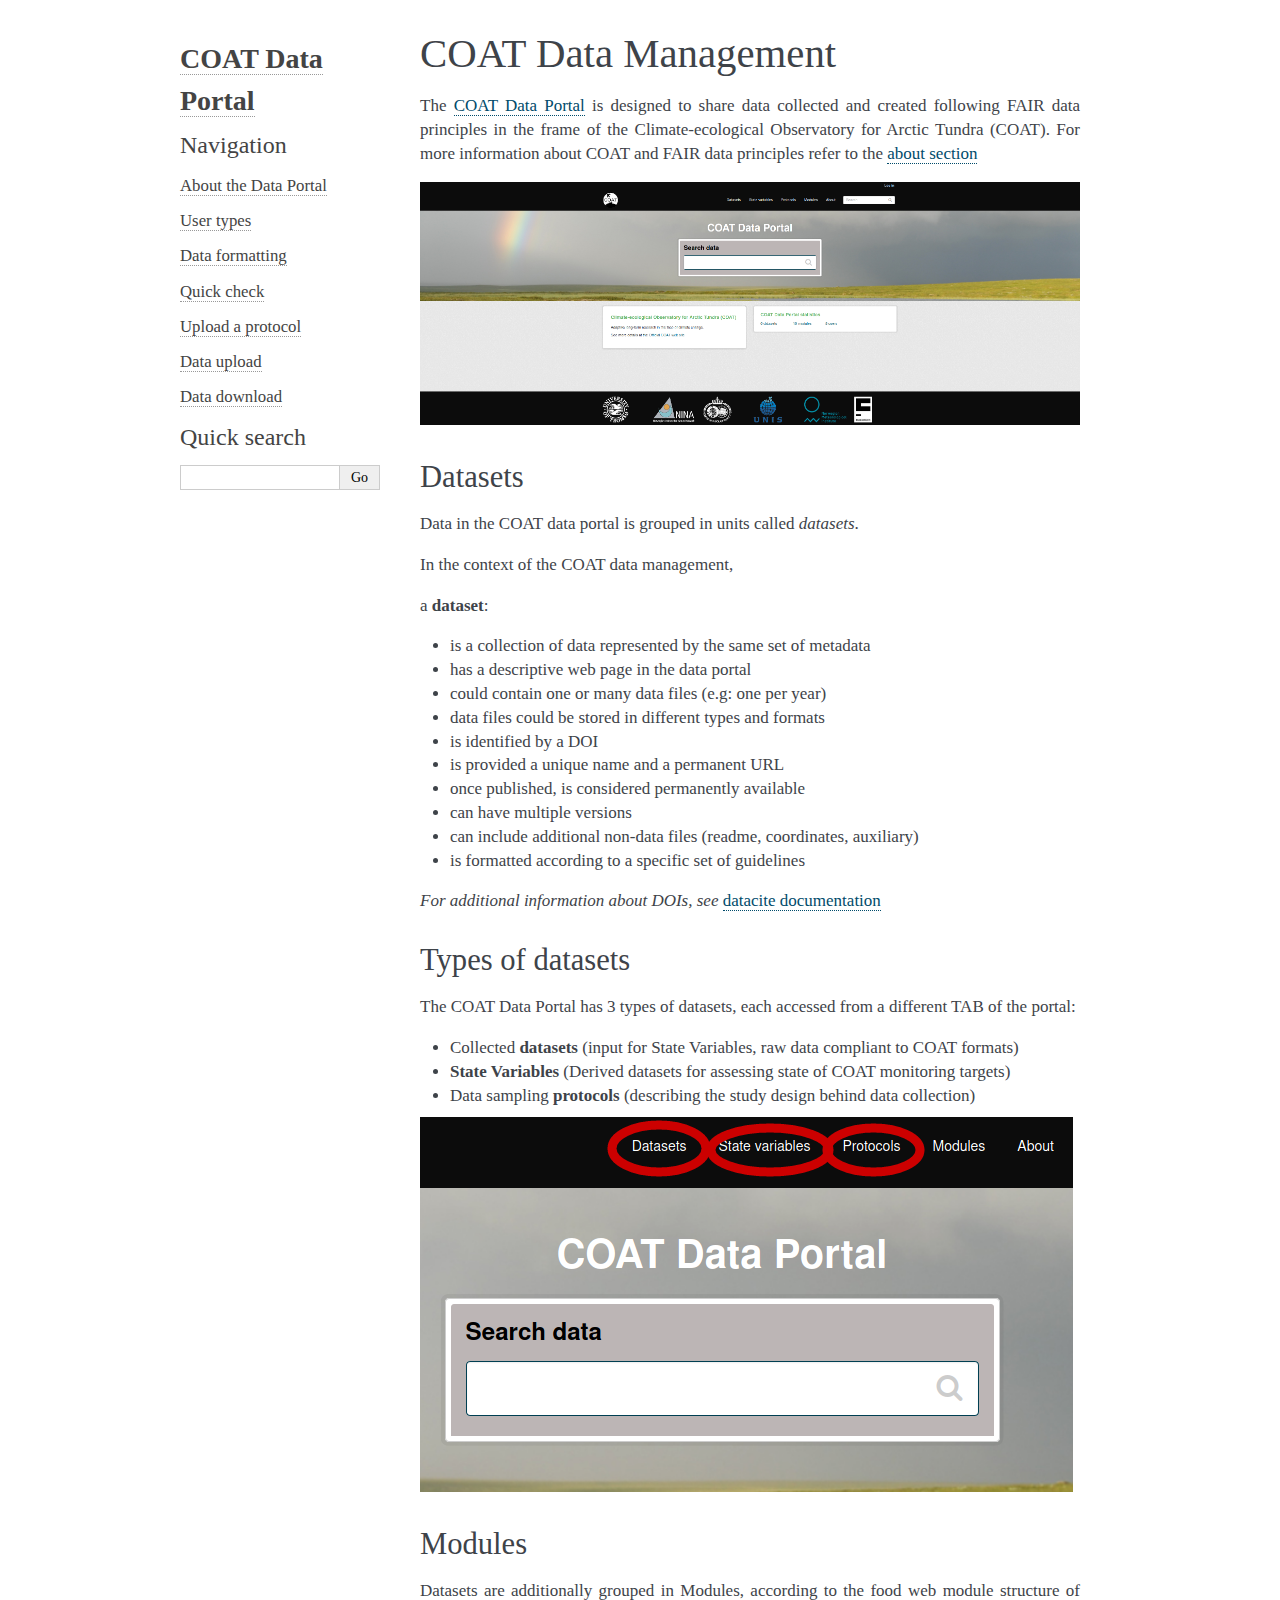
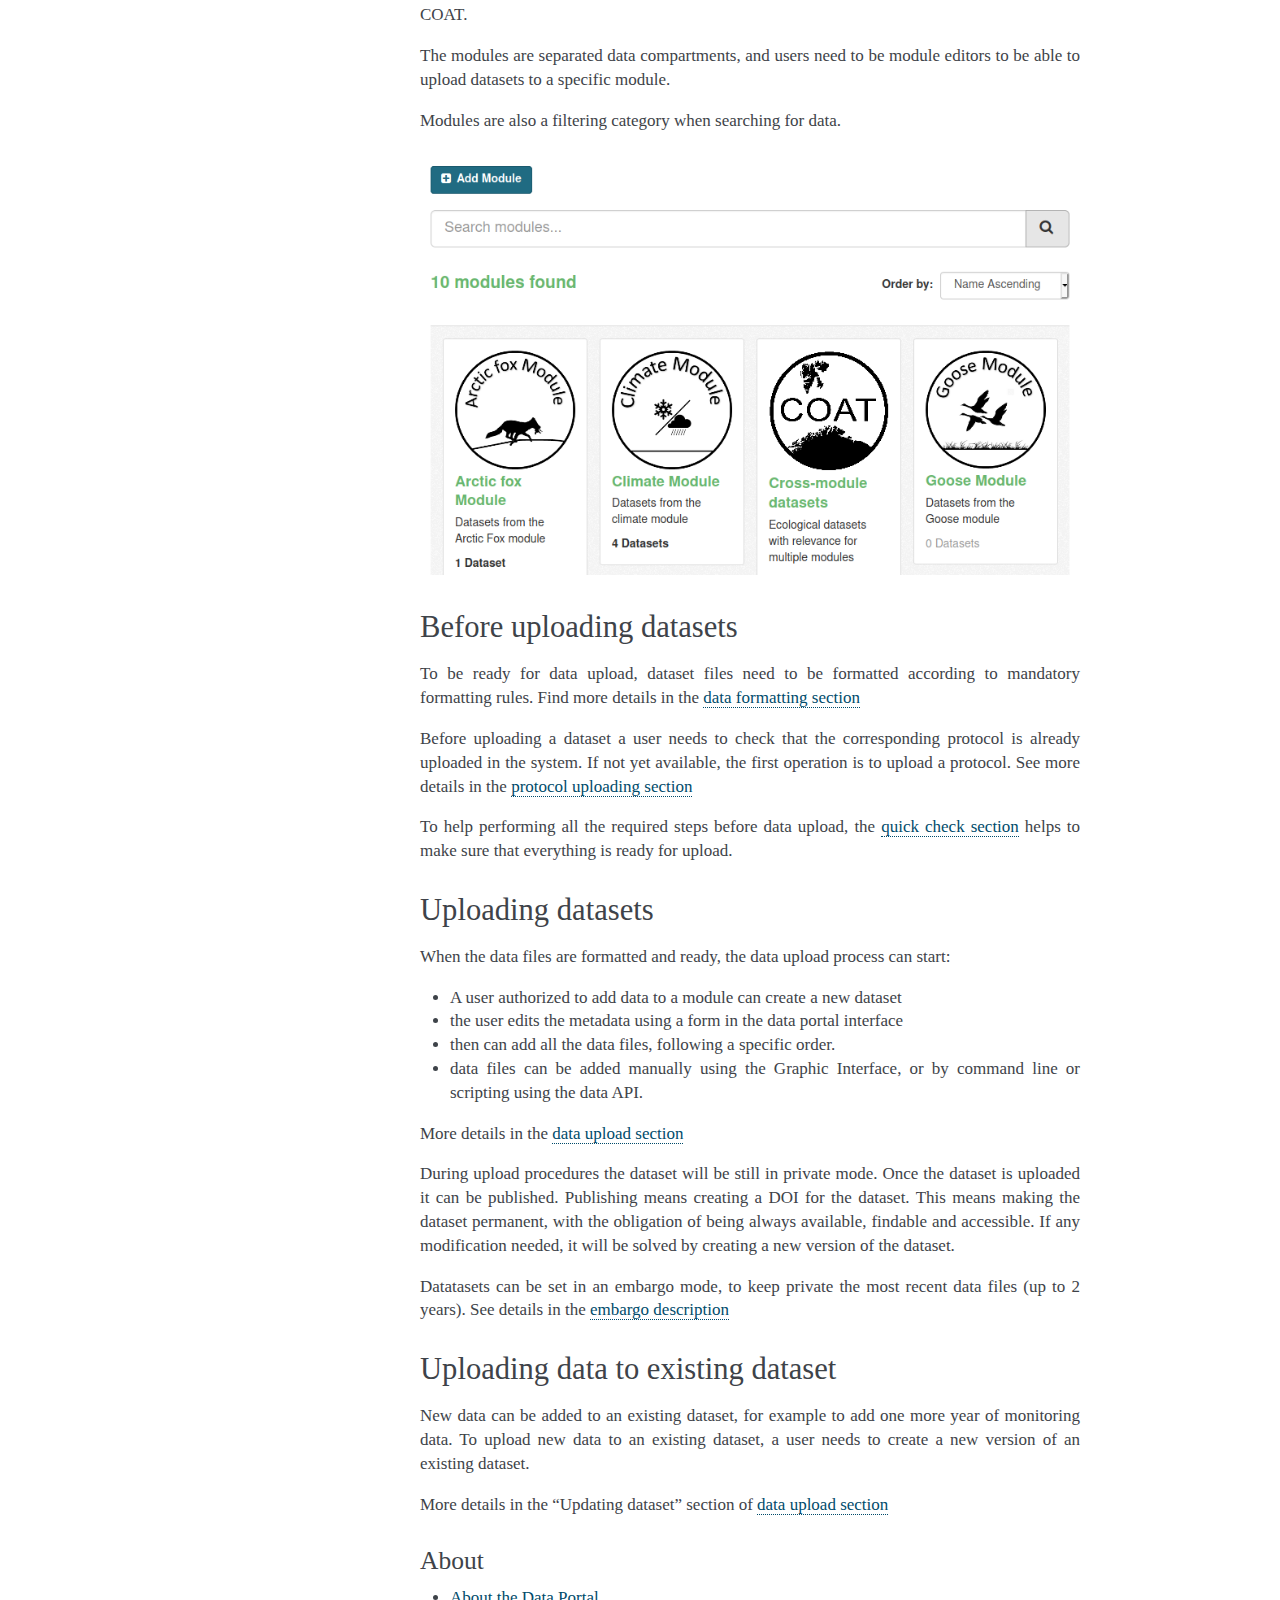
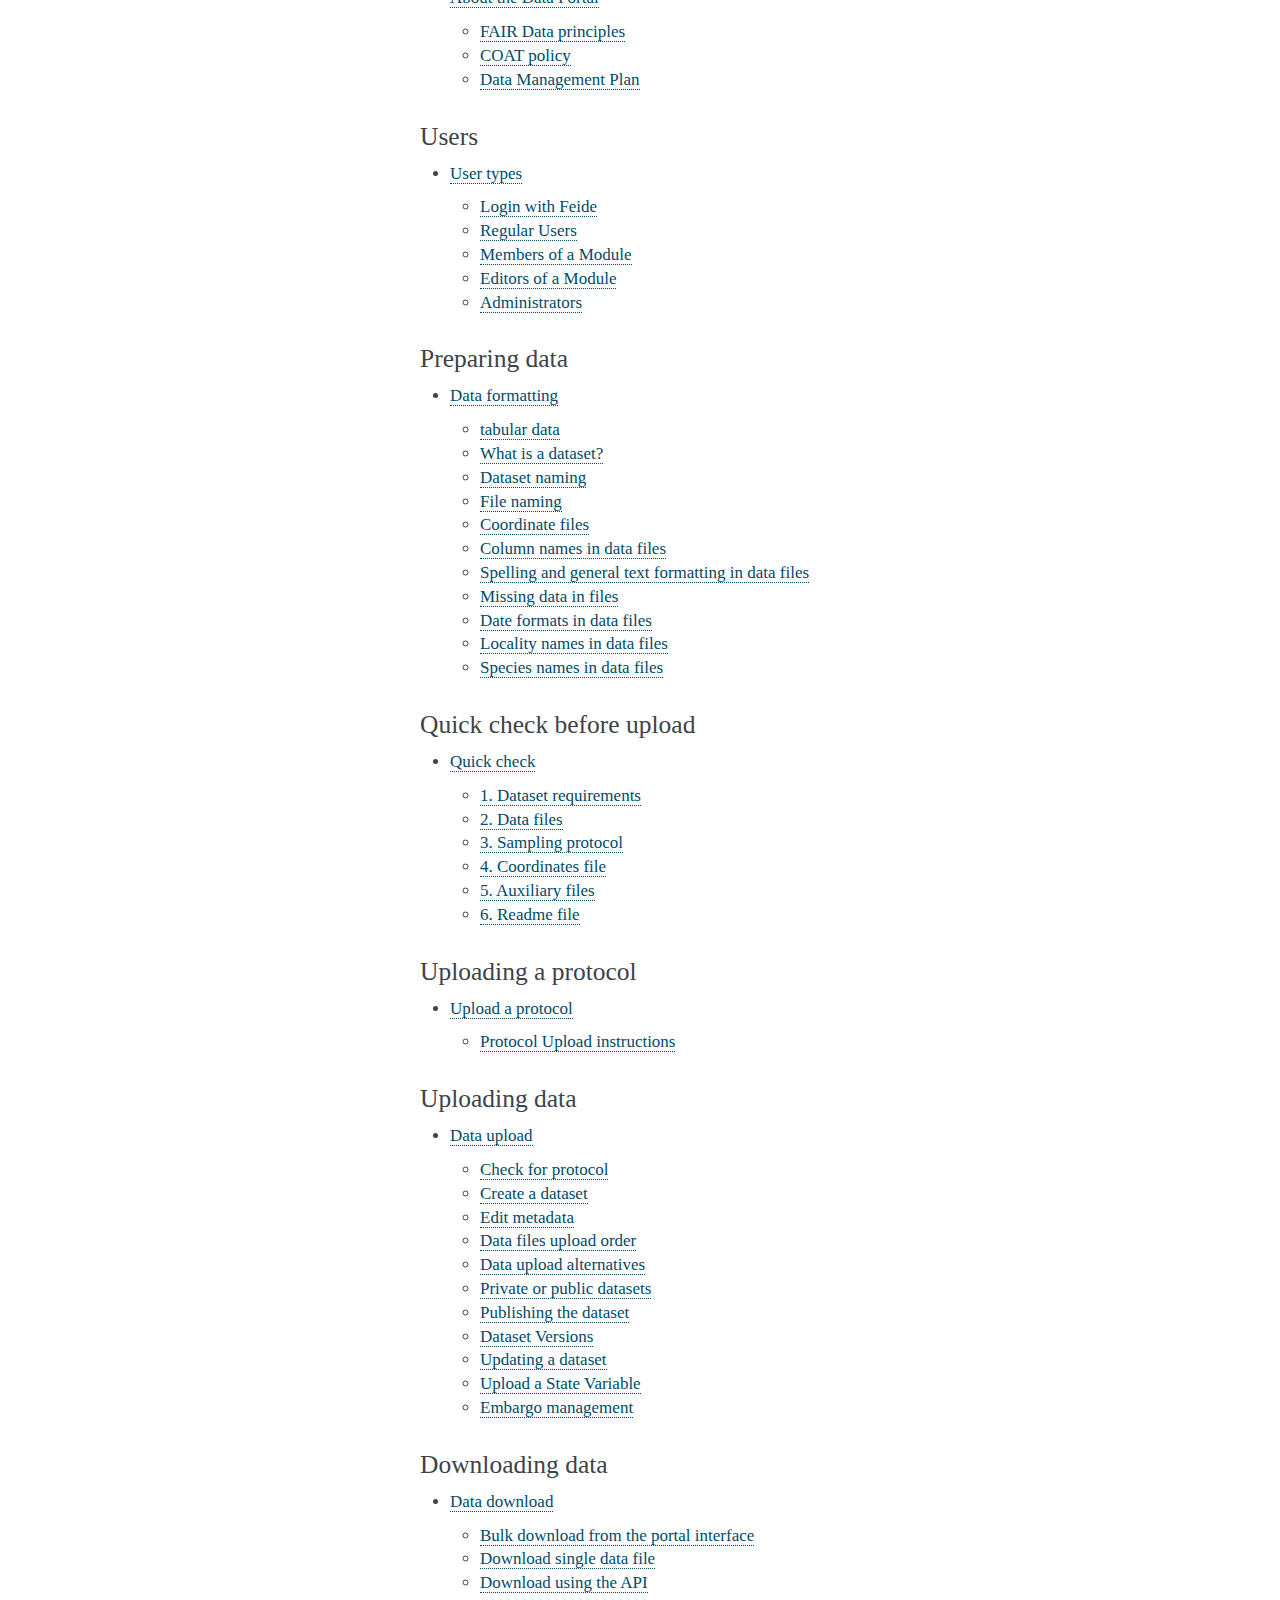
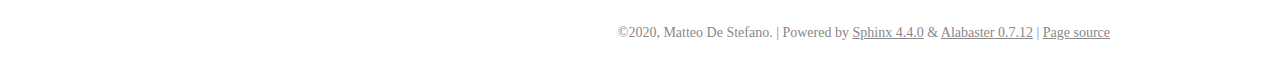
<file: index.html>
<!DOCTYPE html>

<html>
  <head>
    <meta charset="utf-8" />
    <meta name="viewport" content="width=device-width, initial-scale=1.0" /><meta name="generator" content="Docutils 0.17.1: http://docutils.sourceforge.net/" />

    <title>COAT Data Management &#8212; COAT Data Portal 0.1 documentation</title>
    <link rel="stylesheet" type="text/css" href="_static/pygments.css" />
    <link rel="stylesheet" type="text/css" href="_static/alabaster.css" />
    <script data-url_root="./" id="documentation_options" src="_static/documentation_options.js"></script>
    <script src="_static/jquery.js"></script>
    <script src="_static/underscore.js"></script>
    <script src="_static/doctools.js"></script>
    <link rel="author" title="About these documents" href="about.html" />
    <link rel="index" title="Index" href="genindex.html" />
    <link rel="search" title="Search" href="search.html" />
    <link rel="next" title="About the Data Portal" href="about.html" />
   
  <link rel="stylesheet" href="_static/custom.css" type="text/css" />
  
  
  <meta name="viewport" content="width=device-width, initial-scale=0.9, maximum-scale=0.9" />

  </head><body>
  

    <div class="document">
      <div class="documentwrapper">
        <div class="bodywrapper">
          

          <div class="body" role="main">
            
  <section id="coat-data-management">
<h1>COAT Data Management<a class="headerlink" href="#coat-data-management" title="Permalink to this headline">¶</a></h1>
<p>The <a class="reference external" href="https://data.coat.no">COAT Data Portal</a> is designed to share data collected and created following
FAIR data principles in the frame of the Climate-ecological Observatory for Arctic Tundra (COAT). For more information about COAT and FAIR data principles
refer to the <a class="reference internal" href="about.html#about"><span class="std std-ref">about section</span></a></p>
<img alt="_images/dataportal_homepage_screenshot.png" src="_images/dataportal_homepage_screenshot.png" />
<section id="datasets">
<h2>Datasets<a class="headerlink" href="#datasets" title="Permalink to this headline">¶</a></h2>
<p>Data in the COAT data portal is grouped in units called <em>datasets</em>.</p>
<p>In the context of the COAT data management,</p>
<p>a <strong>dataset</strong>:</p>
<ul class="simple">
<li><p>is a collection of data represented by the same set of metadata</p></li>
<li><p>has a descriptive web page in the data portal</p></li>
<li><p>could contain one or many data files (e.g: one per year)</p></li>
<li><p>data files could be stored in different types and formats</p></li>
<li><p>is identified by a DOI</p></li>
<li><p>is provided a unique name and a permanent URL</p></li>
<li><p>once published, is considered permanently available</p></li>
<li><p>can have multiple versions</p></li>
<li><p>can include additional non-data files (readme, coordinates, auxiliary)</p></li>
<li><p>is formatted according to a specific set of guidelines</p></li>
</ul>
<p><em>For additional information about DOIs, see</em> <a class="reference external" href="https://datacite.org/dois.html">datacite documentation</a></p>
</section>
<section id="types-of-datasets">
<h2>Types of datasets<a class="headerlink" href="#types-of-datasets" title="Permalink to this headline">¶</a></h2>
<p>The COAT Data Portal has 3 types of datasets, each accessed from a different TAB of the portal:</p>
<ul class="simple">
<li><p>Collected <strong>datasets</strong> (input for State Variables, raw data compliant to COAT formats)</p></li>
<li><p><strong>State Variables</strong> (Derived datasets for assessing state of COAT monitoring targets)</p></li>
<li><p>Data sampling <strong>protocols</strong> (describing the study design behind data collection)</p></li>
</ul>
<img alt="_images/tabs.png" src="_images/tabs.png" />
</section>
<section id="modules">
<h2>Modules<a class="headerlink" href="#modules" title="Permalink to this headline">¶</a></h2>
<p>Datasets are additionally grouped in Modules, according to the food web module structure of COAT.</p>
<p>The modules are separated data compartments, and users need to be module editors
to be able to upload datasets to a specific module.</p>
<p>Modules are also a filtering category when searching for data.</p>
<img alt="_images/modules.png" src="_images/modules.png" />
</section>
<section id="before-uploading-datasets">
<h2>Before uploading datasets<a class="headerlink" href="#before-uploading-datasets" title="Permalink to this headline">¶</a></h2>
<p>To be ready for data upload, dataset files need to be formatted according to mandatory formatting rules.
Find more details in the <a class="reference internal" href="formatting.html#formatting"><span class="std std-ref">data formatting section</span></a></p>
<p>Before uploading a dataset a user needs to check that the corresponding protocol is already uploaded in the system.
If not yet available, the first operation is to upload a protocol. See more details in the <a class="reference internal" href="protocol.html#protocol"><span class="std std-ref">protocol uploading section</span></a></p>
<p>To help performing all the required steps before data upload, the <a class="reference internal" href="check.html#check"><span class="std std-ref">quick check section</span></a> helps to make sure that everything is ready for upload.</p>
</section>
<section id="uploading-datasets">
<h2>Uploading datasets<a class="headerlink" href="#uploading-datasets" title="Permalink to this headline">¶</a></h2>
<p>When the data files are formatted and ready, the data upload process can start:</p>
<ul class="simple">
<li><p>A user authorized to add data to a module can create a new dataset</p></li>
<li><p>the user edits the metadata using a form in the data portal interface</p></li>
<li><p>then can add all the data files, following a specific order.</p></li>
<li><p>data files can be added manually using the Graphic Interface, or by command line or scripting using the data API.</p></li>
</ul>
<p>More details in the <a class="reference internal" href="data.html#data"><span class="std std-ref">data upload section</span></a></p>
<p>During upload procedures the dataset will be still in private mode. Once the dataset is uploaded it can be published.
Publishing means creating a DOI for the dataset. This means making the dataset permanent,
with the obligation of being always available, findable and accessible. If any modification needed,
it will be solved by creating a new version of the dataset.</p>
<p>Datatasets can be set in an embargo mode, to keep private the most recent data files (up to 2 years).
See details in the <a class="reference internal" href="data.html#embargo"><span class="std std-ref">embargo description</span></a></p>
</section>
<section id="uploading-data-to-existing-dataset">
<h2>Uploading data to existing dataset<a class="headerlink" href="#uploading-data-to-existing-dataset" title="Permalink to this headline">¶</a></h2>
<p>New data can be added to an existing dataset, for example to add one more year of monitoring data.
To upload new data to an existing dataset, a user needs to create a new version of an existing dataset.</p>
<p>More details in the “Updating dataset” section of <a class="reference internal" href="data.html#updating"><span class="std std-ref">data upload section</span></a></p>
<section id="about">
<h3>About<a class="headerlink" href="#about" title="Permalink to this headline">¶</a></h3>
<div class="toctree-wrapper compound">
<ul>
<li class="toctree-l1"><a class="reference internal" href="about.html">About the Data Portal</a><ul>
<li class="toctree-l2"><a class="reference internal" href="about.html#fair-data-principles">FAIR Data principles</a></li>
<li class="toctree-l2"><a class="reference internal" href="about.html#coat-policy">COAT policy</a></li>
<li class="toctree-l2"><a class="reference internal" href="about.html#data-management-plan">Data Management Plan</a></li>
</ul>
</li>
</ul>
</div>
</section>
<section id="users">
<h3>Users<a class="headerlink" href="#users" title="Permalink to this headline">¶</a></h3>
<div class="toctree-wrapper compound">
<ul>
<li class="toctree-l1"><a class="reference internal" href="users.html">User types</a><ul>
<li class="toctree-l2"><a class="reference internal" href="users.html#login-with-feide">Login with Feide</a></li>
<li class="toctree-l2"><a class="reference internal" href="users.html#regular-users">Regular Users</a></li>
<li class="toctree-l2"><a class="reference internal" href="users.html#members-of-a-module">Members of a Module</a></li>
<li class="toctree-l2"><a class="reference internal" href="users.html#editors-of-a-module">Editors of a Module</a></li>
<li class="toctree-l2"><a class="reference internal" href="users.html#administrators">Administrators</a></li>
</ul>
</li>
</ul>
</div>
</section>
<section id="preparing-data">
<h3>Preparing data<a class="headerlink" href="#preparing-data" title="Permalink to this headline">¶</a></h3>
<div class="toctree-wrapper compound">
<ul>
<li class="toctree-l1"><a class="reference internal" href="formatting.html">Data formatting</a><ul>
<li class="toctree-l2"><a class="reference internal" href="formatting.html#tabular-data">tabular data</a></li>
<li class="toctree-l2"><a class="reference internal" href="formatting.html#what-is-a-dataset">What is a dataset?</a></li>
<li class="toctree-l2"><a class="reference internal" href="formatting.html#dataset-naming">Dataset naming</a></li>
<li class="toctree-l2"><a class="reference internal" href="formatting.html#file-naming">File naming</a></li>
<li class="toctree-l2"><a class="reference internal" href="formatting.html#coordinate-files">Coordinate files</a></li>
<li class="toctree-l2"><a class="reference internal" href="formatting.html#column-names-in-data-files">Column names in data files</a></li>
<li class="toctree-l2"><a class="reference internal" href="formatting.html#spelling-and-general-text-formatting-in-data-files">Spelling and general text formatting in data files</a></li>
<li class="toctree-l2"><a class="reference internal" href="formatting.html#missing-data-in-files">Missing data in files</a></li>
<li class="toctree-l2"><a class="reference internal" href="formatting.html#date-formats-in-data-files">Date formats in data files</a></li>
<li class="toctree-l2"><a class="reference internal" href="formatting.html#locality-names-in-data-files">Locality names in data files</a></li>
<li class="toctree-l2"><a class="reference internal" href="formatting.html#species-names-in-data-files">Species names in data files</a></li>
</ul>
</li>
</ul>
</div>
</section>
<section id="quick-check-before-upload">
<h3>Quick check before upload<a class="headerlink" href="#quick-check-before-upload" title="Permalink to this headline">¶</a></h3>
<div class="toctree-wrapper compound">
<ul>
<li class="toctree-l1"><a class="reference internal" href="check.html">Quick check</a><ul>
<li class="toctree-l2"><a class="reference internal" href="check.html#dataset-requirements">1. Dataset requirements</a></li>
<li class="toctree-l2"><a class="reference internal" href="check.html#data-files">2. Data files</a></li>
<li class="toctree-l2"><a class="reference internal" href="check.html#sampling-protocol">3. Sampling protocol</a></li>
<li class="toctree-l2"><a class="reference internal" href="check.html#coordinates-file">4. Coordinates file</a></li>
<li class="toctree-l2"><a class="reference internal" href="check.html#auxiliary-files">5. Auxiliary files</a></li>
<li class="toctree-l2"><a class="reference internal" href="check.html#readme-file">6. Readme file</a></li>
</ul>
</li>
</ul>
</div>
</section>
<section id="uploading-a-protocol">
<h3>Uploading a protocol<a class="headerlink" href="#uploading-a-protocol" title="Permalink to this headline">¶</a></h3>
<div class="toctree-wrapper compound">
<ul>
<li class="toctree-l1"><a class="reference internal" href="protocol.html">Upload a protocol</a><ul>
<li class="toctree-l2"><a class="reference internal" href="protocol.html#protocol-upload-instructions">Protocol Upload instructions</a></li>
</ul>
</li>
</ul>
</div>
</section>
<section id="uploading-data">
<h3>Uploading data<a class="headerlink" href="#uploading-data" title="Permalink to this headline">¶</a></h3>
<div class="toctree-wrapper compound">
<ul>
<li class="toctree-l1"><a class="reference internal" href="data.html">Data upload</a><ul>
<li class="toctree-l2"><a class="reference internal" href="data.html#check-for-protocol">Check for protocol</a></li>
<li class="toctree-l2"><a class="reference internal" href="data.html#create-a-dataset">Create a dataset</a></li>
<li class="toctree-l2"><a class="reference internal" href="data.html#edit-metadata">Edit metadata</a></li>
<li class="toctree-l2"><a class="reference internal" href="data.html#data-files-upload-order">Data files upload order</a></li>
<li class="toctree-l2"><a class="reference internal" href="data.html#data-upload-alternatives">Data upload alternatives</a></li>
<li class="toctree-l2"><a class="reference internal" href="data.html#private-or-public-datasets">Private or public datasets</a></li>
<li class="toctree-l2"><a class="reference internal" href="data.html#publishing-the-dataset">Publishing the dataset</a></li>
<li class="toctree-l2"><a class="reference internal" href="data.html#dataset-versions">Dataset Versions</a></li>
<li class="toctree-l2"><a class="reference internal" href="data.html#updating-a-dataset">Updating a dataset</a></li>
<li class="toctree-l2"><a class="reference internal" href="data.html#upload-a-state-variable">Upload a State Variable</a></li>
<li class="toctree-l2"><a class="reference internal" href="data.html#embargo-management">Embargo management</a></li>
</ul>
</li>
</ul>
</div>
</section>
<section id="downloading-data">
<h3>Downloading data<a class="headerlink" href="#downloading-data" title="Permalink to this headline">¶</a></h3>
<div class="toctree-wrapper compound">
<ul>
<li class="toctree-l1"><a class="reference internal" href="download.html">Data download</a><ul>
<li class="toctree-l2"><a class="reference internal" href="download.html#bulk-download-from-the-portal-interface">Bulk download from the portal interface</a></li>
<li class="toctree-l2"><a class="reference internal" href="download.html#download-single-data-file">Download single data file</a></li>
<li class="toctree-l2"><a class="reference internal" href="download.html#download-using-the-api">Download using the API</a></li>
</ul>
</li>
</ul>
</div>
</section>
</section>
</section>


          </div>
          
        </div>
      </div>
      <div class="sphinxsidebar" role="navigation" aria-label="main navigation">
        <div class="sphinxsidebarwrapper">
<h1 class="logo"><a href="#">COAT Data Portal</a></h1>








<h3>Navigation</h3>
<ul>
<li class="toctree-l1"><a class="reference internal" href="about.html">About the Data Portal</a></li>
</ul>
<ul>
<li class="toctree-l1"><a class="reference internal" href="users.html">User types</a></li>
</ul>
<ul>
<li class="toctree-l1"><a class="reference internal" href="formatting.html">Data formatting</a></li>
</ul>
<ul>
<li class="toctree-l1"><a class="reference internal" href="check.html">Quick check</a></li>
</ul>
<ul>
<li class="toctree-l1"><a class="reference internal" href="protocol.html">Upload a protocol</a></li>
</ul>
<ul>
<li class="toctree-l1"><a class="reference internal" href="data.html">Data upload</a></li>
</ul>
<ul>
<li class="toctree-l1"><a class="reference internal" href="download.html">Data download</a></li>
</ul>

<div class="relations">
<h3>Related Topics</h3>
<ul>
  <li><a href="#">Documentation overview</a><ul>
      <li>Next: <a href="about.html" title="next chapter">About the Data Portal</a></li>
  </ul></li>
</ul>
</div>
<div id="searchbox" style="display: none" role="search">
  <h3 id="searchlabel">Quick search</h3>
    <div class="searchformwrapper">
    <form class="search" action="search.html" method="get">
      <input type="text" name="q" aria-labelledby="searchlabel" autocomplete="off" autocorrect="off" autocapitalize="off" spellcheck="false"/>
      <input type="submit" value="Go" />
    </form>
    </div>
</div>
<script>$('#searchbox').show(0);</script>








        </div>
      </div>
      <div class="clearer"></div>
    </div>
    <div class="footer">
      &copy;2020, Matteo De Stefano.
      
      |
      Powered by <a href="http://sphinx-doc.org/">Sphinx 4.4.0</a>
      &amp; <a href="https://github.com/bitprophet/alabaster">Alabaster 0.7.12</a>
      
      |
      <a href="_sources/index.rst.txt"
          rel="nofollow">Page source</a>
    </div>

    

    
  </body>
</html>
</file>
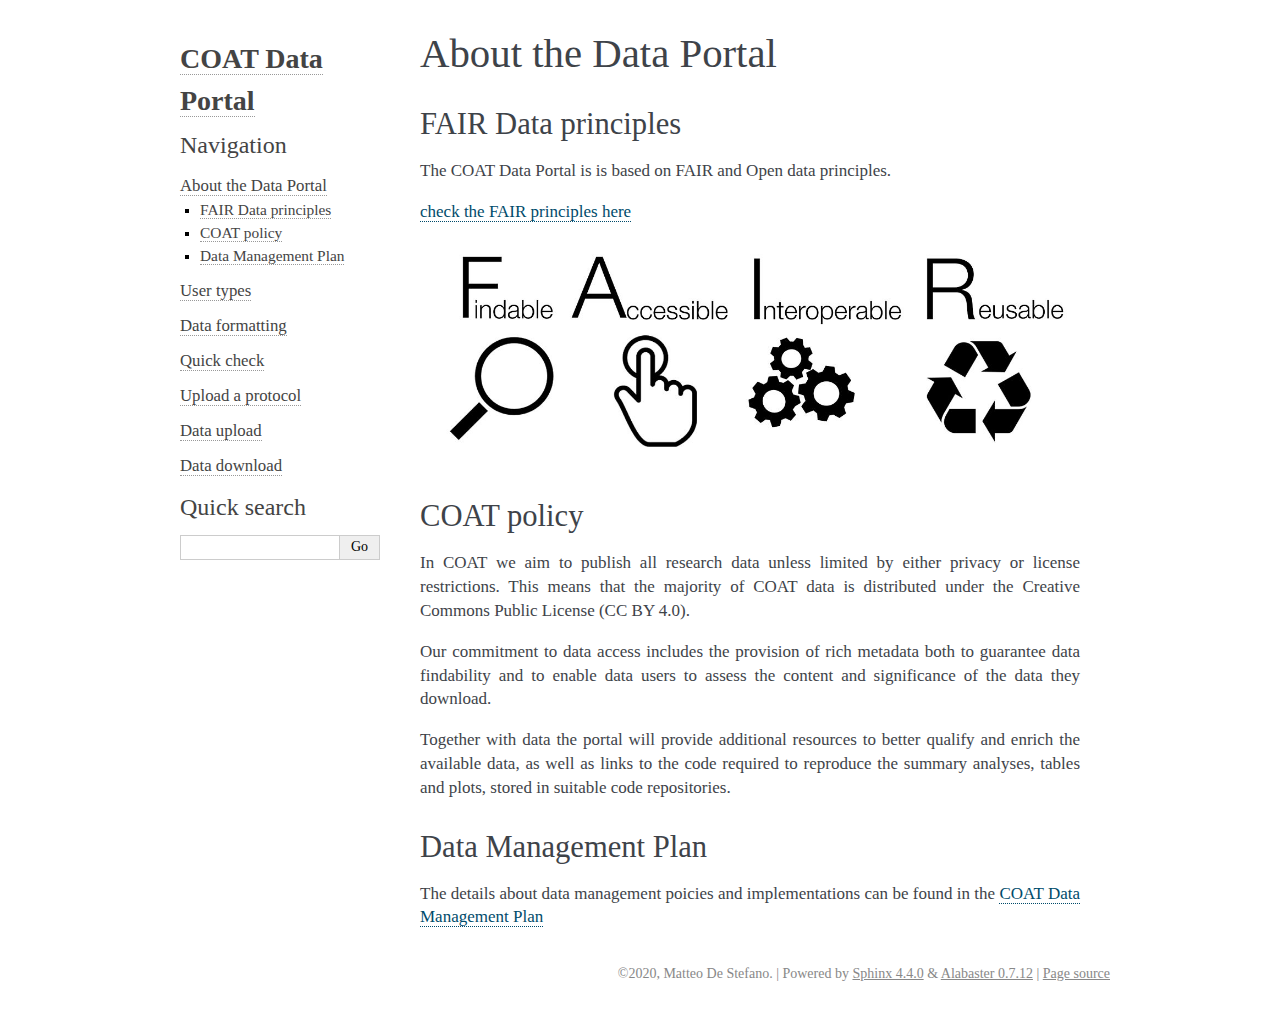
<file: about.html>
<!DOCTYPE html>

<html>
  <head>
    <meta charset="utf-8" />
    <meta name="viewport" content="width=device-width, initial-scale=1.0" /><meta name="generator" content="Docutils 0.17.1: http://docutils.sourceforge.net/" />

    <title>About the Data Portal &#8212; COAT Data Portal 0.1 documentation</title>
    <link rel="stylesheet" type="text/css" href="_static/pygments.css" />
    <link rel="stylesheet" type="text/css" href="_static/alabaster.css" />
    <script data-url_root="./" id="documentation_options" src="_static/documentation_options.js"></script>
    <script src="_static/jquery.js"></script>
    <script src="_static/underscore.js"></script>
    <script src="_static/doctools.js"></script>
    <link rel="author" title="About these documents" href="#" />
    <link rel="index" title="Index" href="genindex.html" />
    <link rel="search" title="Search" href="search.html" />
    <link rel="next" title="User types" href="users.html" />
    <link rel="prev" title="COAT Data Management" href="index.html" />
   
  <link rel="stylesheet" href="_static/custom.css" type="text/css" />
  
  
  <meta name="viewport" content="width=device-width, initial-scale=0.9, maximum-scale=0.9" />

  </head><body>
  

    <div class="document">
      <div class="documentwrapper">
        <div class="bodywrapper">
          

          <div class="body" role="main">
            
  <section id="about-the-data-portal">
<span id="about"></span><h1>About the Data Portal<a class="headerlink" href="#about-the-data-portal" title="Permalink to this headline">¶</a></h1>
<section id="fair-data-principles">
<h2>FAIR Data principles<a class="headerlink" href="#fair-data-principles" title="Permalink to this headline">¶</a></h2>
<p>The COAT Data Portal is is based on FAIR and Open data principles.</p>
<p><a class="reference external" href="https://www.go-fair.org/fair-principles/">check the FAIR principles here</a></p>
<img alt="_images/FAIR_data_principles.jpg" src="_images/FAIR_data_principles.jpg" />
</section>
<section id="coat-policy">
<h2>COAT policy<a class="headerlink" href="#coat-policy" title="Permalink to this headline">¶</a></h2>
<p>In COAT we aim to publish all research data unless limited by either privacy or license restrictions.
This means that the majority of COAT data is distributed under the Creative Commons Public License (CC BY 4.0).</p>
<p>Our commitment to data access includes the provision of rich metadata both to guarantee data findability
and to enable data users to assess the content and significance of the data they download.</p>
<p>Together with data the portal will provide additional resources to better qualify and enrich the available data,
as well as links to the code required to reproduce the summary analyses, tables and plots,
stored in suitable code repositories.</p>
</section>
<section id="data-management-plan">
<h2>Data Management Plan<a class="headerlink" href="#data-management-plan" title="Permalink to this headline">¶</a></h2>
<p>The details about data management poicies and implementations can be found in the
<a class="reference external" href="https://data.coat.no/dataset/d854b87c-ce4d-49fe-9704-c72b9333506f/resource/45404559-6c00-4061-a93b-bfeca8e09187/download/coat-data-management-plan-v1.1.pdf">COAT Data Management Plan</a></p>
</section>
</section>


          </div>
          
        </div>
      </div>
      <div class="sphinxsidebar" role="navigation" aria-label="main navigation">
        <div class="sphinxsidebarwrapper">
<h1 class="logo"><a href="index.html">COAT Data Portal</a></h1>








<h3>Navigation</h3>
<ul class="current">
<li class="toctree-l1 current"><a class="current reference internal" href="#">About the Data Portal</a><ul>
<li class="toctree-l2"><a class="reference internal" href="#fair-data-principles">FAIR Data principles</a></li>
<li class="toctree-l2"><a class="reference internal" href="#coat-policy">COAT policy</a></li>
<li class="toctree-l2"><a class="reference internal" href="#data-management-plan">Data Management Plan</a></li>
</ul>
</li>
</ul>
<ul>
<li class="toctree-l1"><a class="reference internal" href="users.html">User types</a></li>
</ul>
<ul>
<li class="toctree-l1"><a class="reference internal" href="formatting.html">Data formatting</a></li>
</ul>
<ul>
<li class="toctree-l1"><a class="reference internal" href="check.html">Quick check</a></li>
</ul>
<ul>
<li class="toctree-l1"><a class="reference internal" href="protocol.html">Upload a protocol</a></li>
</ul>
<ul>
<li class="toctree-l1"><a class="reference internal" href="data.html">Data upload</a></li>
</ul>
<ul>
<li class="toctree-l1"><a class="reference internal" href="download.html">Data download</a></li>
</ul>

<div class="relations">
<h3>Related Topics</h3>
<ul>
  <li><a href="index.html">Documentation overview</a><ul>
      <li>Previous: <a href="index.html" title="previous chapter">COAT Data Management</a></li>
      <li>Next: <a href="users.html" title="next chapter">User types</a></li>
  </ul></li>
</ul>
</div>
<div id="searchbox" style="display: none" role="search">
  <h3 id="searchlabel">Quick search</h3>
    <div class="searchformwrapper">
    <form class="search" action="search.html" method="get">
      <input type="text" name="q" aria-labelledby="searchlabel" autocomplete="off" autocorrect="off" autocapitalize="off" spellcheck="false"/>
      <input type="submit" value="Go" />
    </form>
    </div>
</div>
<script>$('#searchbox').show(0);</script>








        </div>
      </div>
      <div class="clearer"></div>
    </div>
    <div class="footer">
      &copy;2020, Matteo De Stefano.
      
      |
      Powered by <a href="http://sphinx-doc.org/">Sphinx 4.4.0</a>
      &amp; <a href="https://github.com/bitprophet/alabaster">Alabaster 0.7.12</a>
      
      |
      <a href="_sources/about.rst.txt"
          rel="nofollow">Page source</a>
    </div>

    

    
  </body>
</html>
</file>
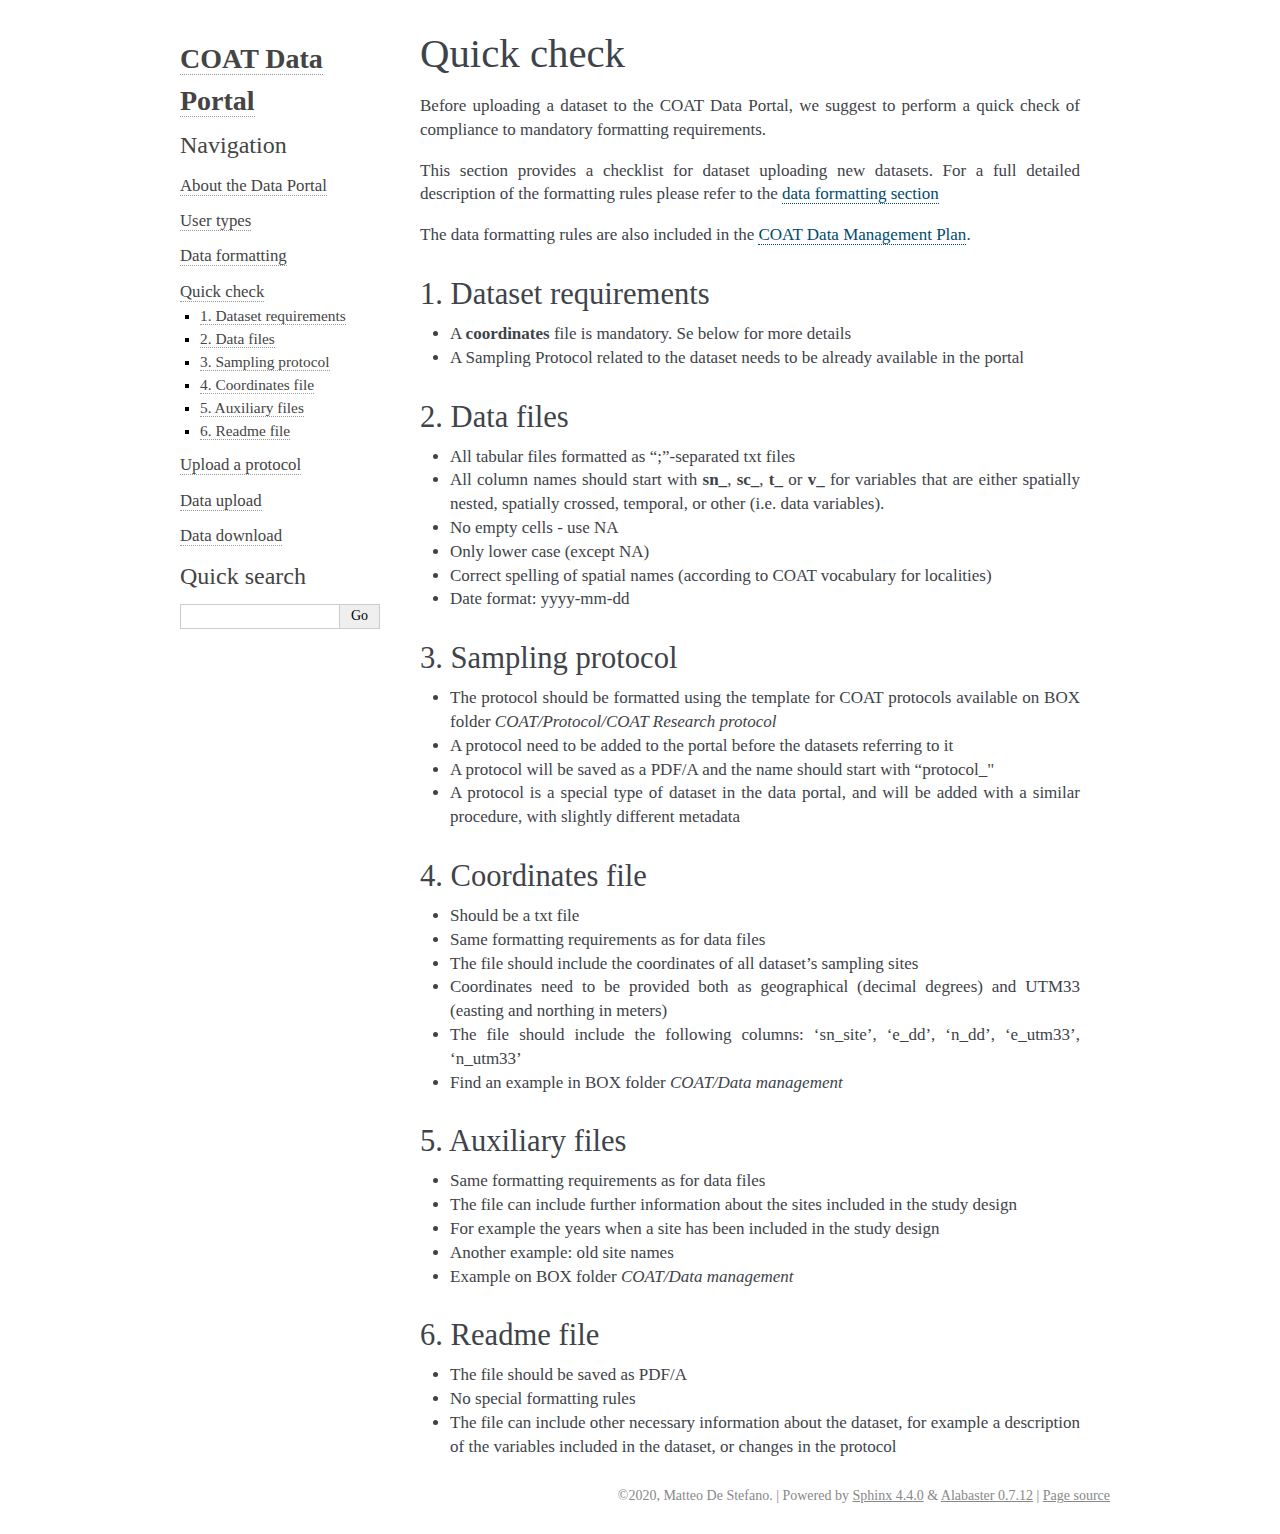
<file: check.html>
<!DOCTYPE html>

<html>
  <head>
    <meta charset="utf-8" />
    <meta name="viewport" content="width=device-width, initial-scale=1.0" /><meta name="generator" content="Docutils 0.17.1: http://docutils.sourceforge.net/" />

    <title>Quick check &#8212; COAT Data Portal 0.1 documentation</title>
    <link rel="stylesheet" type="text/css" href="_static/pygments.css" />
    <link rel="stylesheet" type="text/css" href="_static/alabaster.css" />
    <script data-url_root="./" id="documentation_options" src="_static/documentation_options.js"></script>
    <script src="_static/jquery.js"></script>
    <script src="_static/underscore.js"></script>
    <script src="_static/doctools.js"></script>
    <link rel="author" title="About these documents" href="about.html" />
    <link rel="index" title="Index" href="genindex.html" />
    <link rel="search" title="Search" href="search.html" />
    <link rel="next" title="Upload a protocol" href="protocol.html" />
    <link rel="prev" title="Data formatting" href="formatting.html" />
   
  <link rel="stylesheet" href="_static/custom.css" type="text/css" />
  
  
  <meta name="viewport" content="width=device-width, initial-scale=0.9, maximum-scale=0.9" />

  </head><body>
  

    <div class="document">
      <div class="documentwrapper">
        <div class="bodywrapper">
          

          <div class="body" role="main">
            
  <section id="quick-check">
<span id="check"></span><h1>Quick check<a class="headerlink" href="#quick-check" title="Permalink to this headline">¶</a></h1>
<p>Before uploading a dataset to the COAT Data Portal, we suggest to perform a quick check
of compliance to mandatory formatting requirements.</p>
<p>This section provides a checklist for dataset uploading new datasets.
For a full detailed description of the formatting rules please refer to the <a class="reference internal" href="formatting.html#formatting"><span class="std std-ref">data formatting section</span></a></p>
<p>The data formatting rules are also included in the
<a class="reference external" href="https://data.coat.no/dataset/d854b87c-ce4d-49fe-9704-c72b9333506f/resource/45404559-6c00-4061-a93b-bfeca8e09187/download/coat-data-management-plan-v1.1.pdf">COAT Data Management Plan</a>.</p>
<section id="dataset-requirements">
<h2>1. Dataset requirements<a class="headerlink" href="#dataset-requirements" title="Permalink to this headline">¶</a></h2>
<ul class="simple">
<li><p>A <strong>coordinates</strong> file is mandatory. Se below for more details</p></li>
<li><p>A Sampling Protocol related to the dataset needs to be already available in the portal</p></li>
</ul>
</section>
<section id="data-files">
<h2>2. Data files<a class="headerlink" href="#data-files" title="Permalink to this headline">¶</a></h2>
<ul class="simple">
<li><p>All tabular files formatted as “;”-separated txt files</p></li>
<li><p>All column names should start with <strong>sn_</strong>, <strong>sc_</strong>, <strong>t_</strong> or <strong>v_</strong> for variables that are either spatially nested, spatially crossed, temporal, or other (i.e. data variables).</p></li>
<li><p>No empty cells - use NA</p></li>
<li><p>Only lower case (except NA)</p></li>
<li><p>Correct spelling of spatial names (according to COAT vocabulary for localities)</p></li>
<li><p>Date format: yyyy-mm-dd</p></li>
</ul>
</section>
<section id="sampling-protocol">
<h2>3. Sampling protocol<a class="headerlink" href="#sampling-protocol" title="Permalink to this headline">¶</a></h2>
<ul class="simple">
<li><p>The protocol should be formatted using the template for COAT protocols available on BOX folder <em>COAT/Protocol/COAT Research protocol</em></p></li>
<li><p>A protocol need to be added to the portal before the datasets referring to it</p></li>
<li><p>A protocol will be saved as a PDF/A and the name should start with “protocol_&quot;</p></li>
<li><p>A protocol is a special type of dataset in the data portal, and will be added with a similar procedure,
with slightly different metadata</p></li>
</ul>
</section>
<section id="coordinates-file">
<h2>4. Coordinates file<a class="headerlink" href="#coordinates-file" title="Permalink to this headline">¶</a></h2>
<ul class="simple">
<li><p>Should be a txt file</p></li>
<li><p>Same formatting requirements as for data files</p></li>
<li><p>The file should include the coordinates of all dataset’s sampling sites</p></li>
<li><p>Coordinates need to be provided both as geographical (decimal degrees) and UTM33 (easting and northing in meters)</p></li>
<li><p>The file should include the following columns: ‘sn_site’, ‘e_dd’, ‘n_dd’, ‘e_utm33’, ‘n_utm33’</p></li>
<li><p>Find an example in BOX folder <em>COAT/Data management</em></p></li>
</ul>
</section>
<section id="auxiliary-files">
<h2>5. Auxiliary files<a class="headerlink" href="#auxiliary-files" title="Permalink to this headline">¶</a></h2>
<ul class="simple">
<li><p>Same formatting requirements as for data files</p></li>
<li><p>The file can include further information about the sites included in the study design</p></li>
<li><p>For example the years when a site has been included in the study design</p></li>
<li><p>Another example: old site names</p></li>
<li><p>Example on BOX folder <em>COAT/Data management</em></p></li>
</ul>
</section>
<section id="readme-file">
<h2>6. Readme file<a class="headerlink" href="#readme-file" title="Permalink to this headline">¶</a></h2>
<ul class="simple">
<li><p>The file should be saved as PDF/A</p></li>
<li><p>No special formatting rules</p></li>
<li><p>The file can include other necessary information about the dataset,
for example a description of the variables included in the dataset, or changes in the protocol</p></li>
</ul>
</section>
</section>


          </div>
          
        </div>
      </div>
      <div class="sphinxsidebar" role="navigation" aria-label="main navigation">
        <div class="sphinxsidebarwrapper">
<h1 class="logo"><a href="index.html">COAT Data Portal</a></h1>








<h3>Navigation</h3>
<ul>
<li class="toctree-l1"><a class="reference internal" href="about.html">About the Data Portal</a></li>
</ul>
<ul>
<li class="toctree-l1"><a class="reference internal" href="users.html">User types</a></li>
</ul>
<ul>
<li class="toctree-l1"><a class="reference internal" href="formatting.html">Data formatting</a></li>
</ul>
<ul class="current">
<li class="toctree-l1 current"><a class="current reference internal" href="#">Quick check</a><ul>
<li class="toctree-l2"><a class="reference internal" href="#dataset-requirements">1. Dataset requirements</a></li>
<li class="toctree-l2"><a class="reference internal" href="#data-files">2. Data files</a></li>
<li class="toctree-l2"><a class="reference internal" href="#sampling-protocol">3. Sampling protocol</a></li>
<li class="toctree-l2"><a class="reference internal" href="#coordinates-file">4. Coordinates file</a></li>
<li class="toctree-l2"><a class="reference internal" href="#auxiliary-files">5. Auxiliary files</a></li>
<li class="toctree-l2"><a class="reference internal" href="#readme-file">6. Readme file</a></li>
</ul>
</li>
</ul>
<ul>
<li class="toctree-l1"><a class="reference internal" href="protocol.html">Upload a protocol</a></li>
</ul>
<ul>
<li class="toctree-l1"><a class="reference internal" href="data.html">Data upload</a></li>
</ul>
<ul>
<li class="toctree-l1"><a class="reference internal" href="download.html">Data download</a></li>
</ul>

<div class="relations">
<h3>Related Topics</h3>
<ul>
  <li><a href="index.html">Documentation overview</a><ul>
      <li>Previous: <a href="formatting.html" title="previous chapter">Data formatting</a></li>
      <li>Next: <a href="protocol.html" title="next chapter">Upload a protocol</a></li>
  </ul></li>
</ul>
</div>
<div id="searchbox" style="display: none" role="search">
  <h3 id="searchlabel">Quick search</h3>
    <div class="searchformwrapper">
    <form class="search" action="search.html" method="get">
      <input type="text" name="q" aria-labelledby="searchlabel" autocomplete="off" autocorrect="off" autocapitalize="off" spellcheck="false"/>
      <input type="submit" value="Go" />
    </form>
    </div>
</div>
<script>$('#searchbox').show(0);</script>








        </div>
      </div>
      <div class="clearer"></div>
    </div>
    <div class="footer">
      &copy;2020, Matteo De Stefano.
      
      |
      Powered by <a href="http://sphinx-doc.org/">Sphinx 4.4.0</a>
      &amp; <a href="https://github.com/bitprophet/alabaster">Alabaster 0.7.12</a>
      
      |
      <a href="_sources/check.rst.txt"
          rel="nofollow">Page source</a>
    </div>

    

    
  </body>
</html>
</file>
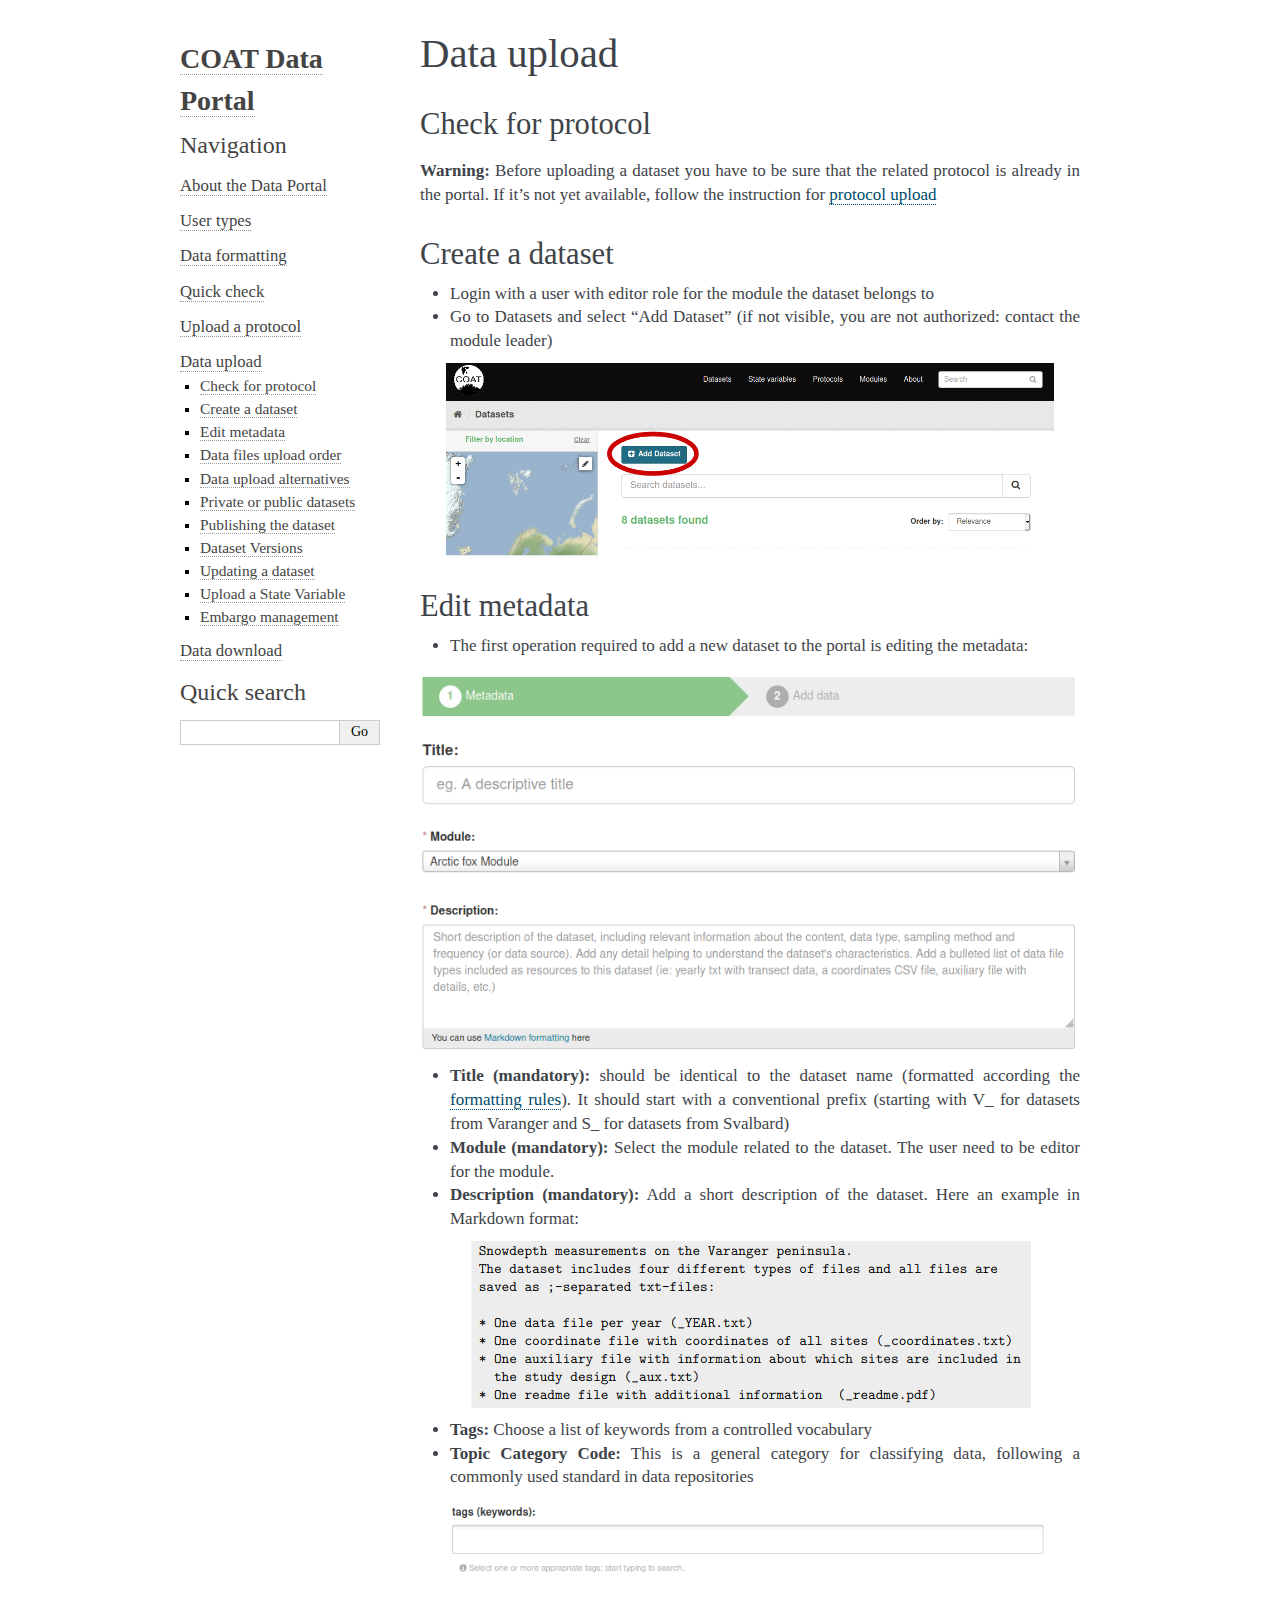
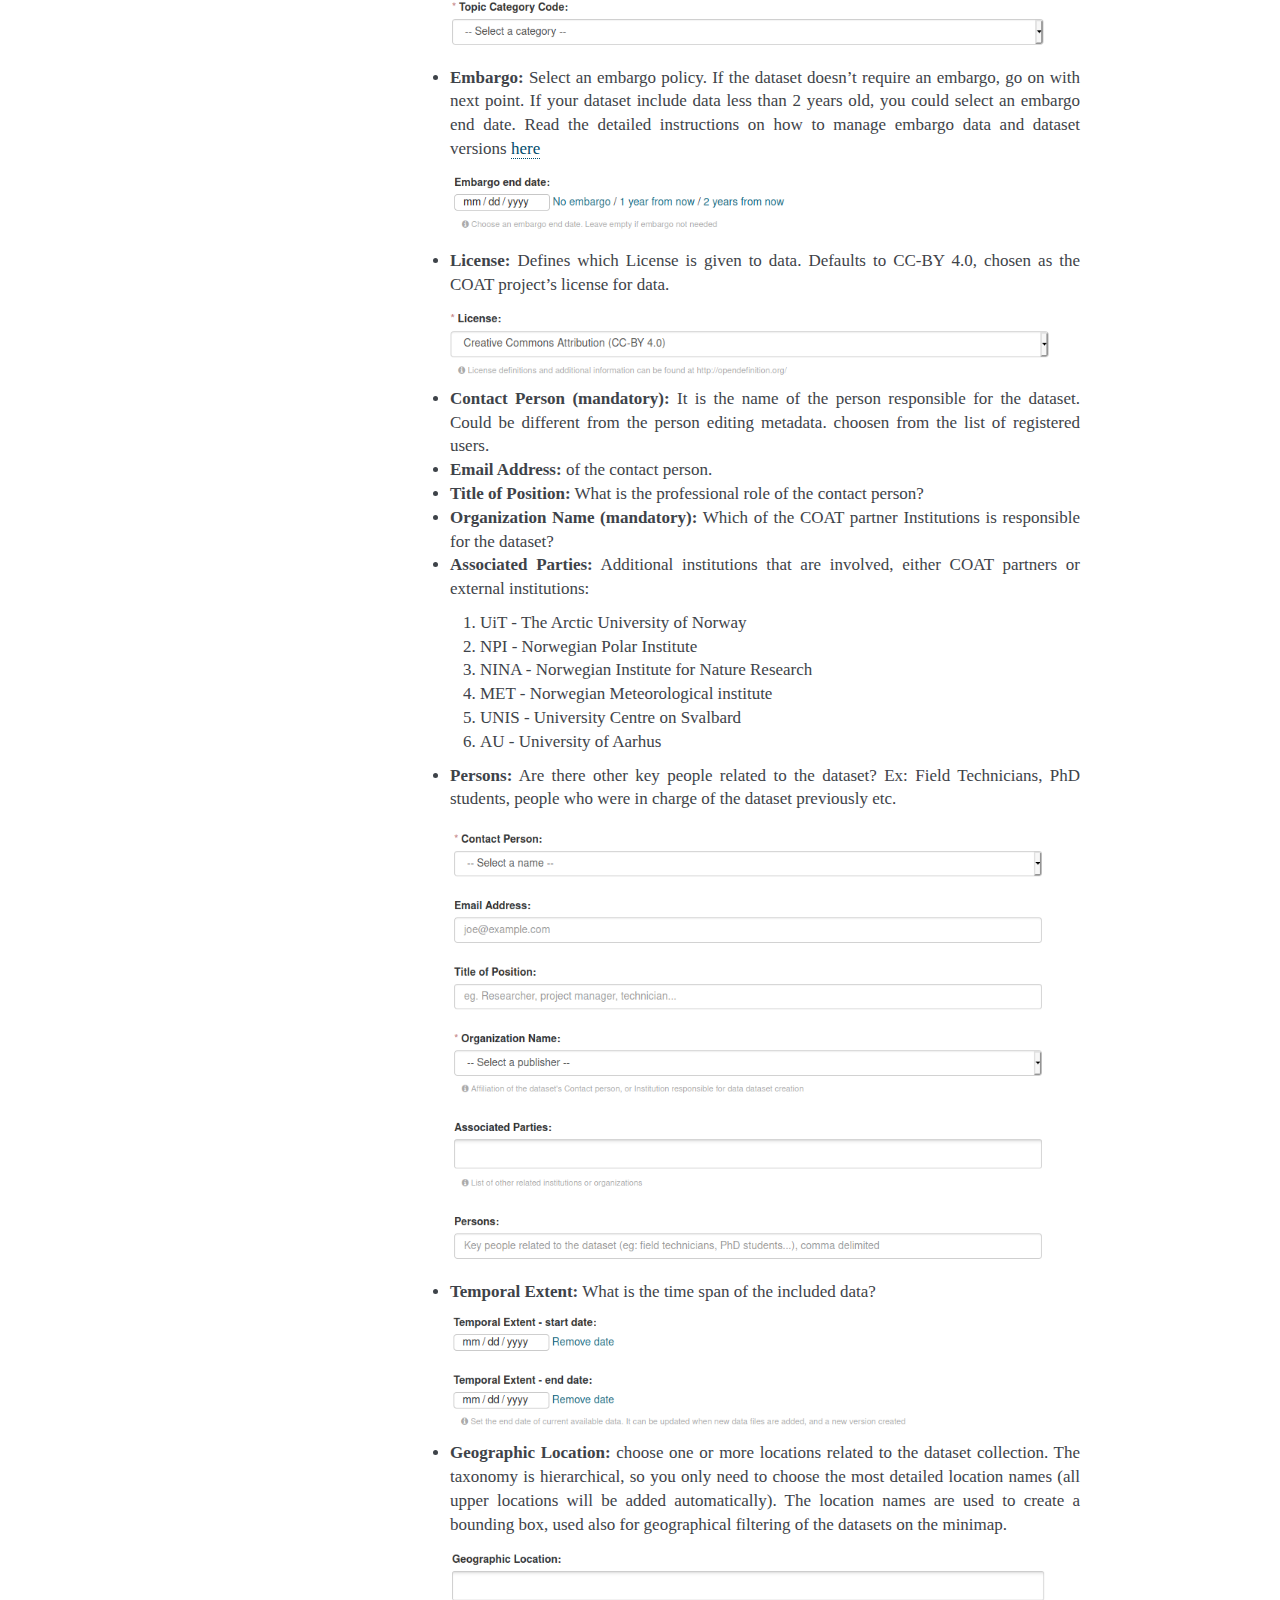
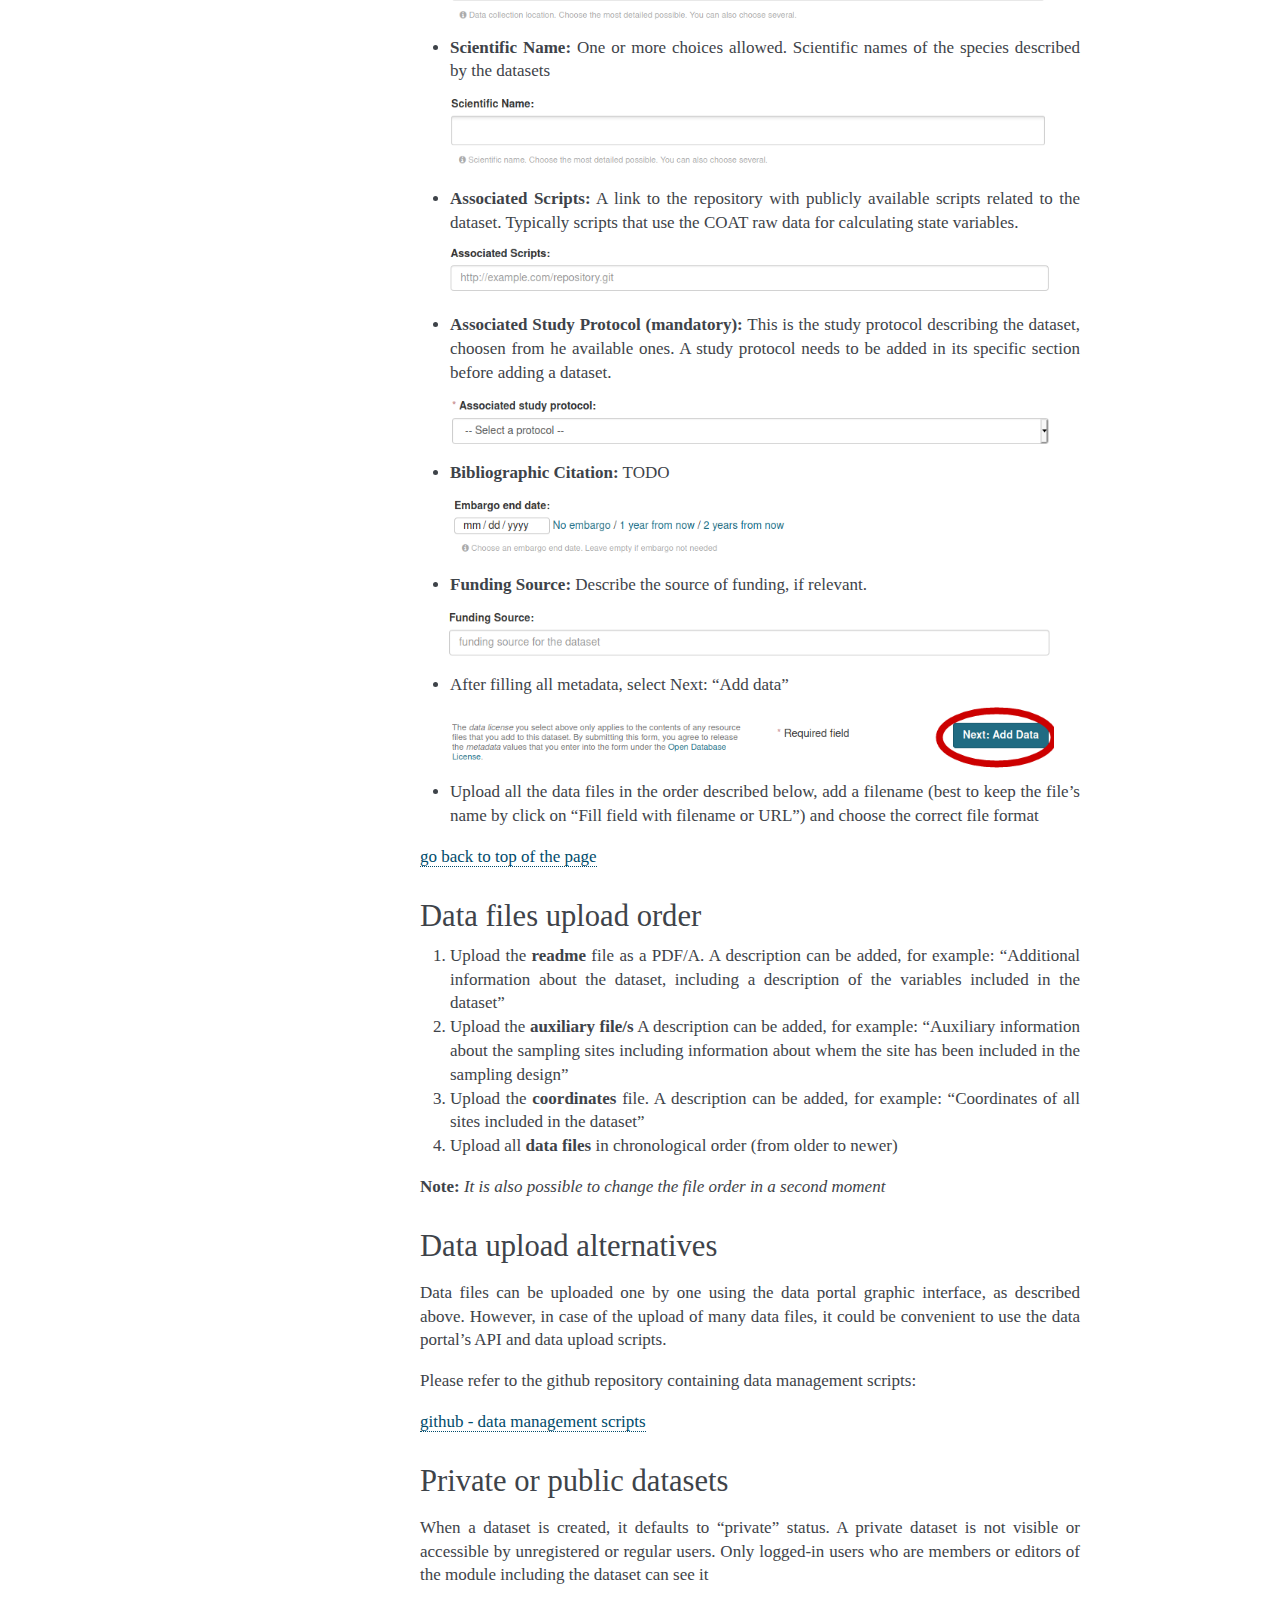
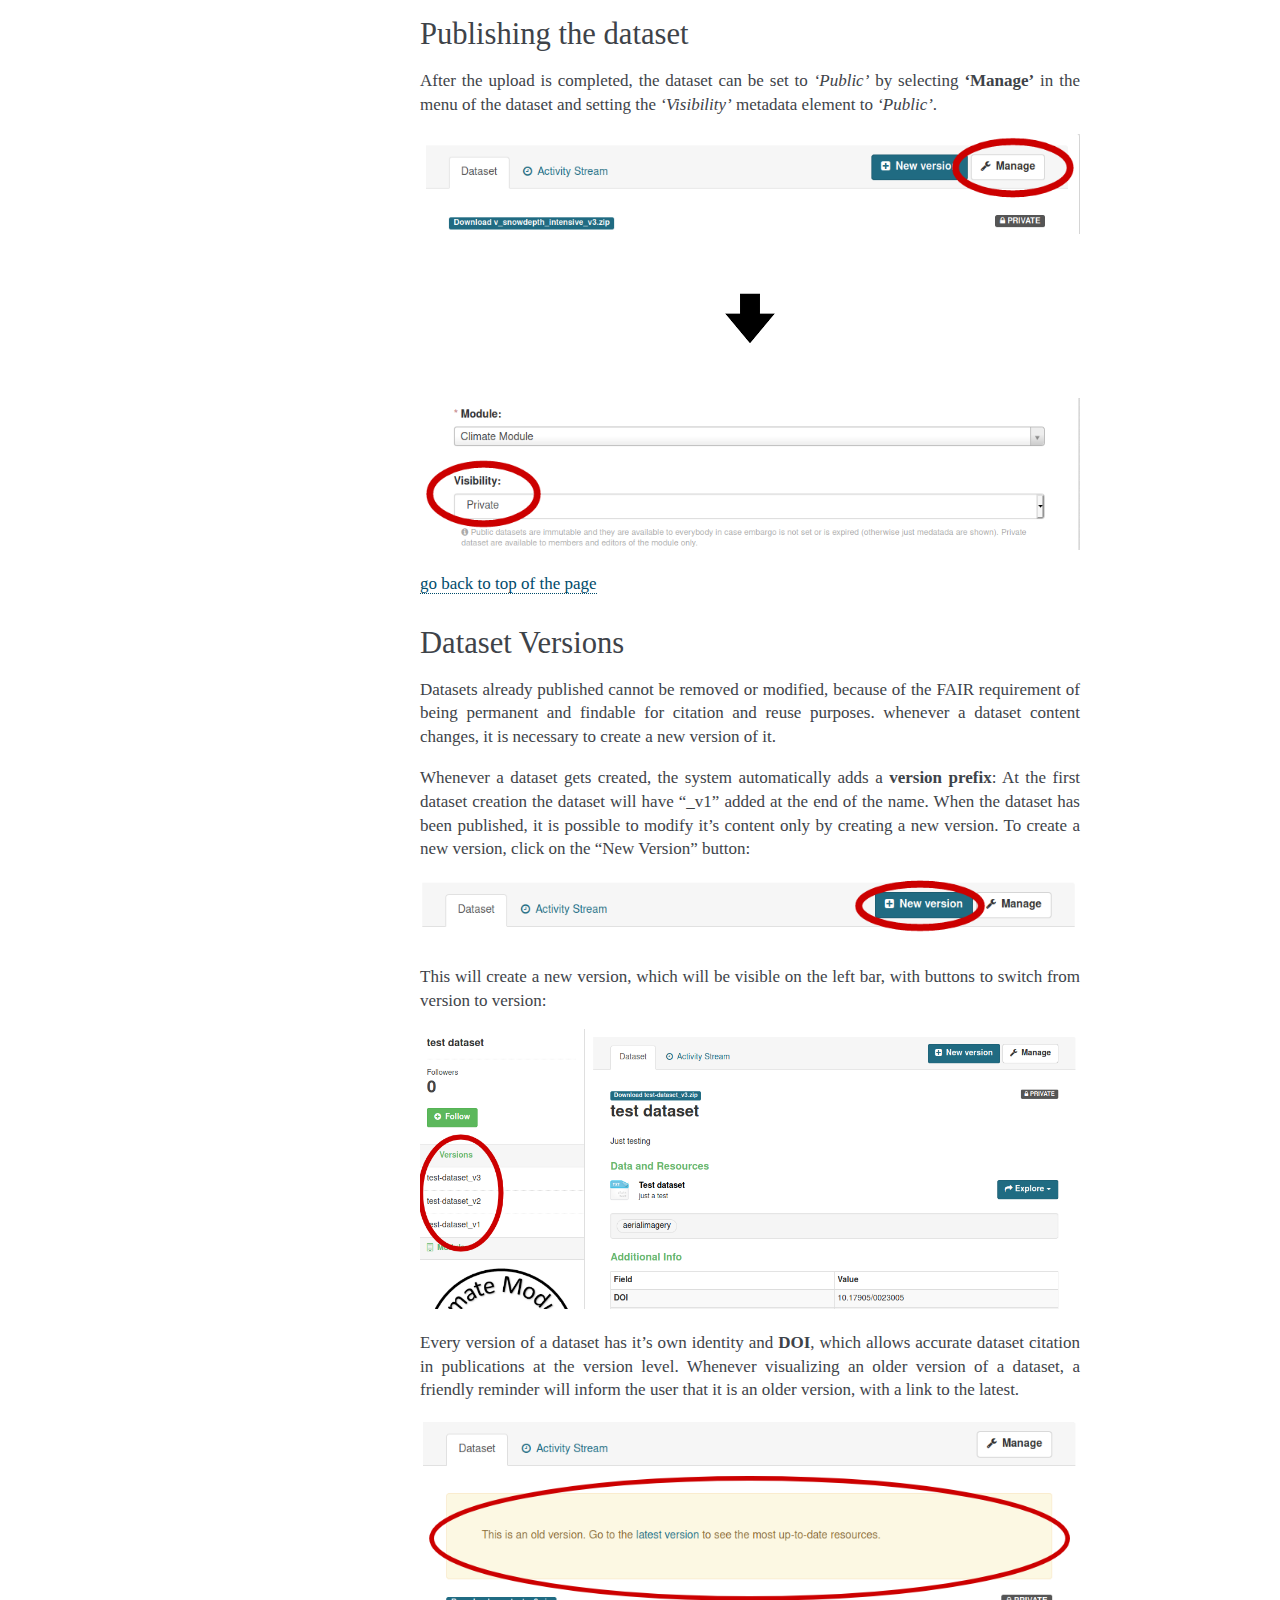
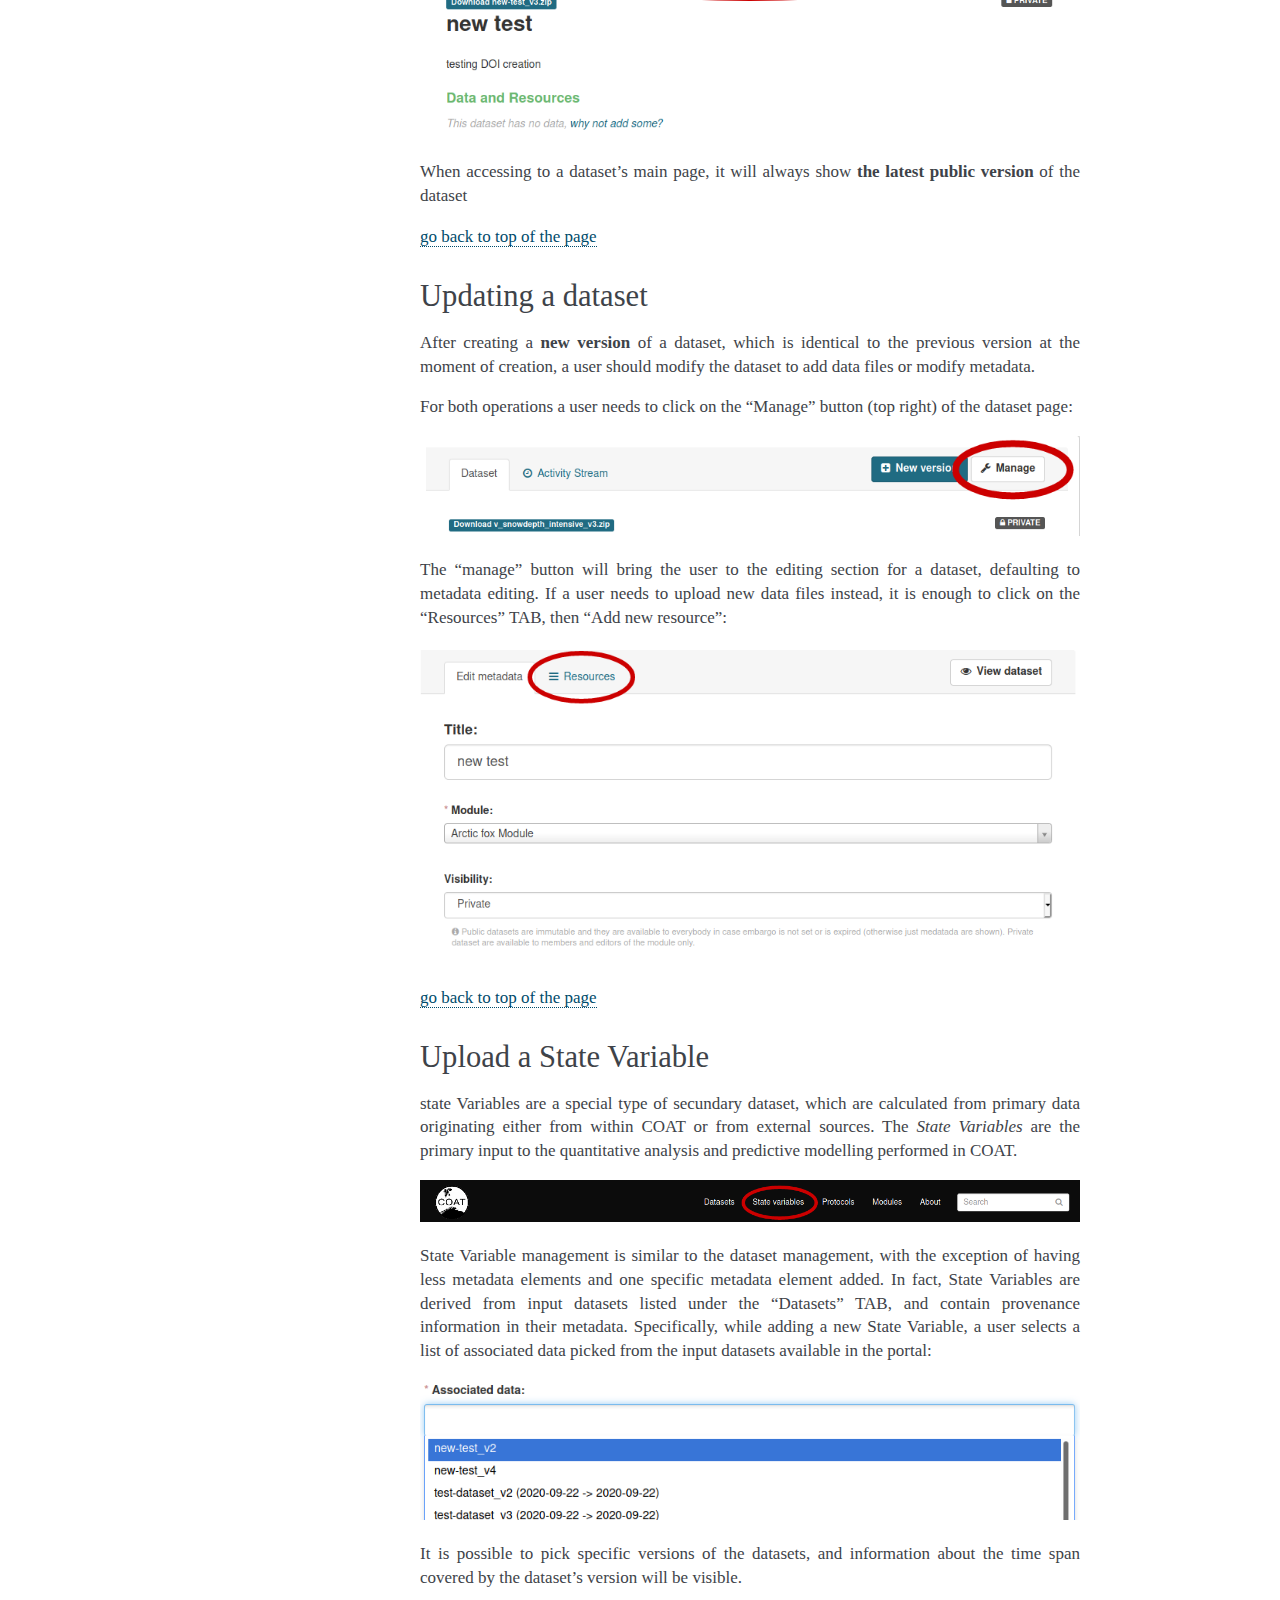
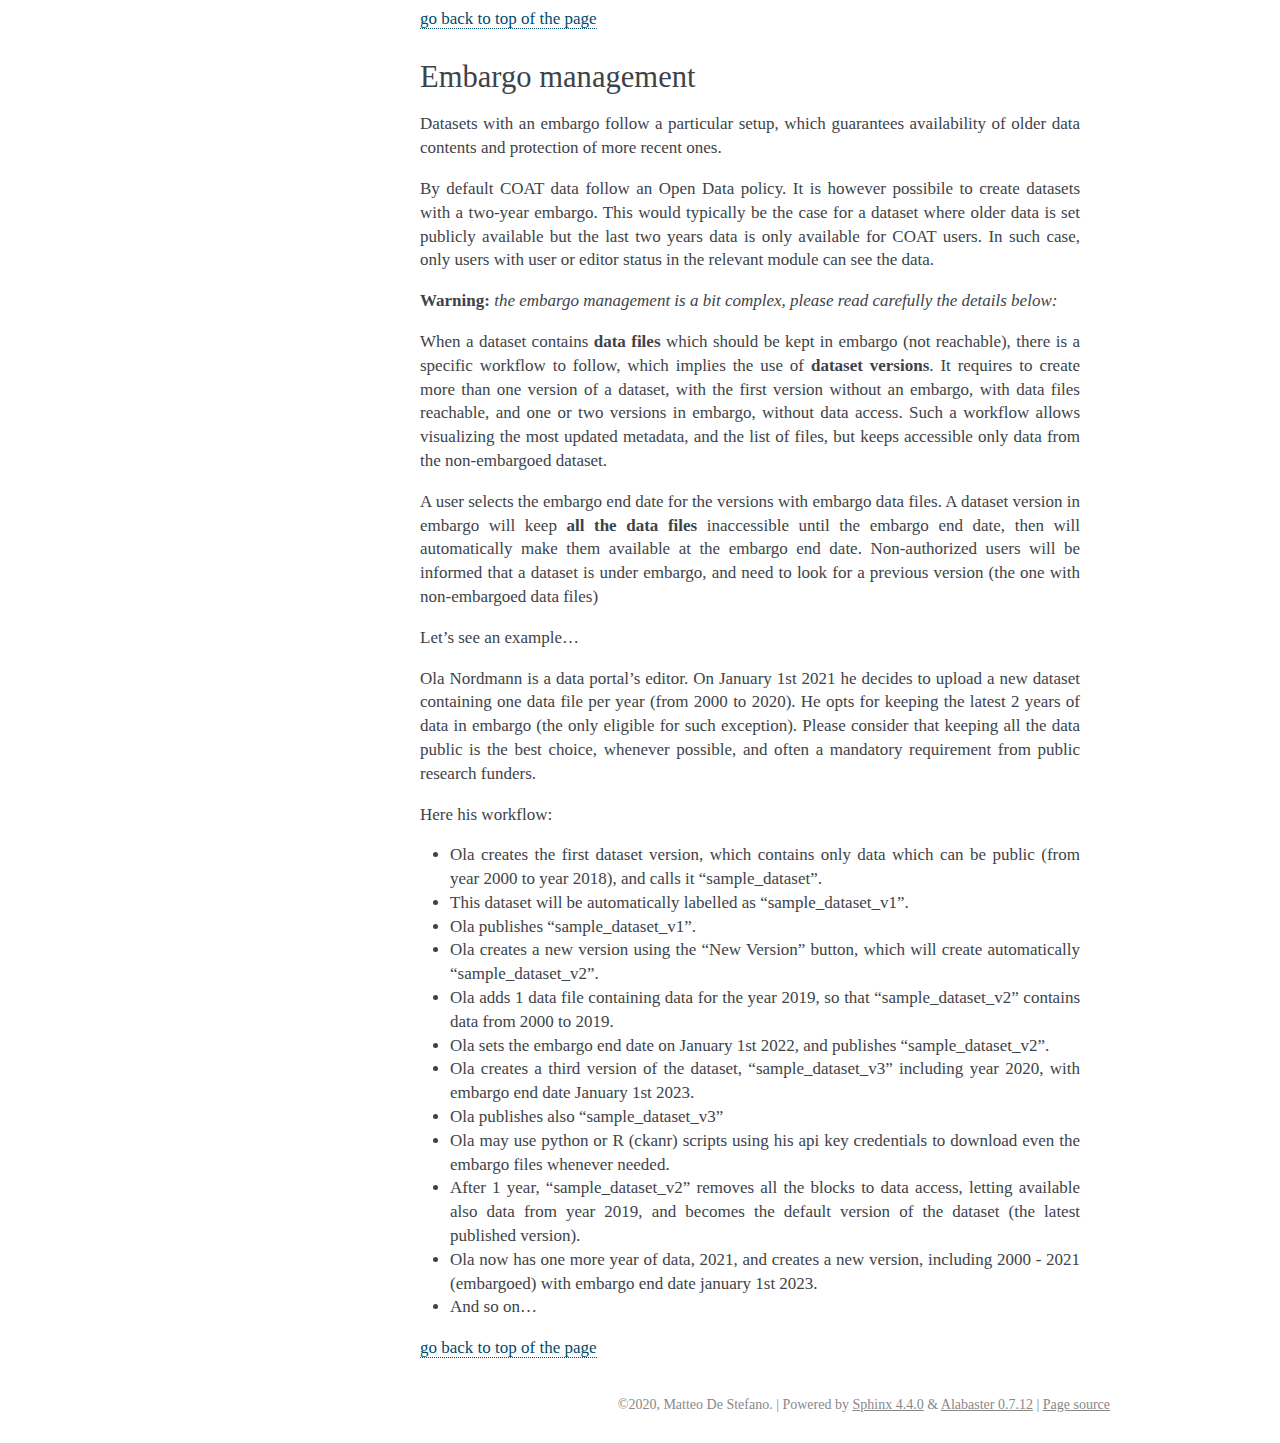
<file: data.html>
<!DOCTYPE html>

<html>
  <head>
    <meta charset="utf-8" />
    <meta name="viewport" content="width=device-width, initial-scale=1.0" /><meta name="generator" content="Docutils 0.17.1: http://docutils.sourceforge.net/" />

    <title>Data upload &#8212; COAT Data Portal 0.1 documentation</title>
    <link rel="stylesheet" type="text/css" href="_static/pygments.css" />
    <link rel="stylesheet" type="text/css" href="_static/alabaster.css" />
    <script data-url_root="./" id="documentation_options" src="_static/documentation_options.js"></script>
    <script src="_static/jquery.js"></script>
    <script src="_static/underscore.js"></script>
    <script src="_static/doctools.js"></script>
    <link rel="author" title="About these documents" href="about.html" />
    <link rel="index" title="Index" href="genindex.html" />
    <link rel="search" title="Search" href="search.html" />
    <link rel="next" title="Data download" href="download.html" />
    <link rel="prev" title="Upload a protocol" href="protocol.html" />
   
  <link rel="stylesheet" href="_static/custom.css" type="text/css" />
  
  
  <meta name="viewport" content="width=device-width, initial-scale=0.9, maximum-scale=0.9" />

  </head><body>
  

    <div class="document">
      <div class="documentwrapper">
        <div class="bodywrapper">
          

          <div class="body" role="main">
            
  <section id="data-upload">
<span id="data"></span><h1>Data upload<a class="headerlink" href="#data-upload" title="Permalink to this headline">¶</a></h1>
<section id="check-for-protocol">
<h2>Check for protocol<a class="headerlink" href="#check-for-protocol" title="Permalink to this headline">¶</a></h2>
<p><strong>Warning:</strong> Before uploading a dataset you have to be sure that the related protocol is already in the portal.
If it’s not yet available, follow the instruction for <a class="reference internal" href="protocol.html#protocol"><span class="std std-ref">protocol upload</span></a></p>
</section>
<section id="create-a-dataset">
<h2>Create a dataset<a class="headerlink" href="#create-a-dataset" title="Permalink to this headline">¶</a></h2>
<ul class="simple">
<li><p>Login with a user with editor role for the module the dataset belongs to</p></li>
<li><p>Go to Datasets and select “Add Dataset” (if not visible, you are not authorized: contact the module leader)</p></li>
</ul>
<a class="reference internal image-reference" href="_images/addataset.png"><img alt="_images/addataset.png" class="align-center" src="_images/addataset.png" style="width: 92%;" /></a>
</section>
<section id="edit-metadata">
<h2>Edit metadata<a class="headerlink" href="#edit-metadata" title="Permalink to this headline">¶</a></h2>
<ul class="simple">
<li><p>The first operation required to add a new dataset to the portal is editing the metadata:</p></li>
</ul>
<img alt="_images/title.png" class="align-center" src="_images/title.png" />
<ul class="simple">
<li><p><strong>Title (mandatory):</strong> should be identical to the dataset name (formatted according the <a class="reference internal" href="formatting.html#formatting"><span class="std std-ref">formatting rules</span></a>). It should start with a conventional prefix (starting with V_ for datasets from Varanger and S_ for datasets from Svalbard)</p></li>
<li><p><strong>Module (mandatory):</strong> Select the module related to the dataset. The user need to be editor for the module.</p></li>
<li><p><strong>Description (mandatory):</strong> Add a short description of the dataset. Here an example in Markdown format:</p></li>
</ul>
<img alt="_images/description_markdown.png" class="align-center" src="_images/description_markdown.png" />
<ul class="simple">
<li><p><strong>Tags:</strong> Choose a list of keywords from a controlled vocabulary</p></li>
<li><p><strong>Topic Category Code:</strong> This is a general category for classifying data, following a commonly used standard in data repositories</p></li>
</ul>
<a class="reference internal image-reference" href="_images/tags.png"><img alt="_images/tags.png" class="align-center" src="_images/tags.png" style="width: 92%;" /></a>
<ul class="simple">
<li><p><strong>Embargo:</strong> Select an embargo policy. If the dataset doesn’t require an embargo, go on with next point. If your dataset include data less than 2 years old, you could select an embargo end date. Read the detailed instructions on how to manage embargo data and dataset versions <a class="reference internal" href="#embargo"><span class="std std-ref">here</span></a></p></li>
</ul>
<a class="reference internal image-reference" href="_images/embargo.png"><img alt="_images/embargo.png" class="align-center" src="_images/embargo.png" style="width: 92%;" /></a>
<ul class="simple">
<li><p><strong>License:</strong> Defines which License is given to data. Defaults to CC-BY 4.0, chosen as the COAT project’s license for data.</p></li>
</ul>
<a class="reference internal image-reference" href="_images/license.png"><img alt="_images/license.png" class="align-center" src="_images/license.png" style="width: 92%;" /></a>
<ul class="simple">
<li><p><strong>Contact Person (mandatory):</strong> It is the name of the person responsible for the dataset. Could be different from the person editing metadata. choosen from the list of registered users.</p></li>
<li><p><strong>Email Address:</strong> of the contact person.</p></li>
<li><p><strong>Title of Position:</strong> What is the professional role of the contact person?</p></li>
<li><p><strong>Organization Name (mandatory):</strong> Which of the COAT partner Institutions is responsible for the dataset?</p></li>
<li><p><strong>Associated Parties:</strong> Additional institutions that are involved, either COAT partners or external institutions:</p>
<ol class="arabic simple">
<li><p>UiT - The Arctic University of Norway</p></li>
<li><p>NPI - Norwegian Polar Institute</p></li>
<li><p>NINA - Norwegian Institute for Nature Research</p></li>
<li><p>MET - Norwegian Meteorological institute</p></li>
<li><p>UNIS - University Centre on Svalbard</p></li>
<li><p>AU - University of Aarhus</p></li>
</ol>
</li>
<li><p><strong>Persons:</strong> Are there other key people related to the dataset? Ex: Field Technicians, PhD students, people who were in charge of the dataset previously etc.</p></li>
</ul>
<a class="reference internal image-reference" href="_images/contacts.png"><img alt="_images/contacts.png" class="align-center" src="_images/contacts.png" style="width: 92%;" /></a>
<ul class="simple">
<li><p><strong>Temporal Extent:</strong> What is the time span of the included data?</p></li>
</ul>
<a class="reference internal image-reference" href="_images/temporal.png"><img alt="_images/temporal.png" class="align-center" src="_images/temporal.png" style="width: 92%;" /></a>
<ul class="simple">
<li><p><strong>Geographic Location:</strong> choose one or more locations related to the dataset collection. The taxonomy is hierarchical, so you only need to choose the most detailed location names (all upper locations will be added automatically). The location names are used to create a bounding box, used also for geographical filtering of the datasets on the minimap.</p></li>
</ul>
<a class="reference internal image-reference" href="_images/location.png"><img alt="_images/location.png" class="align-center" src="_images/location.png" style="width: 92%;" /></a>
<ul class="simple">
<li><p><strong>Scientific Name:</strong> One or more choices allowed. Scientific names of the species described by the datasets</p></li>
</ul>
<a class="reference internal image-reference" href="_images/scientific.png"><img alt="_images/scientific.png" class="align-center" src="_images/scientific.png" style="width: 92%;" /></a>
<ul class="simple">
<li><p><strong>Associated Scripts:</strong> A link to the repository with publicly available scripts related to the dataset. Typically scripts that use the COAT raw data for calculating state variables.</p></li>
</ul>
<a class="reference internal image-reference" href="_images/scripts.png"><img alt="_images/scripts.png" class="align-center" src="_images/scripts.png" style="width: 92%;" /></a>
<ul class="simple">
<li><p><strong>Associated Study Protocol (mandatory):</strong> This is the study protocol describing the dataset, choosen from he available ones. A study protocol needs to be added in its specific section before adding a dataset.</p></li>
</ul>
<a class="reference internal image-reference" href="_images/m_protocol.png"><img alt="_images/m_protocol.png" class="align-center" src="_images/m_protocol.png" style="width: 92%;" /></a>
<ul class="simple">
<li><p><strong>Bibliographic Citation:</strong> TODO</p></li>
</ul>
<a class="reference internal image-reference" href="_images/embargo.png"><img alt="_images/embargo.png" class="align-center" src="_images/embargo.png" style="width: 92%;" /></a>
<ul class="simple">
<li><p><strong>Funding Source:</strong> Describe the source of funding, if relevant.</p></li>
</ul>
<a class="reference internal image-reference" href="_images/funding.png"><img alt="_images/funding.png" class="align-center" src="_images/funding.png" style="width: 92%;" /></a>
<ul class="simple">
<li><p>After filling all metadata, select Next: “Add data”</p></li>
</ul>
<a class="reference internal image-reference" href="_images/next.png"><img alt="_images/next.png" class="align-center" src="_images/next.png" style="width: 92%;" /></a>
<ul class="simple">
<li><p>Upload all the data files in the order described below, add a filename (best to keep the file’s name by click on “Fill field with filename or URL”) and choose the correct file format</p></li>
</ul>
<p><a class="reference internal" href="#data"><span class="std std-ref">go back to top of the page</span></a></p>
</section>
<section id="data-files-upload-order">
<h2>Data files upload order<a class="headerlink" href="#data-files-upload-order" title="Permalink to this headline">¶</a></h2>
<ol class="arabic simple">
<li><p>Upload the <strong>readme</strong> file as a PDF/A. A description can be added, for example: “Additional information about the dataset, including a description of the variables included in the dataset”</p></li>
<li><p>Upload the <strong>auxiliary file/s</strong> A description can be added, for example: “Auxiliary information about the sampling sites including information about whem the site has been included in the sampling design”</p></li>
<li><p>Upload the <strong>coordinates</strong> file. A description can be added, for example: “Coordinates of all sites included in the dataset”</p></li>
<li><p>Upload all <strong>data files</strong> in chronological order (from older to newer)</p></li>
</ol>
<p><strong>Note:</strong> <em>It is also possible to change the file order in a second moment</em></p>
</section>
<section id="data-upload-alternatives">
<h2>Data upload alternatives<a class="headerlink" href="#data-upload-alternatives" title="Permalink to this headline">¶</a></h2>
<p>Data files can be uploaded one by one using the data portal graphic interface, as described above. However,
in case of the upload of many data files, it could be convenient to use the data portal’s API and data upload scripts.</p>
<p>Please refer to the github repository containing data management scripts:</p>
<p><a class="reference external" href="https://github.com/COATnor/data_management_scripts">github - data management scripts</a></p>
</section>
<section id="private-or-public-datasets">
<h2>Private or public datasets<a class="headerlink" href="#private-or-public-datasets" title="Permalink to this headline">¶</a></h2>
<p>When a dataset is created, it defaults to “private” status.
A private dataset is not visible or accessible by unregistered or regular users.
Only logged-in users who are members or editors of the module including the dataset can see it</p>
</section>
<section id="publishing-the-dataset">
<h2>Publishing the dataset<a class="headerlink" href="#publishing-the-dataset" title="Permalink to this headline">¶</a></h2>
<p>After the upload is completed, the dataset can be set to <em>‘Public’</em> by selecting <strong>‘Manage’</strong> in the
menu of the dataset and setting the <em>‘Visibility’</em> metadata element to <em>‘Public’</em>.</p>
<img alt="_images/manage.png" src="_images/manage.png" />
<img alt="_images/arrow.png" class="align-center" src="_images/arrow.png" />
<img alt="_images/visibility.png" src="_images/visibility.png" />
<p><a class="reference internal" href="#data"><span class="std std-ref">go back to top of the page</span></a></p>
</section>
<section id="dataset-versions">
<h2>Dataset Versions<a class="headerlink" href="#dataset-versions" title="Permalink to this headline">¶</a></h2>
<p>Datasets already published cannot be removed or modified, because of the FAIR requirement of being permanent and findable for citation and reuse purposes.
whenever a dataset content changes, it is necessary to create a new version of it.</p>
<p>Whenever a dataset gets created, the system automatically adds a <strong>version prefix</strong>: At the first dataset creation the dataset will have “_v1” added at the end of the name.
When the dataset has been published, it is possible to modify it’s content only by creating a new version. To create a new version, click on the “New Version” button:</p>
<img alt="_images/newversions.png" src="_images/newversions.png" />
<p>This will create a new version, which will be visible on the left bar, with buttons to switch from version to version:</p>
<img alt="_images/versions.png" src="_images/versions.png" />
<p>Every version of a dataset has it’s own identity and <strong>DOI</strong>, which allows accurate dataset citation in publications at the version level.
Whenever visualizing an older version of a dataset, a friendly reminder will inform the user that it is an older version, with a link to the latest.</p>
<img alt="_images/oldversion.png" src="_images/oldversion.png" />
<p>When accessing to a dataset’s main page, it will always show <strong>the latest public version</strong> of the dataset</p>
<p><a class="reference internal" href="#data"><span class="std std-ref">go back to top of the page</span></a></p>
</section>
<section id="updating-a-dataset">
<span id="updating"></span><h2>Updating a dataset<a class="headerlink" href="#updating-a-dataset" title="Permalink to this headline">¶</a></h2>
<p>After creating a <strong>new version</strong> of a dataset, which is identical to the previous version at the moment of creation,
a user should modify the dataset to add data files or modify metadata.</p>
<p>For both operations a user needs to click on the “Manage” button (top right) of the dataset page:</p>
<img alt="_images/manage.png" src="_images/manage.png" />
<p>The “manage” button will bring the user to the editing section for a dataset, defaulting to metadata editing.
If a user needs to upload new data files instead, it is enough to click on the “Resources” TAB, then “Add new resource”:</p>
<img alt="_images/updateresources.png" src="_images/updateresources.png" />
<p><a class="reference internal" href="#data"><span class="std std-ref">go back to top of the page</span></a></p>
</section>
<section id="upload-a-state-variable">
<h2>Upload a State Variable<a class="headerlink" href="#upload-a-state-variable" title="Permalink to this headline">¶</a></h2>
<p>state Variables are a special type of secundary dataset,
which are calculated from primary data originating either from within COAT or from external sources.
The <em>State Variables</em> are the primary input to the quantitative analysis and predictive modelling performed in COAT.</p>
<img alt="_images/statevariabletab.png" src="_images/statevariabletab.png" />
<p>State Variable management is similar to the dataset management, with the exception of having less metadata elements and one specific metadata element added.
In fact, State Variables are derived from input datasets listed under the “Datasets” TAB, and contain provenance information in their metadata.
Specifically, while adding a new State Variable, a user selects a list of associated data picked from the input datasets available in the portal:</p>
<img alt="_images/associated.png" src="_images/associated.png" />
<p>It is possible to pick specific versions of the datasets, and information about the time span covered by the dataset’s version will be visible.</p>
<p><a class="reference internal" href="#data"><span class="std std-ref">go back to top of the page</span></a></p>
</section>
<section id="embargo-management">
<span id="embargo"></span><h2>Embargo management<a class="headerlink" href="#embargo-management" title="Permalink to this headline">¶</a></h2>
<p>Datasets with an embargo follow a particular setup, which guarantees availability of older data contents and protection of more recent ones.</p>
<p>By default COAT data follow an Open Data policy. It is however possibile to create datasets with a two-year embargo. This would typically be the case for a dataset where older data is set publicly available but the last two years data is only available for COAT users. In such case, only users with user or editor status in the relevant module can see the data.</p>
<p><strong>Warning:</strong> <em>the embargo management is a bit complex, please read carefully the details below:</em></p>
<p>When a dataset contains <strong>data files</strong> which should be kept in embargo (not reachable),
there is a specific workflow to follow, which implies the use of <strong>dataset versions</strong>.
It requires to create more than one version of a dataset, with the first version without an embargo, with data files reachable, and one or two versions in embargo, without data access.
Such a workflow allows visualizing the most updated metadata, and the list of files, but keeps accessible only data from the non-embargoed dataset.</p>
<p>A user selects the embargo end date for the versions with embargo data files.
A dataset version in embargo will keep <strong>all the data files</strong> inaccessible until the embargo end date, then will automatically make them available at the embargo end date.
Non-authorized users will be informed that a dataset is under embargo, and need to look for a previous version (the one with non-embargoed data files)</p>
<p>Let’s see an example…</p>
<p>Ola Nordmann is a data portal’s editor. On January 1st 2021 he decides to upload a new dataset containing one data file per year (from 2000 to 2020).
He opts for keeping the latest 2 years of data in embargo (the only eligible for such exception).
Please consider that keeping all the data public is the best choice, whenever possible, and often a mandatory requirement from public research funders.</p>
<p>Here his workflow:</p>
<ul class="simple">
<li><p>Ola creates the first dataset version, which contains only data which can be public (from year 2000 to year 2018), and calls it “sample_dataset”.</p></li>
<li><p>This dataset will be automatically labelled as “sample_dataset_v1”.</p></li>
<li><p>Ola publishes “sample_dataset_v1”.</p></li>
<li><p>Ola creates a new version using the “New Version” button, which will create automatically “sample_dataset_v2”.</p></li>
<li><p>Ola adds 1 data file containing data for the year 2019, so that “sample_dataset_v2” contains data from 2000 to 2019.</p></li>
<li><p>Ola sets the embargo end date on January 1st 2022, and publishes “sample_dataset_v2”.</p></li>
<li><p>Ola creates a third version of the dataset, “sample_dataset_v3” including year 2020, with embargo end date January 1st 2023.</p></li>
<li><p>Ola publishes also “sample_dataset_v3”</p></li>
<li><p>Ola may use python or R (ckanr) scripts using his api key credentials to download even the embargo files whenever needed.</p></li>
<li><p>After 1 year, “sample_dataset_v2” removes all the blocks to data access, letting available also data from year 2019, and becomes the default version of the dataset (the latest published version).</p></li>
<li><p>Ola now has one more year of data, 2021, and creates a new version, including 2000 - 2021 (embargoed) with embargo end date january 1st 2023.</p></li>
<li><p>And so on…</p></li>
</ul>
<p><a class="reference internal" href="#data"><span class="std std-ref">go back to top of the page</span></a></p>
</section>
</section>


          </div>
          
        </div>
      </div>
      <div class="sphinxsidebar" role="navigation" aria-label="main navigation">
        <div class="sphinxsidebarwrapper">
<h1 class="logo"><a href="index.html">COAT Data Portal</a></h1>








<h3>Navigation</h3>
<ul>
<li class="toctree-l1"><a class="reference internal" href="about.html">About the Data Portal</a></li>
</ul>
<ul>
<li class="toctree-l1"><a class="reference internal" href="users.html">User types</a></li>
</ul>
<ul>
<li class="toctree-l1"><a class="reference internal" href="formatting.html">Data formatting</a></li>
</ul>
<ul>
<li class="toctree-l1"><a class="reference internal" href="check.html">Quick check</a></li>
</ul>
<ul>
<li class="toctree-l1"><a class="reference internal" href="protocol.html">Upload a protocol</a></li>
</ul>
<ul class="current">
<li class="toctree-l1 current"><a class="current reference internal" href="#">Data upload</a><ul>
<li class="toctree-l2"><a class="reference internal" href="#check-for-protocol">Check for protocol</a></li>
<li class="toctree-l2"><a class="reference internal" href="#create-a-dataset">Create a dataset</a></li>
<li class="toctree-l2"><a class="reference internal" href="#edit-metadata">Edit metadata</a></li>
<li class="toctree-l2"><a class="reference internal" href="#data-files-upload-order">Data files upload order</a></li>
<li class="toctree-l2"><a class="reference internal" href="#data-upload-alternatives">Data upload alternatives</a></li>
<li class="toctree-l2"><a class="reference internal" href="#private-or-public-datasets">Private or public datasets</a></li>
<li class="toctree-l2"><a class="reference internal" href="#publishing-the-dataset">Publishing the dataset</a></li>
<li class="toctree-l2"><a class="reference internal" href="#dataset-versions">Dataset Versions</a></li>
<li class="toctree-l2"><a class="reference internal" href="#updating-a-dataset">Updating a dataset</a></li>
<li class="toctree-l2"><a class="reference internal" href="#upload-a-state-variable">Upload a State Variable</a></li>
<li class="toctree-l2"><a class="reference internal" href="#embargo-management">Embargo management</a></li>
</ul>
</li>
</ul>
<ul>
<li class="toctree-l1"><a class="reference internal" href="download.html">Data download</a></li>
</ul>

<div class="relations">
<h3>Related Topics</h3>
<ul>
  <li><a href="index.html">Documentation overview</a><ul>
      <li>Previous: <a href="protocol.html" title="previous chapter">Upload a protocol</a></li>
      <li>Next: <a href="download.html" title="next chapter">Data download</a></li>
  </ul></li>
</ul>
</div>
<div id="searchbox" style="display: none" role="search">
  <h3 id="searchlabel">Quick search</h3>
    <div class="searchformwrapper">
    <form class="search" action="search.html" method="get">
      <input type="text" name="q" aria-labelledby="searchlabel" autocomplete="off" autocorrect="off" autocapitalize="off" spellcheck="false"/>
      <input type="submit" value="Go" />
    </form>
    </div>
</div>
<script>$('#searchbox').show(0);</script>








        </div>
      </div>
      <div class="clearer"></div>
    </div>
    <div class="footer">
      &copy;2020, Matteo De Stefano.
      
      |
      Powered by <a href="http://sphinx-doc.org/">Sphinx 4.4.0</a>
      &amp; <a href="https://github.com/bitprophet/alabaster">Alabaster 0.7.12</a>
      
      |
      <a href="_sources/data.rst.txt"
          rel="nofollow">Page source</a>
    </div>

    

    
  </body>
</html>
</file>
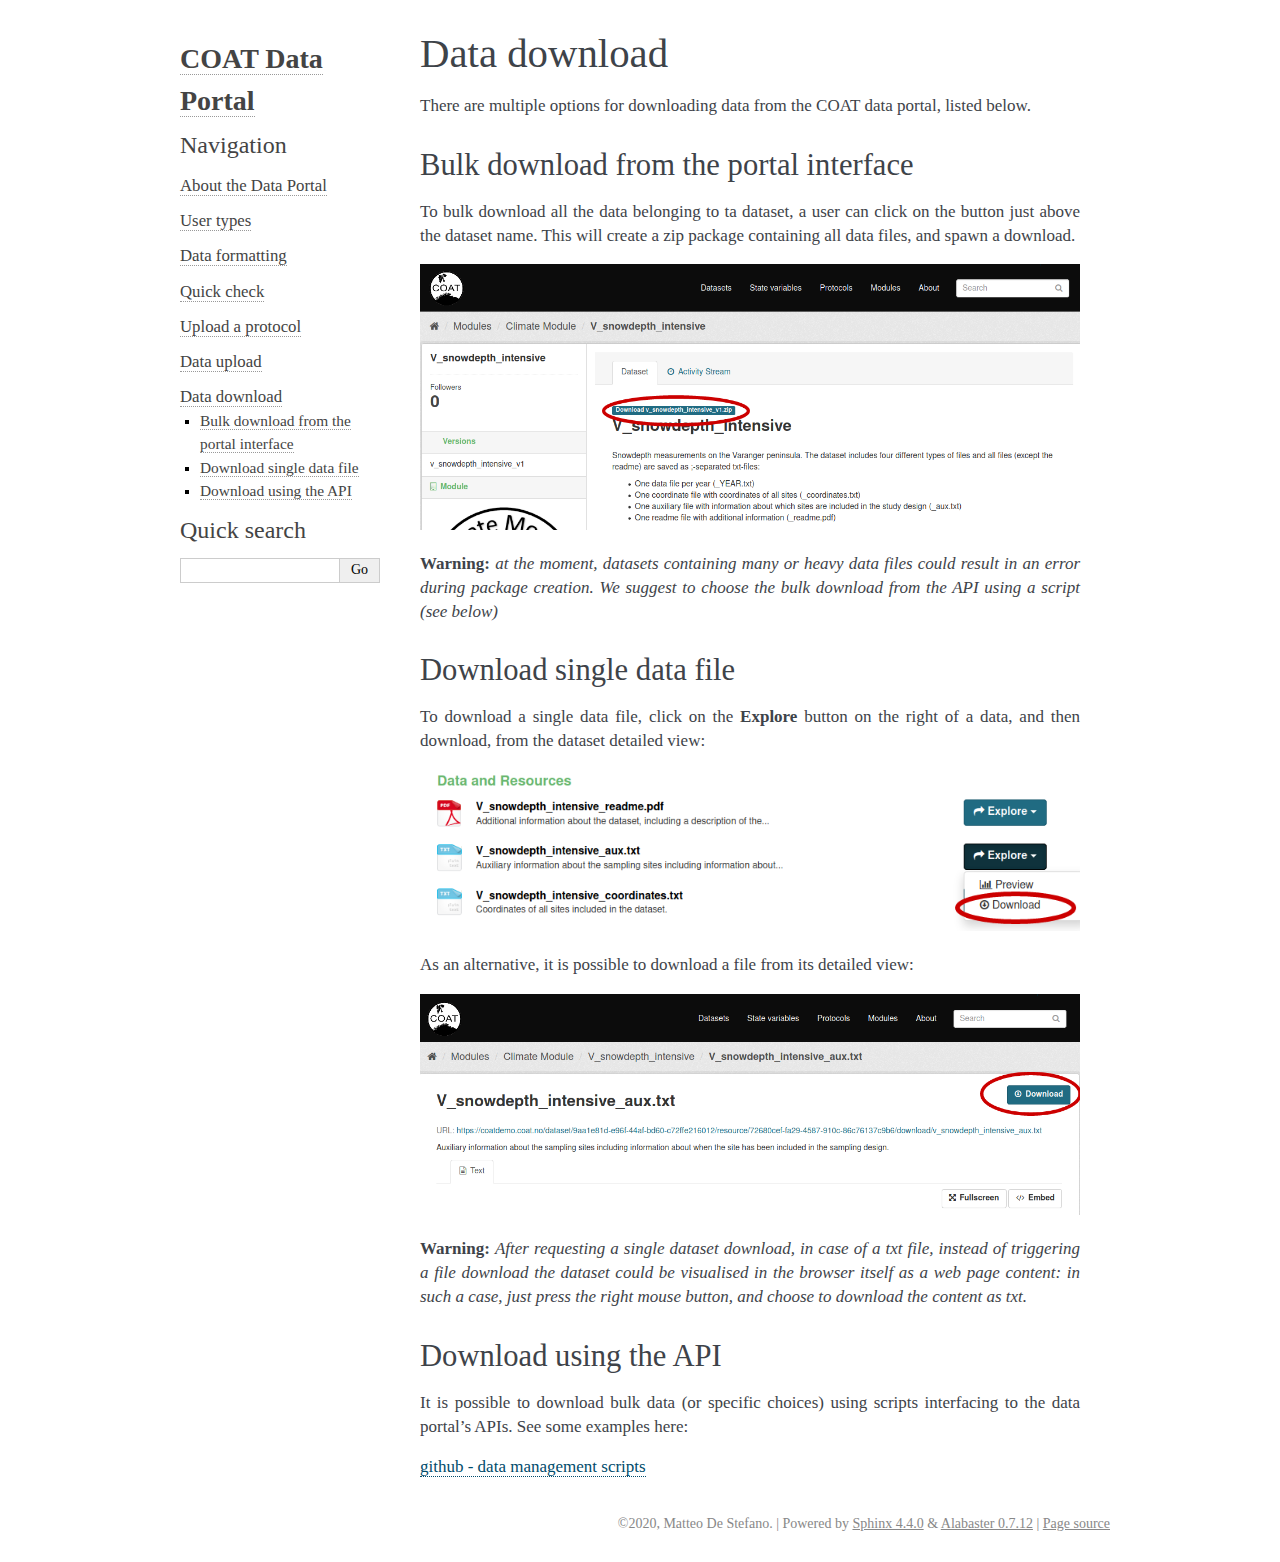
<file: download.html>
<!DOCTYPE html>

<html>
  <head>
    <meta charset="utf-8" />
    <meta name="viewport" content="width=device-width, initial-scale=1.0" /><meta name="generator" content="Docutils 0.17.1: http://docutils.sourceforge.net/" />

    <title>Data download &#8212; COAT Data Portal 0.1 documentation</title>
    <link rel="stylesheet" type="text/css" href="_static/pygments.css" />
    <link rel="stylesheet" type="text/css" href="_static/alabaster.css" />
    <script data-url_root="./" id="documentation_options" src="_static/documentation_options.js"></script>
    <script src="_static/jquery.js"></script>
    <script src="_static/underscore.js"></script>
    <script src="_static/doctools.js"></script>
    <link rel="author" title="About these documents" href="about.html" />
    <link rel="index" title="Index" href="genindex.html" />
    <link rel="search" title="Search" href="search.html" />
    <link rel="prev" title="Data upload" href="data.html" />
   
  <link rel="stylesheet" href="_static/custom.css" type="text/css" />
  
  
  <meta name="viewport" content="width=device-width, initial-scale=0.9, maximum-scale=0.9" />

  </head><body>
  

    <div class="document">
      <div class="documentwrapper">
        <div class="bodywrapper">
          

          <div class="body" role="main">
            
  <section id="data-download">
<span id="download"></span><h1>Data download<a class="headerlink" href="#data-download" title="Permalink to this headline">¶</a></h1>
<p>There are multiple options for downloading data from the COAT data portal, listed below.</p>
<section id="bulk-download-from-the-portal-interface">
<h2>Bulk download from the portal interface<a class="headerlink" href="#bulk-download-from-the-portal-interface" title="Permalink to this headline">¶</a></h2>
<p>To bulk download all the data belonging to ta dataset, a user can click on the button just above the dataset name.
This will create a zip package containing all data files, and spawn a download.</p>
<img alt="_images/zip_download.png" src="_images/zip_download.png" />
<p><strong>Warning:</strong> <em>at the moment, datasets containing many or heavy data files could result in an error during package creation.
We suggest to choose the bulk download from the API using a script (see below)</em></p>
</section>
<section id="download-single-data-file">
<h2>Download single data file<a class="headerlink" href="#download-single-data-file" title="Permalink to this headline">¶</a></h2>
<p>To download a single data file, click on the <strong>Explore</strong> button on the right of a data, and then download,
from the dataset detailed view:</p>
<img alt="_images/single_download.png" src="_images/single_download.png" />
<p>As an alternative, it is possible to download a file from its detailed view:</p>
<img alt="_images/resource_download.png" src="_images/resource_download.png" />
<p><strong>Warning:</strong> <em>After requesting a single dataset download, in case of a txt file, instead of triggering a file download the dataset could be visualised in the browser itself as a web page content:
in such a case, just press the right mouse button, and choose to download the content as txt.</em></p>
</section>
<section id="download-using-the-api">
<h2>Download using the API<a class="headerlink" href="#download-using-the-api" title="Permalink to this headline">¶</a></h2>
<p>It is possible to download bulk data (or specific choices) using scripts interfacing to the data portal’s APIs. See some examples here:</p>
<p><a class="reference external" href="https://github.com/COATnor/data_management_scripts">github - data management scripts</a></p>
</section>
</section>


          </div>
          
        </div>
      </div>
      <div class="sphinxsidebar" role="navigation" aria-label="main navigation">
        <div class="sphinxsidebarwrapper">
<h1 class="logo"><a href="index.html">COAT Data Portal</a></h1>








<h3>Navigation</h3>
<ul>
<li class="toctree-l1"><a class="reference internal" href="about.html">About the Data Portal</a></li>
</ul>
<ul>
<li class="toctree-l1"><a class="reference internal" href="users.html">User types</a></li>
</ul>
<ul>
<li class="toctree-l1"><a class="reference internal" href="formatting.html">Data formatting</a></li>
</ul>
<ul>
<li class="toctree-l1"><a class="reference internal" href="check.html">Quick check</a></li>
</ul>
<ul>
<li class="toctree-l1"><a class="reference internal" href="protocol.html">Upload a protocol</a></li>
</ul>
<ul>
<li class="toctree-l1"><a class="reference internal" href="data.html">Data upload</a></li>
</ul>
<ul class="current">
<li class="toctree-l1 current"><a class="current reference internal" href="#">Data download</a><ul>
<li class="toctree-l2"><a class="reference internal" href="#bulk-download-from-the-portal-interface">Bulk download from the portal interface</a></li>
<li class="toctree-l2"><a class="reference internal" href="#download-single-data-file">Download single data file</a></li>
<li class="toctree-l2"><a class="reference internal" href="#download-using-the-api">Download using the API</a></li>
</ul>
</li>
</ul>

<div class="relations">
<h3>Related Topics</h3>
<ul>
  <li><a href="index.html">Documentation overview</a><ul>
      <li>Previous: <a href="data.html" title="previous chapter">Data upload</a></li>
  </ul></li>
</ul>
</div>
<div id="searchbox" style="display: none" role="search">
  <h3 id="searchlabel">Quick search</h3>
    <div class="searchformwrapper">
    <form class="search" action="search.html" method="get">
      <input type="text" name="q" aria-labelledby="searchlabel" autocomplete="off" autocorrect="off" autocapitalize="off" spellcheck="false"/>
      <input type="submit" value="Go" />
    </form>
    </div>
</div>
<script>$('#searchbox').show(0);</script>








        </div>
      </div>
      <div class="clearer"></div>
    </div>
    <div class="footer">
      &copy;2020, Matteo De Stefano.
      
      |
      Powered by <a href="http://sphinx-doc.org/">Sphinx 4.4.0</a>
      &amp; <a href="https://github.com/bitprophet/alabaster">Alabaster 0.7.12</a>
      
      |
      <a href="_sources/download.rst.txt"
          rel="nofollow">Page source</a>
    </div>

    

    
  </body>
</html>
</file>
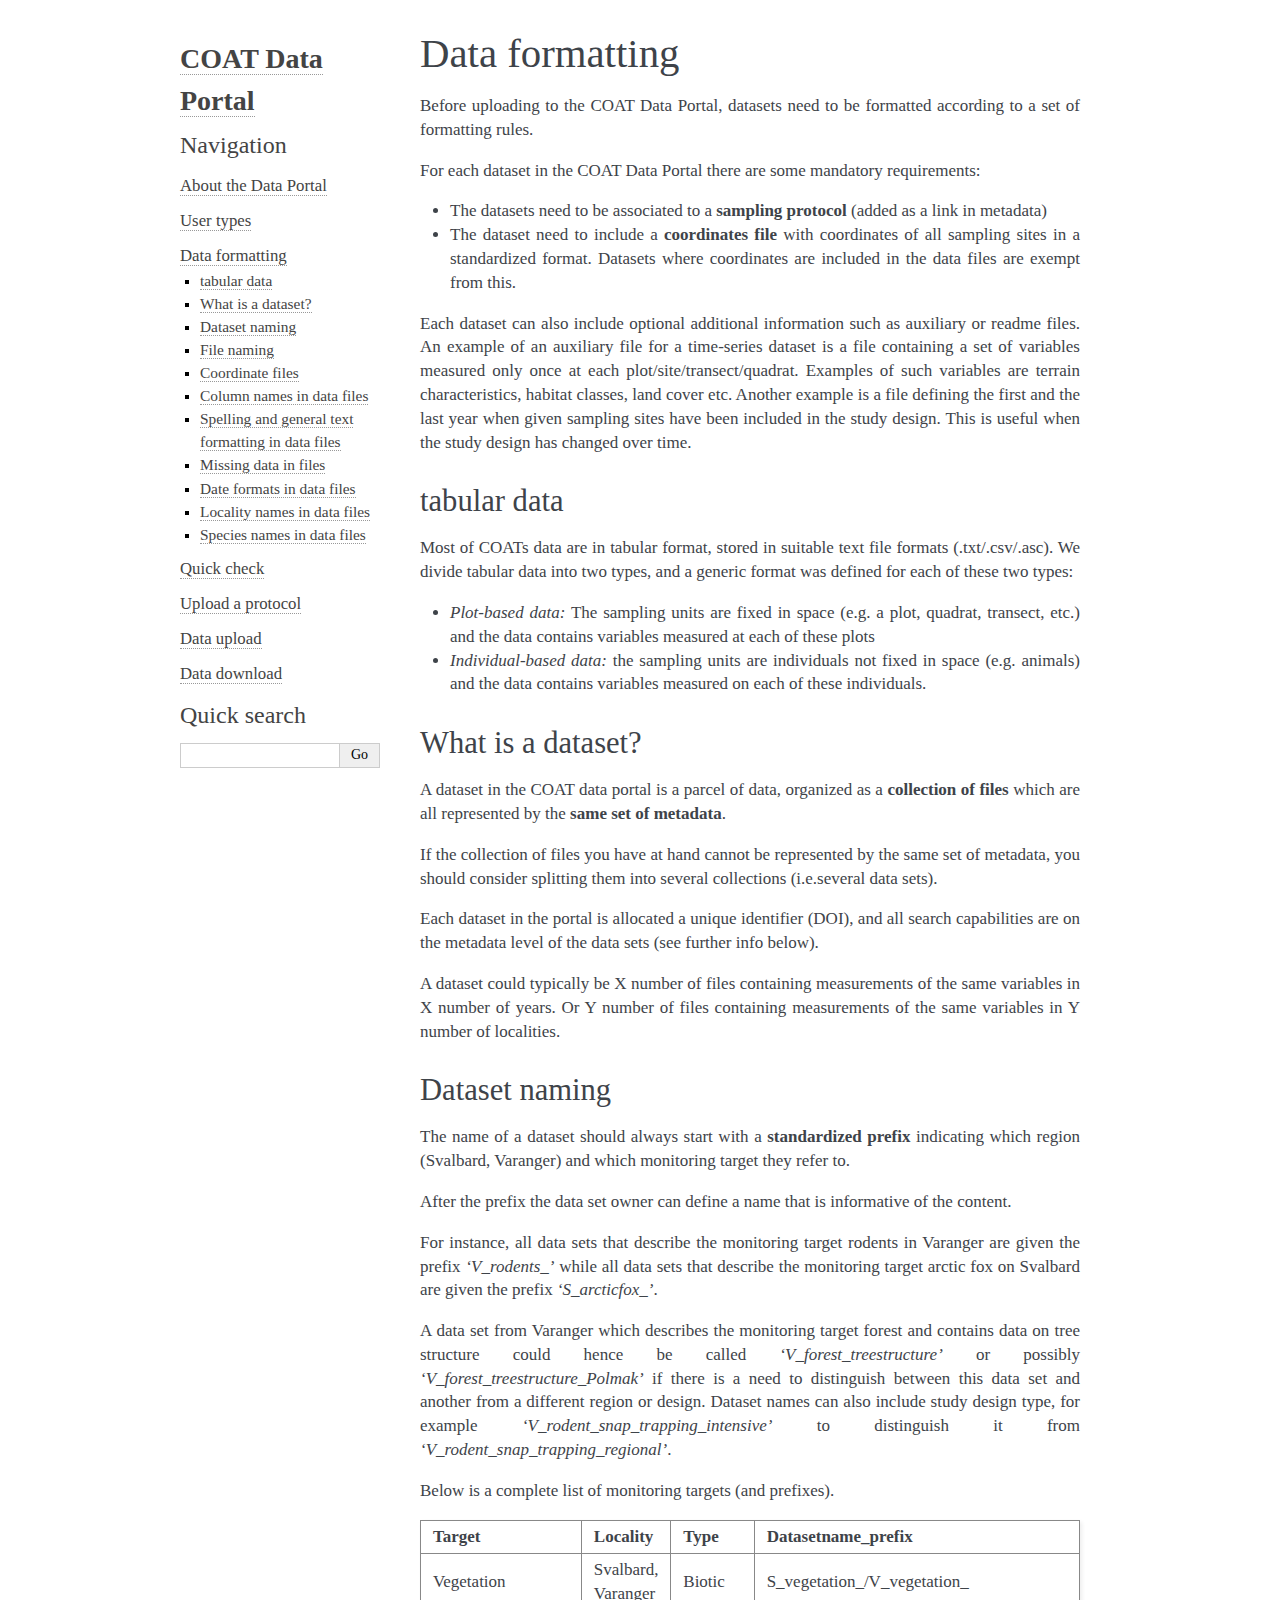
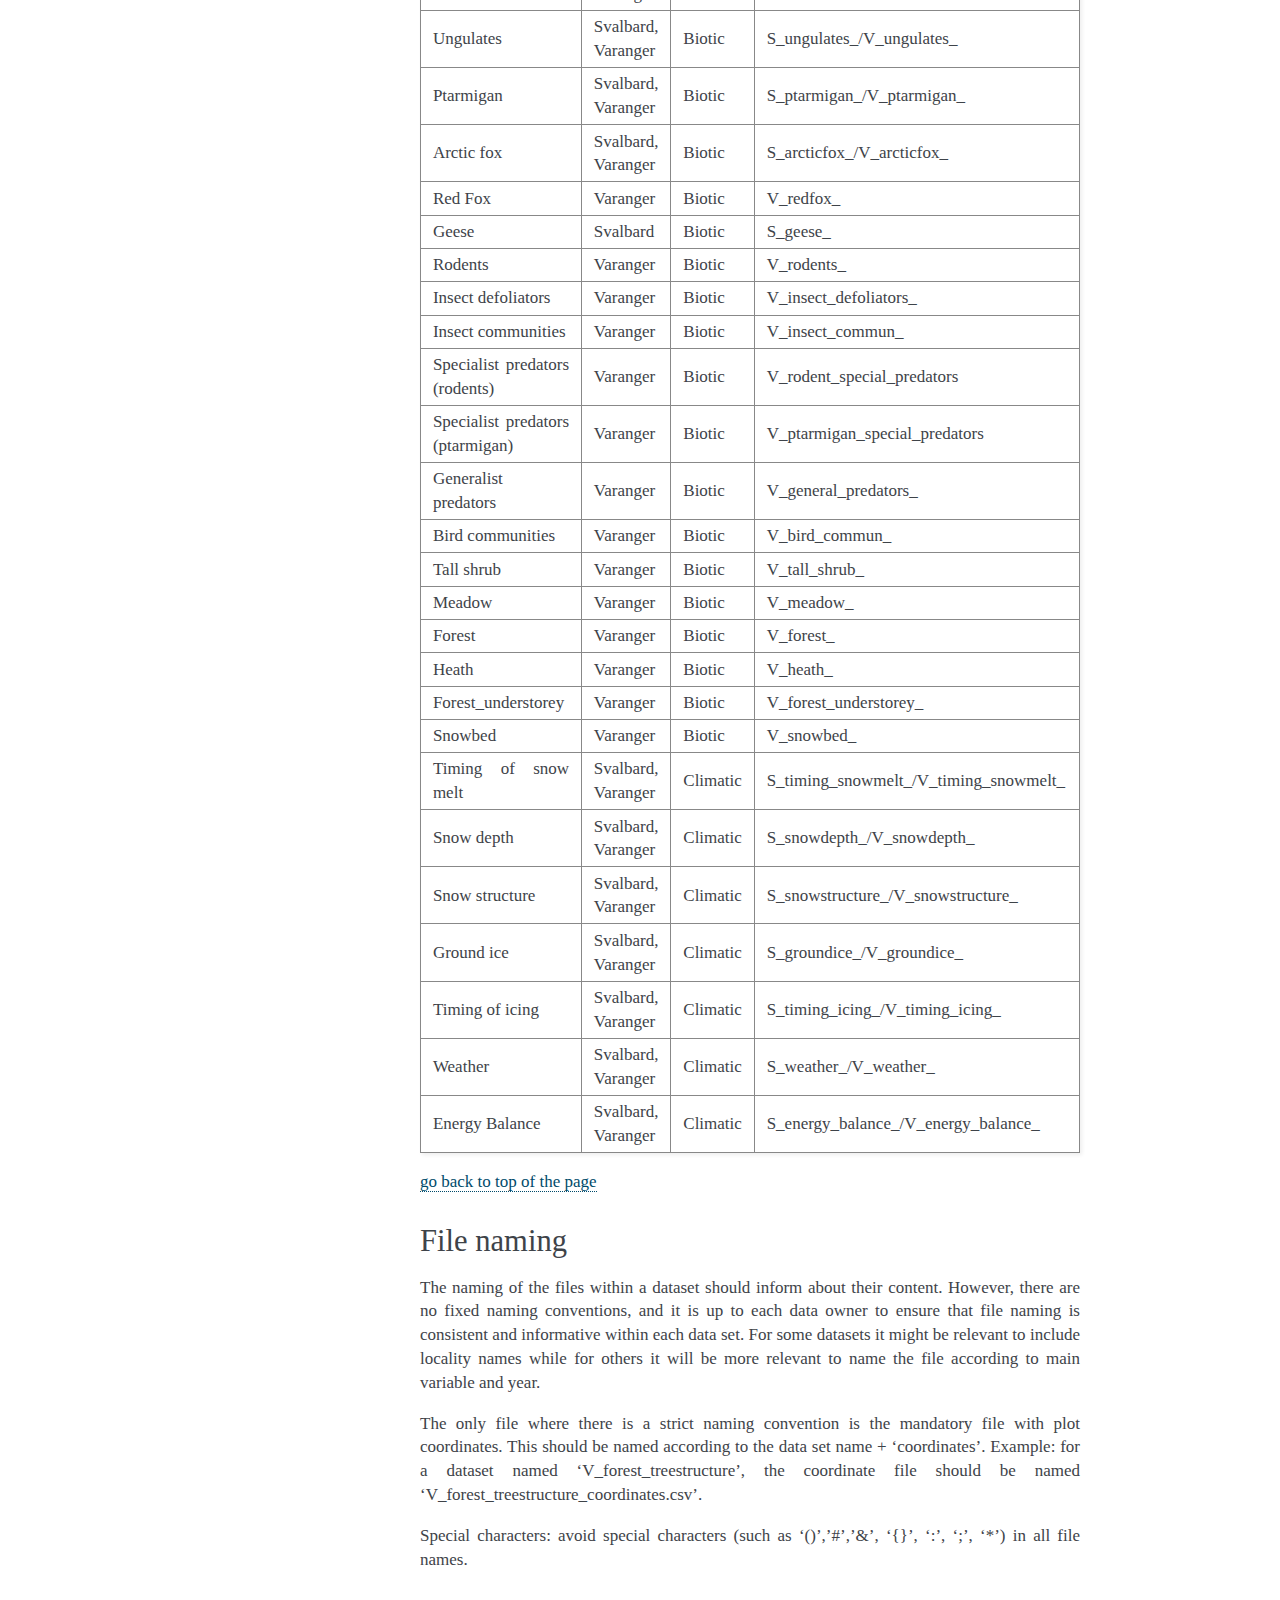
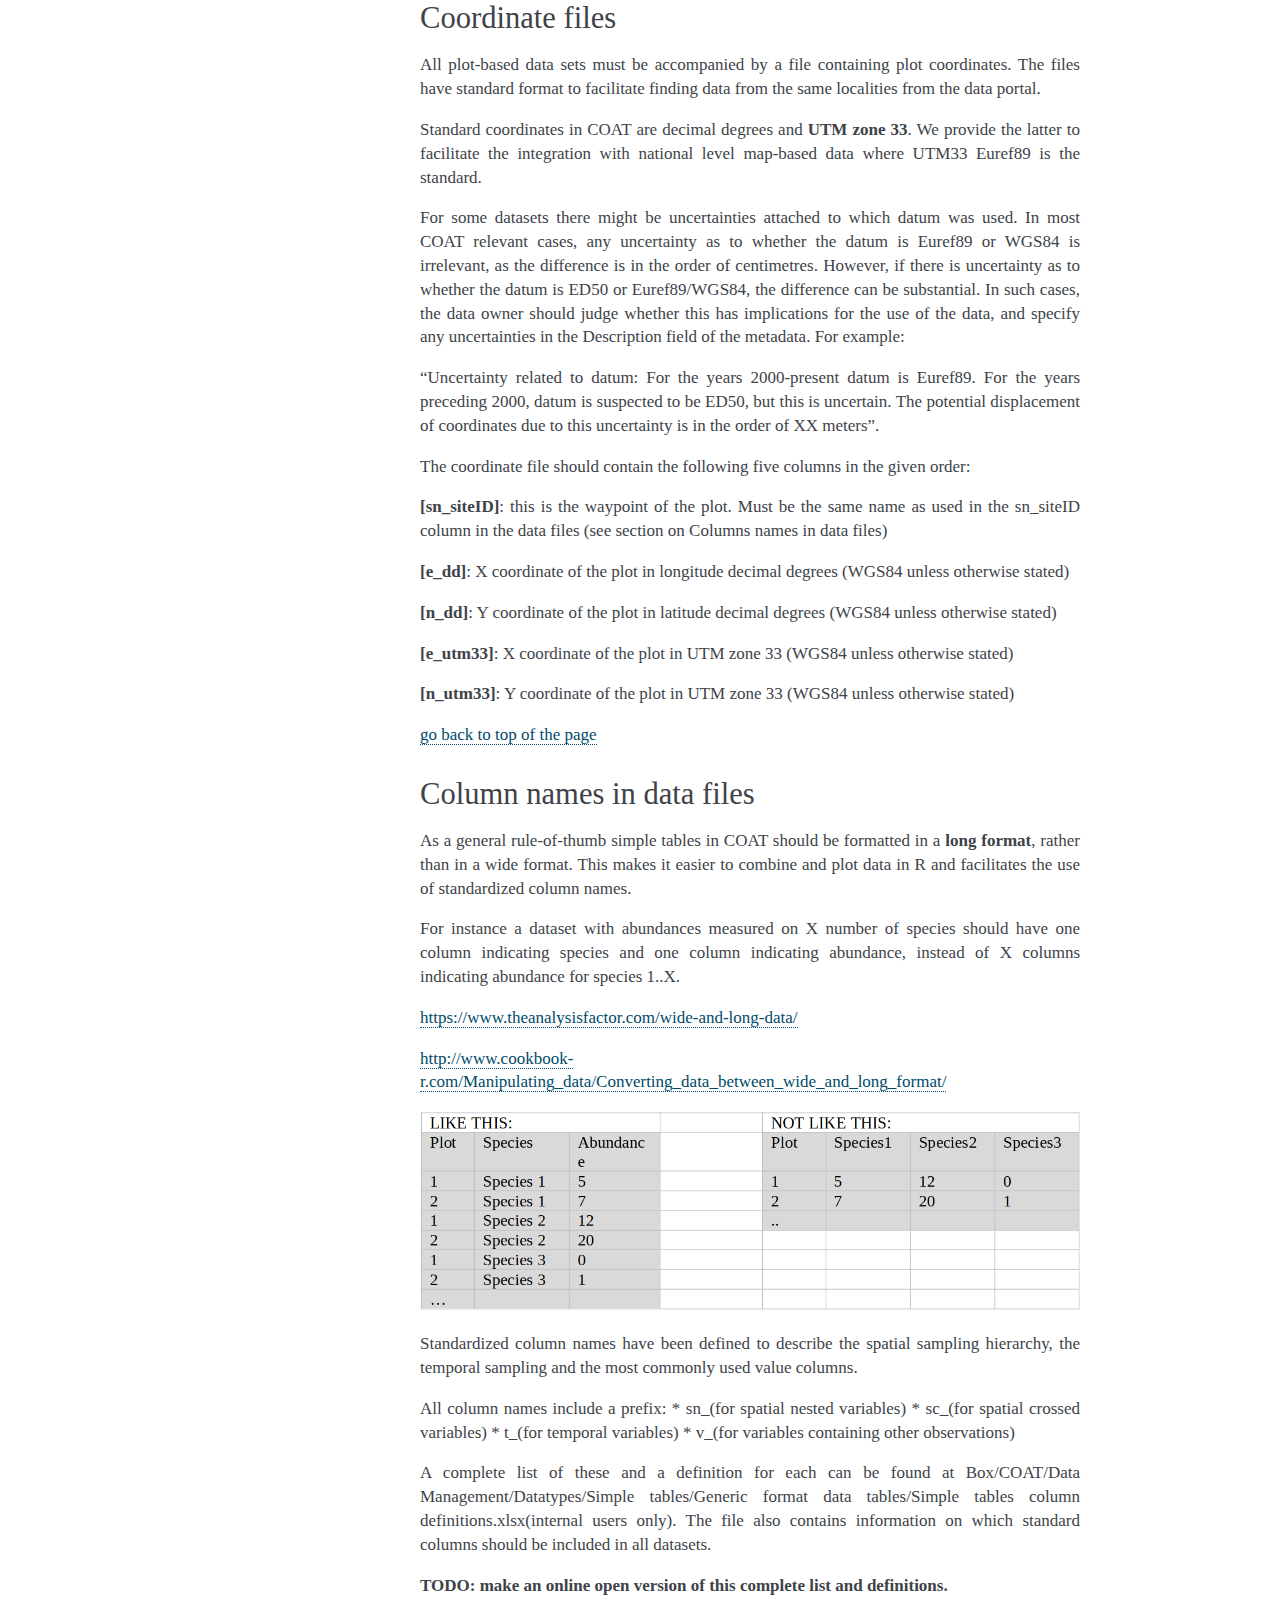
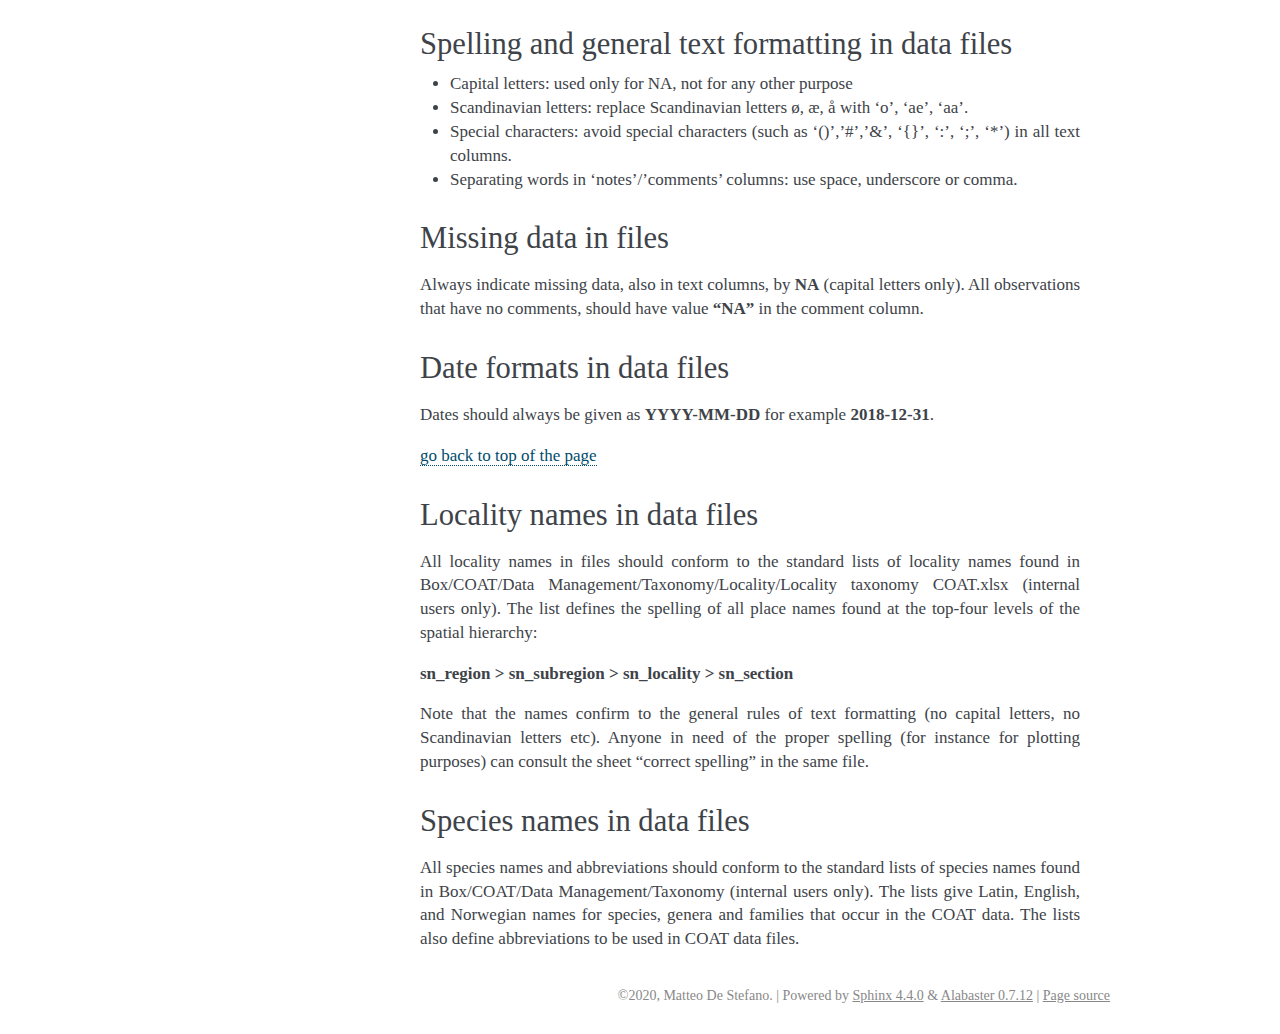
<file: formatting.html>
<!DOCTYPE html>

<html>
  <head>
    <meta charset="utf-8" />
    <meta name="viewport" content="width=device-width, initial-scale=1.0" /><meta name="generator" content="Docutils 0.17.1: http://docutils.sourceforge.net/" />

    <title>Data formatting &#8212; COAT Data Portal 0.1 documentation</title>
    <link rel="stylesheet" type="text/css" href="_static/pygments.css" />
    <link rel="stylesheet" type="text/css" href="_static/alabaster.css" />
    <script data-url_root="./" id="documentation_options" src="_static/documentation_options.js"></script>
    <script src="_static/jquery.js"></script>
    <script src="_static/underscore.js"></script>
    <script src="_static/doctools.js"></script>
    <link rel="author" title="About these documents" href="about.html" />
    <link rel="index" title="Index" href="genindex.html" />
    <link rel="search" title="Search" href="search.html" />
    <link rel="next" title="Quick check" href="check.html" />
    <link rel="prev" title="User types" href="users.html" />
   
  <link rel="stylesheet" href="_static/custom.css" type="text/css" />
  
  
  <meta name="viewport" content="width=device-width, initial-scale=0.9, maximum-scale=0.9" />

  </head><body>
  

    <div class="document">
      <div class="documentwrapper">
        <div class="bodywrapper">
          

          <div class="body" role="main">
            
  <section id="data-formatting">
<span id="formatting"></span><h1>Data formatting<a class="headerlink" href="#data-formatting" title="Permalink to this headline">¶</a></h1>
<p>Before uploading to the COAT Data Portal,
datasets need to be formatted according to a set of formatting rules.</p>
<p>For each dataset in the COAT Data Portal there are some mandatory requirements:</p>
<ul class="simple">
<li><p>The datasets need to be associated to a <strong>sampling protocol</strong> (added as a link in metadata)</p></li>
<li><p>The dataset need to include a <strong>coordinates file</strong> with coordinates of all sampling sites in a standardized format. Datasets where coordinates are included in the data files are exempt from this.</p></li>
</ul>
<p>Each dataset can also include optional additional information such as auxiliary or readme files.
An example of an auxiliary file for a time-series dataset is a file containing a set of variables measured only once at each plot/site/transect/quadrat.
Examples of such variables are terrain characteristics, habitat classes, land cover etc.
Another example is a file defining the first and the last year when given sampling sites have been included in the study design.
This is useful when the study design has changed over time.</p>
<section id="tabular-data">
<h2>tabular data<a class="headerlink" href="#tabular-data" title="Permalink to this headline">¶</a></h2>
<p>Most of COATs data are in tabular format, stored in suitable text file formats (.txt/.csv/.asc).
We divide tabular data into two types, and a generic format was defined for each of these two types:</p>
<ul class="simple">
<li><p><em>Plot-based data:</em> The sampling units are fixed in space (e.g. a plot, quadrat, transect, etc.) and the data contains variables measured at each of these plots</p></li>
<li><p><em>Individual-based data:</em> the sampling units are individuals not fixed in space (e.g. animals) and the data contains variables measured on each of these individuals.</p></li>
</ul>
</section>
<section id="what-is-a-dataset">
<h2>What is a dataset?<a class="headerlink" href="#what-is-a-dataset" title="Permalink to this headline">¶</a></h2>
<p>A dataset in the COAT data portal is a parcel of data, organized as a
<strong>collection of files</strong> which are all represented by the <strong>same set of metadata</strong>.</p>
<p>If the collection of files you have at hand cannot be represented by the same set of metadata,
you should consider splitting them into several collections (i.e.several data sets).</p>
<p>Each dataset in the portal is allocated a unique identifier (DOI),
and all search capabilities are on the metadata level of the data sets (see further info below).</p>
<p>A dataset could typically be X number of files containing measurements of the same variables in X number of years.
Or Y number of files containing measurements of the same variables in Y number of localities.</p>
</section>
<section id="dataset-naming">
<h2>Dataset naming<a class="headerlink" href="#dataset-naming" title="Permalink to this headline">¶</a></h2>
<p>The name of a dataset should always
start with a <strong>standardized prefix</strong> indicating which region (Svalbard, Varanger)
and which monitoring target they refer to.</p>
<p>After the prefix the data set owner can define a name that is informative of the content.</p>
<p>For instance, all data sets that describe the monitoring target rodents
in Varanger are given the prefix <em>‘V_rodents_’</em> while all data sets that describe
the monitoring target arctic fox on Svalbard are given the prefix <em>‘S_arcticfox_’</em>.</p>
<p>A data set from Varanger which describes the monitoring target forest and
contains data on tree structure could hence be called <em>‘V_forest_treestructure’</em>
or possibly <em>‘V_forest_treestructure_Polmak’</em> if there is a need to distinguish
between this data set and another from a different region or design.
Dataset names can also include study design type, for example <em>‘V_rodent_snap_trapping_intensive’</em> to distinguish it from <em>‘V_rodent_snap_trapping_regional’</em>.</p>
<p>Below is a complete list of monitoring targets (and prefixes).</p>
<table class="docutils align-default">
<colgroup>
<col style="width: 26%" />
<col style="width: 12%" />
<col style="width: 12%" />
<col style="width: 50%" />
</colgroup>
<thead>
<tr class="row-odd"><th class="head"><p>Target</p></th>
<th class="head"><p>Locality</p></th>
<th class="head"><p>Type</p></th>
<th class="head"><p>Datasetname_prefix</p></th>
</tr>
</thead>
<tbody>
<tr class="row-even"><td><p>Vegetation</p></td>
<td><p>Svalbard,
Varanger</p></td>
<td><p>Biotic</p></td>
<td><p>S_vegetation_/V_vegetation_</p></td>
</tr>
<tr class="row-odd"><td><p>Ungulates</p></td>
<td><p>Svalbard,
Varanger</p></td>
<td><p>Biotic</p></td>
<td><p>S_ungulates_/V_ungulates_</p></td>
</tr>
<tr class="row-even"><td><p>Ptarmigan</p></td>
<td><p>Svalbard,
Varanger</p></td>
<td><p>Biotic</p></td>
<td><p>S_ptarmigan_/V_ptarmigan_</p></td>
</tr>
<tr class="row-odd"><td><p>Arctic fox</p></td>
<td><p>Svalbard,
Varanger</p></td>
<td><p>Biotic</p></td>
<td><p>S_arcticfox_/V_arcticfox_</p></td>
</tr>
<tr class="row-even"><td><p>Red Fox</p></td>
<td><p>Varanger</p></td>
<td><p>Biotic</p></td>
<td><p>V_redfox_</p></td>
</tr>
<tr class="row-odd"><td><p>Geese</p></td>
<td><p>Svalbard</p></td>
<td><p>Biotic</p></td>
<td><p>S_geese_</p></td>
</tr>
<tr class="row-even"><td><p>Rodents</p></td>
<td><p>Varanger</p></td>
<td><p>Biotic</p></td>
<td><p>V_rodents_</p></td>
</tr>
<tr class="row-odd"><td><p>Insect defoliators</p></td>
<td><p>Varanger</p></td>
<td><p>Biotic</p></td>
<td><p>V_insect_defoliators_</p></td>
</tr>
<tr class="row-even"><td><p>Insect communities</p></td>
<td><p>Varanger</p></td>
<td><p>Biotic</p></td>
<td><p>V_insect_commun_</p></td>
</tr>
<tr class="row-odd"><td><p>Specialist predators
(rodents)</p></td>
<td><p>Varanger</p></td>
<td><p>Biotic</p></td>
<td><p>V_rodent_special_predators</p></td>
</tr>
<tr class="row-even"><td><p>Specialist predators
(ptarmigan)</p></td>
<td><p>Varanger</p></td>
<td><p>Biotic</p></td>
<td><p>V_ptarmigan_special_predators</p></td>
</tr>
<tr class="row-odd"><td><p>Generalist predators</p></td>
<td><p>Varanger</p></td>
<td><p>Biotic</p></td>
<td><p>V_general_predators_</p></td>
</tr>
<tr class="row-even"><td><p>Bird communities</p></td>
<td><p>Varanger</p></td>
<td><p>Biotic</p></td>
<td><p>V_bird_commun_</p></td>
</tr>
<tr class="row-odd"><td><p>Tall shrub</p></td>
<td><p>Varanger</p></td>
<td><p>Biotic</p></td>
<td><p>V_tall_shrub_</p></td>
</tr>
<tr class="row-even"><td><p>Meadow</p></td>
<td><p>Varanger</p></td>
<td><p>Biotic</p></td>
<td><p>V_meadow_</p></td>
</tr>
<tr class="row-odd"><td><p>Forest</p></td>
<td><p>Varanger</p></td>
<td><p>Biotic</p></td>
<td><p>V_forest_</p></td>
</tr>
<tr class="row-even"><td><p>Heath</p></td>
<td><p>Varanger</p></td>
<td><p>Biotic</p></td>
<td><p>V_heath_</p></td>
</tr>
<tr class="row-odd"><td><p>Forest_understorey</p></td>
<td><p>Varanger</p></td>
<td><p>Biotic</p></td>
<td><p>V_forest_understorey_</p></td>
</tr>
<tr class="row-even"><td><p>Snowbed</p></td>
<td><p>Varanger</p></td>
<td><p>Biotic</p></td>
<td><p>V_snowbed_</p></td>
</tr>
<tr class="row-odd"><td><p>Timing of snow melt</p></td>
<td><p>Svalbard,
Varanger</p></td>
<td><p>Climatic</p></td>
<td><p>S_timing_snowmelt_/V_timing_snowmelt_</p></td>
</tr>
<tr class="row-even"><td><p>Snow depth</p></td>
<td><p>Svalbard,
Varanger</p></td>
<td><p>Climatic</p></td>
<td><p>S_snowdepth_/V_snowdepth_</p></td>
</tr>
<tr class="row-odd"><td><p>Snow structure</p></td>
<td><p>Svalbard,
Varanger</p></td>
<td><p>Climatic</p></td>
<td><p>S_snowstructure_/V_snowstructure_</p></td>
</tr>
<tr class="row-even"><td><p>Ground ice</p></td>
<td><p>Svalbard,
Varanger</p></td>
<td><p>Climatic</p></td>
<td><p>S_groundice_/V_groundice_</p></td>
</tr>
<tr class="row-odd"><td><p>Timing of icing</p></td>
<td><p>Svalbard,
Varanger</p></td>
<td><p>Climatic</p></td>
<td><p>S_timing_icing_/V_timing_icing_</p></td>
</tr>
<tr class="row-even"><td><p>Weather</p></td>
<td><p>Svalbard,
Varanger</p></td>
<td><p>Climatic</p></td>
<td><p>S_weather_/V_weather_</p></td>
</tr>
<tr class="row-odd"><td><p>Energy Balance</p></td>
<td><p>Svalbard,
Varanger</p></td>
<td><p>Climatic</p></td>
<td><p>S_energy_balance_/V_energy_balance_</p></td>
</tr>
</tbody>
</table>
<p><a class="reference internal" href="#formatting"><span class="std std-ref">go back to top of the page</span></a></p>
</section>
<section id="file-naming">
<h2>File naming<a class="headerlink" href="#file-naming" title="Permalink to this headline">¶</a></h2>
<p>The naming of the files within a dataset should inform about their content.
However, there are no fixed naming conventions, and it is up to each data owner
to ensure that file naming is consistent and informative within each data set.
For some datasets it might be relevant to include locality names while for others
it will be more relevant to name the file according to main variable and year.</p>
<p>The only file where there is a strict naming convention is the mandatory file with plot coordinates.
This should be named according to the data set name + ‘coordinates’.
Example: for a dataset named ‘V_forest_treestructure’, the coordinate file should
be named ‘V_forest_treestructure_coordinates.csv’.</p>
<p>Special characters: avoid special characters (such as ‘()’,’#’,’&amp;’, ‘{}’, ‘:’, ‘;’, ‘*’) in all file names.</p>
</section>
<section id="coordinate-files">
<h2>Coordinate files<a class="headerlink" href="#coordinate-files" title="Permalink to this headline">¶</a></h2>
<p>All plot-based data sets must be accompanied by a file containing plot coordinates.
The files have standard format to facilitate finding data from the same localities from the data portal.</p>
<p>Standard coordinates in COAT are decimal degrees and <strong>UTM zone 33</strong>. We provide the latter to facilitate the
integration with national level map-based data where UTM33 Euref89 is the standard.</p>
<p>For some datasets there might be uncertainties attached to which datum was used.
In most COAT relevant cases, any uncertainty as to whether the datum is Euref89 or WGS84 is irrelevant,
as the difference is in the order of centimetres. However, if there is uncertainty as to whether the datum
is ED50 or Euref89/WGS84, the difference can be substantial.
In such cases, the data owner should judge whether this has implications for the use of the data,
and specify any uncertainties in the Description field of the metadata. For example:</p>
<p>“Uncertainty related to datum: For the years 2000-present datum is Euref89.
For the years preceding 2000, datum is suspected to be ED50, but this is uncertain.
The potential displacement of coordinates due to this uncertainty is in the order of XX meters”.</p>
<p>The coordinate file should contain the following five columns in the given order:</p>
<p><strong>[sn_siteID]</strong>: this is the waypoint of the plot. Must be the same name as used in the sn_siteID
column in the data files (see section on Columns names in data files)</p>
<p><strong>[e_dd]</strong>: X coordinate of the plot in longitude decimal degrees (WGS84 unless otherwise stated)</p>
<p><strong>[n_dd]</strong>: Y coordinate of the plot in latitude decimal degrees (WGS84 unless otherwise stated)</p>
<p><strong>[e_utm33]</strong>: X coordinate of the plot in UTM zone 33 (WGS84 unless otherwise stated)</p>
<p><strong>[n_utm33]</strong>: Y coordinate of the plot in UTM zone 33 (WGS84 unless otherwise stated)</p>
<p><a class="reference internal" href="#formatting"><span class="std std-ref">go back to top of the page</span></a></p>
</section>
<section id="column-names-in-data-files">
<h2>Column names in data files<a class="headerlink" href="#column-names-in-data-files" title="Permalink to this headline">¶</a></h2>
<p>As a general rule-of-thumb simple tables in COAT should be formatted in a <strong>long format</strong>,
rather than in a wide format. This makes it easier to combine and plot data in R and facilitates
the use of standardized column names.</p>
<p>For instance a dataset with abundances measured on X number
of species should have one column indicating species and one column indicating abundance,
instead of X columns indicating abundance for species 1..X.</p>
<p><a class="reference external" href="https://www.theanalysisfactor.com/wide-and-long-data/">https://www.theanalysisfactor.com/wide-and-long-data/</a></p>
<p><a class="reference external" href="http://www.cookbook-r.com/Manipulating_data/Converting_data_between_wide_and_long_format/">http://www.cookbook-r.com/Manipulating_data/Converting_data_between_wide_and_long_format/</a></p>
<img alt="_images/long_table.png" src="_images/long_table.png" />
<p>Standardized column names have been defined to describe the spatial sampling hierarchy,
the temporal sampling and the most commonly used value columns.</p>
<p>All column names include a prefix:
* sn_(for spatial nested variables)
* sc_(for spatial crossed variables)
* t_(for temporal variables)
* v_(for variables containing other observations)</p>
<p>A complete list of these and a definition for each can be found at
Box/COAT/Data Management/Datatypes/Simple tables/Generic format data tables/Simple tables column definitions.xlsx(internal users only).
The file also contains information on which standard columns should be included in all datasets.</p>
<p><strong>TODO: make an online open version of this complete list and definitions.</strong></p>
</section>
<section id="spelling-and-general-text-formatting-in-data-files">
<h2>Spelling and general text formatting in data files<a class="headerlink" href="#spelling-and-general-text-formatting-in-data-files" title="Permalink to this headline">¶</a></h2>
<ul class="simple">
<li><p>Capital letters: used only for NA, not for any other purpose</p></li>
<li><p>Scandinavian letters: replace Scandinavian letters ø, æ, å with ‘o’, ‘ae’, ‘aa’.</p></li>
<li><p>Special characters: avoid special characters (such as ‘()’,’#’,’&amp;’, ‘{}’, ‘:’, ‘;’, ‘*’) in all text columns.</p></li>
<li><p>Separating words in ‘notes’/’comments’ columns: use space, underscore or comma.</p></li>
</ul>
</section>
<section id="missing-data-in-files">
<h2>Missing data in files<a class="headerlink" href="#missing-data-in-files" title="Permalink to this headline">¶</a></h2>
<p>Always indicate missing data, also in text columns, by <strong>NA</strong> (capital letters only).
All observations that have no comments, should have value <strong>“NA”</strong> in the comment column.</p>
</section>
<section id="date-formats-in-data-files">
<h2>Date formats in data files<a class="headerlink" href="#date-formats-in-data-files" title="Permalink to this headline">¶</a></h2>
<p>Dates should always be given as <strong>YYYY-MM-DD</strong> for example <strong>2018-12-31</strong>.</p>
<p><a class="reference internal" href="#formatting"><span class="std std-ref">go back to top of the page</span></a></p>
</section>
<section id="locality-names-in-data-files">
<h2>Locality names in data files<a class="headerlink" href="#locality-names-in-data-files" title="Permalink to this headline">¶</a></h2>
<p>All locality names in files should conform to the standard lists of locality names
found in Box/COAT/Data Management/Taxonomy/Locality/Locality taxonomy COAT.xlsx (internal users only).
The list defines the spelling of all place names found at the top-four levels of the spatial hierarchy:</p>
<p><strong>sn_region &gt; sn_subregion &gt; sn_locality &gt; sn_section</strong></p>
<p>Note that the names confirm to the general rules of
text formatting (no capital letters, no Scandinavian letters etc). Anyone in need of the proper spelling
(for instance for plotting purposes) can consult the sheet “correct spelling” in the same file.</p>
</section>
<section id="species-names-in-data-files">
<h2>Species names in data files<a class="headerlink" href="#species-names-in-data-files" title="Permalink to this headline">¶</a></h2>
<p>All species names and abbreviations should conform to the standard lists of species names
found in Box/COAT/Data Management/Taxonomy (internal users only).
The lists give Latin, English, and Norwegian names for species, genera and families that occur in the COAT data.
The lists also define abbreviations to be used in COAT data files.</p>
</section>
</section>


          </div>
          
        </div>
      </div>
      <div class="sphinxsidebar" role="navigation" aria-label="main navigation">
        <div class="sphinxsidebarwrapper">
<h1 class="logo"><a href="index.html">COAT Data Portal</a></h1>








<h3>Navigation</h3>
<ul>
<li class="toctree-l1"><a class="reference internal" href="about.html">About the Data Portal</a></li>
</ul>
<ul>
<li class="toctree-l1"><a class="reference internal" href="users.html">User types</a></li>
</ul>
<ul class="current">
<li class="toctree-l1 current"><a class="current reference internal" href="#">Data formatting</a><ul>
<li class="toctree-l2"><a class="reference internal" href="#tabular-data">tabular data</a></li>
<li class="toctree-l2"><a class="reference internal" href="#what-is-a-dataset">What is a dataset?</a></li>
<li class="toctree-l2"><a class="reference internal" href="#dataset-naming">Dataset naming</a></li>
<li class="toctree-l2"><a class="reference internal" href="#file-naming">File naming</a></li>
<li class="toctree-l2"><a class="reference internal" href="#coordinate-files">Coordinate files</a></li>
<li class="toctree-l2"><a class="reference internal" href="#column-names-in-data-files">Column names in data files</a></li>
<li class="toctree-l2"><a class="reference internal" href="#spelling-and-general-text-formatting-in-data-files">Spelling and general text formatting in data files</a></li>
<li class="toctree-l2"><a class="reference internal" href="#missing-data-in-files">Missing data in files</a></li>
<li class="toctree-l2"><a class="reference internal" href="#date-formats-in-data-files">Date formats in data files</a></li>
<li class="toctree-l2"><a class="reference internal" href="#locality-names-in-data-files">Locality names in data files</a></li>
<li class="toctree-l2"><a class="reference internal" href="#species-names-in-data-files">Species names in data files</a></li>
</ul>
</li>
</ul>
<ul>
<li class="toctree-l1"><a class="reference internal" href="check.html">Quick check</a></li>
</ul>
<ul>
<li class="toctree-l1"><a class="reference internal" href="protocol.html">Upload a protocol</a></li>
</ul>
<ul>
<li class="toctree-l1"><a class="reference internal" href="data.html">Data upload</a></li>
</ul>
<ul>
<li class="toctree-l1"><a class="reference internal" href="download.html">Data download</a></li>
</ul>

<div class="relations">
<h3>Related Topics</h3>
<ul>
  <li><a href="index.html">Documentation overview</a><ul>
      <li>Previous: <a href="users.html" title="previous chapter">User types</a></li>
      <li>Next: <a href="check.html" title="next chapter">Quick check</a></li>
  </ul></li>
</ul>
</div>
<div id="searchbox" style="display: none" role="search">
  <h3 id="searchlabel">Quick search</h3>
    <div class="searchformwrapper">
    <form class="search" action="search.html" method="get">
      <input type="text" name="q" aria-labelledby="searchlabel" autocomplete="off" autocorrect="off" autocapitalize="off" spellcheck="false"/>
      <input type="submit" value="Go" />
    </form>
    </div>
</div>
<script>$('#searchbox').show(0);</script>








        </div>
      </div>
      <div class="clearer"></div>
    </div>
    <div class="footer">
      &copy;2020, Matteo De Stefano.
      
      |
      Powered by <a href="http://sphinx-doc.org/">Sphinx 4.4.0</a>
      &amp; <a href="https://github.com/bitprophet/alabaster">Alabaster 0.7.12</a>
      
      |
      <a href="_sources/formatting.rst.txt"
          rel="nofollow">Page source</a>
    </div>

    

    
  </body>
</html>
</file>
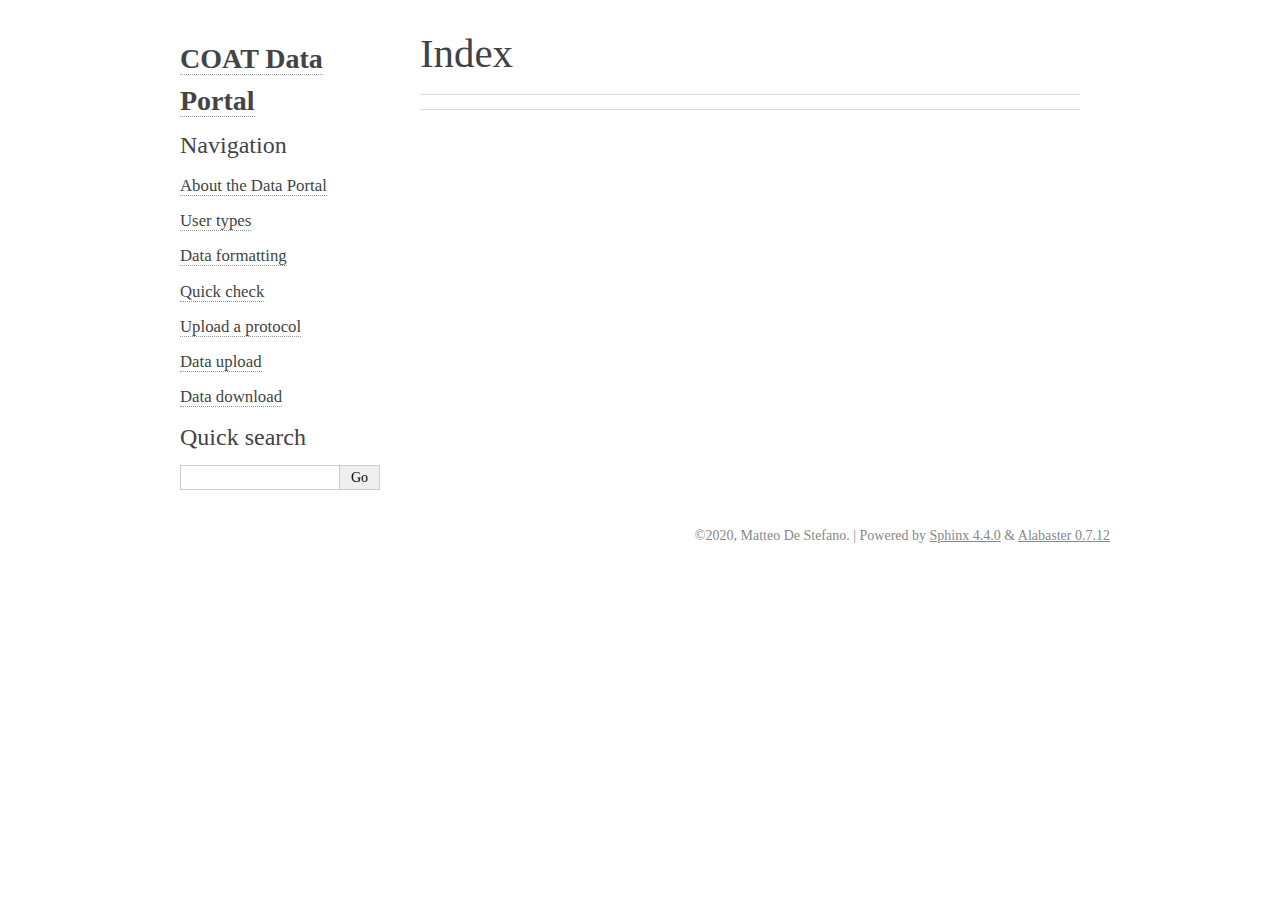
<file: genindex.html>
<!DOCTYPE html>

<html>
  <head>
    <meta charset="utf-8" />
    <meta name="viewport" content="width=device-width, initial-scale=1.0" />
    <title>Index &#8212; COAT Data Portal 0.1 documentation</title>
    <link rel="stylesheet" type="text/css" href="_static/pygments.css" />
    <link rel="stylesheet" type="text/css" href="_static/alabaster.css" />
    <script data-url_root="./" id="documentation_options" src="_static/documentation_options.js"></script>
    <script src="_static/jquery.js"></script>
    <script src="_static/underscore.js"></script>
    <script src="_static/doctools.js"></script>
    <link rel="author" title="About these documents" href="about.html" />
    <link rel="index" title="Index" href="#" />
    <link rel="search" title="Search" href="search.html" />
   
  <link rel="stylesheet" href="_static/custom.css" type="text/css" />
  
  
  <meta name="viewport" content="width=device-width, initial-scale=0.9, maximum-scale=0.9" />

  </head><body>
  

    <div class="document">
      <div class="documentwrapper">
        <div class="bodywrapper">
          

          <div class="body" role="main">
            

<h1 id="index">Index</h1>

<div class="genindex-jumpbox">
 
</div>


          </div>
          
        </div>
      </div>
      <div class="sphinxsidebar" role="navigation" aria-label="main navigation">
        <div class="sphinxsidebarwrapper">
<h1 class="logo"><a href="index.html">COAT Data Portal</a></h1>








<h3>Navigation</h3>
<ul>
<li class="toctree-l1"><a class="reference internal" href="about.html">About the Data Portal</a></li>
</ul>
<ul>
<li class="toctree-l1"><a class="reference internal" href="users.html">User types</a></li>
</ul>
<ul>
<li class="toctree-l1"><a class="reference internal" href="formatting.html">Data formatting</a></li>
</ul>
<ul>
<li class="toctree-l1"><a class="reference internal" href="check.html">Quick check</a></li>
</ul>
<ul>
<li class="toctree-l1"><a class="reference internal" href="protocol.html">Upload a protocol</a></li>
</ul>
<ul>
<li class="toctree-l1"><a class="reference internal" href="data.html">Data upload</a></li>
</ul>
<ul>
<li class="toctree-l1"><a class="reference internal" href="download.html">Data download</a></li>
</ul>

<div class="relations">
<h3>Related Topics</h3>
<ul>
  <li><a href="index.html">Documentation overview</a><ul>
  </ul></li>
</ul>
</div>
<div id="searchbox" style="display: none" role="search">
  <h3 id="searchlabel">Quick search</h3>
    <div class="searchformwrapper">
    <form class="search" action="search.html" method="get">
      <input type="text" name="q" aria-labelledby="searchlabel" autocomplete="off" autocorrect="off" autocapitalize="off" spellcheck="false"/>
      <input type="submit" value="Go" />
    </form>
    </div>
</div>
<script>$('#searchbox').show(0);</script>








        </div>
      </div>
      <div class="clearer"></div>
    </div>
    <div class="footer">
      &copy;2020, Matteo De Stefano.
      
      |
      Powered by <a href="http://sphinx-doc.org/">Sphinx 4.4.0</a>
      &amp; <a href="https://github.com/bitprophet/alabaster">Alabaster 0.7.12</a>
      
    </div>

    

    
  </body>
</html>
</file>
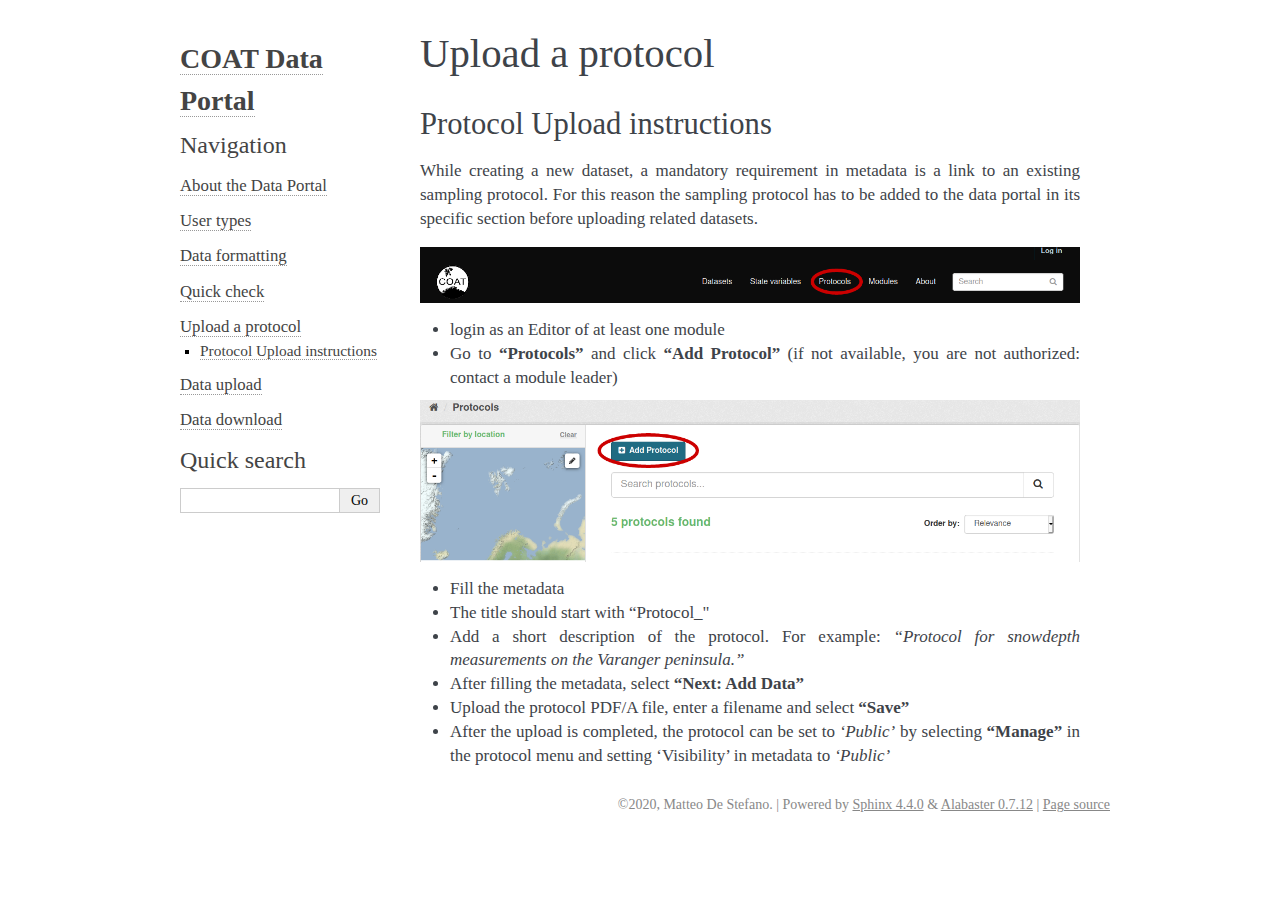
<file: protocol.html>
<!DOCTYPE html>

<html>
  <head>
    <meta charset="utf-8" />
    <meta name="viewport" content="width=device-width, initial-scale=1.0" /><meta name="generator" content="Docutils 0.17.1: http://docutils.sourceforge.net/" />

    <title>Upload a protocol &#8212; COAT Data Portal 0.1 documentation</title>
    <link rel="stylesheet" type="text/css" href="_static/pygments.css" />
    <link rel="stylesheet" type="text/css" href="_static/alabaster.css" />
    <script data-url_root="./" id="documentation_options" src="_static/documentation_options.js"></script>
    <script src="_static/jquery.js"></script>
    <script src="_static/underscore.js"></script>
    <script src="_static/doctools.js"></script>
    <link rel="author" title="About these documents" href="about.html" />
    <link rel="index" title="Index" href="genindex.html" />
    <link rel="search" title="Search" href="search.html" />
    <link rel="next" title="Data upload" href="data.html" />
    <link rel="prev" title="Quick check" href="check.html" />
   
  <link rel="stylesheet" href="_static/custom.css" type="text/css" />
  
  
  <meta name="viewport" content="width=device-width, initial-scale=0.9, maximum-scale=0.9" />

  </head><body>
  

    <div class="document">
      <div class="documentwrapper">
        <div class="bodywrapper">
          

          <div class="body" role="main">
            
  <section id="upload-a-protocol">
<span id="protocol"></span><h1>Upload a protocol<a class="headerlink" href="#upload-a-protocol" title="Permalink to this headline">¶</a></h1>
<section id="protocol-upload-instructions">
<h2>Protocol Upload instructions<a class="headerlink" href="#protocol-upload-instructions" title="Permalink to this headline">¶</a></h2>
<p>While creating a new dataset, a mandatory requirement in metadata is a link to an existing sampling protocol.
For this reason the sampling protocol has to be added to the data portal in its specific section before uploading related datasets.</p>
<img alt="_images/protocolstab.png" src="_images/protocolstab.png" />
<ul class="simple">
<li><p>login as an Editor of at least one module</p></li>
<li><p>Go to <strong>“Protocols”</strong> and click <strong>“Add Protocol”</strong> (if not available, you are not authorized: contact a module leader)</p></li>
</ul>
<img alt="_images/addprotocol.png" src="_images/addprotocol.png" />
<ul class="simple">
<li><p>Fill the metadata</p></li>
<li><p>The title should start with “Protocol_&quot;</p></li>
<li><p>Add a short description of the protocol. For example:
<em>“Protocol for snowdepth measurements on the Varanger peninsula.”</em></p></li>
<li><p>After filling the metadata, select <strong>“Next: Add Data”</strong></p></li>
<li><p>Upload the protocol PDF/A file, enter a filename and select <strong>“Save”</strong></p></li>
<li><p>After the upload is completed, the protocol can be set to <em>‘Public’</em> by
selecting <strong>“Manage”</strong> in the protocol menu and setting ‘Visibility’ in metadata to <em>‘Public’</em></p></li>
</ul>
</section>
</section>


          </div>
          
        </div>
      </div>
      <div class="sphinxsidebar" role="navigation" aria-label="main navigation">
        <div class="sphinxsidebarwrapper">
<h1 class="logo"><a href="index.html">COAT Data Portal</a></h1>








<h3>Navigation</h3>
<ul>
<li class="toctree-l1"><a class="reference internal" href="about.html">About the Data Portal</a></li>
</ul>
<ul>
<li class="toctree-l1"><a class="reference internal" href="users.html">User types</a></li>
</ul>
<ul>
<li class="toctree-l1"><a class="reference internal" href="formatting.html">Data formatting</a></li>
</ul>
<ul>
<li class="toctree-l1"><a class="reference internal" href="check.html">Quick check</a></li>
</ul>
<ul class="current">
<li class="toctree-l1 current"><a class="current reference internal" href="#">Upload a protocol</a><ul>
<li class="toctree-l2"><a class="reference internal" href="#protocol-upload-instructions">Protocol Upload instructions</a></li>
</ul>
</li>
</ul>
<ul>
<li class="toctree-l1"><a class="reference internal" href="data.html">Data upload</a></li>
</ul>
<ul>
<li class="toctree-l1"><a class="reference internal" href="download.html">Data download</a></li>
</ul>

<div class="relations">
<h3>Related Topics</h3>
<ul>
  <li><a href="index.html">Documentation overview</a><ul>
      <li>Previous: <a href="check.html" title="previous chapter">Quick check</a></li>
      <li>Next: <a href="data.html" title="next chapter">Data upload</a></li>
  </ul></li>
</ul>
</div>
<div id="searchbox" style="display: none" role="search">
  <h3 id="searchlabel">Quick search</h3>
    <div class="searchformwrapper">
    <form class="search" action="search.html" method="get">
      <input type="text" name="q" aria-labelledby="searchlabel" autocomplete="off" autocorrect="off" autocapitalize="off" spellcheck="false"/>
      <input type="submit" value="Go" />
    </form>
    </div>
</div>
<script>$('#searchbox').show(0);</script>








        </div>
      </div>
      <div class="clearer"></div>
    </div>
    <div class="footer">
      &copy;2020, Matteo De Stefano.
      
      |
      Powered by <a href="http://sphinx-doc.org/">Sphinx 4.4.0</a>
      &amp; <a href="https://github.com/bitprophet/alabaster">Alabaster 0.7.12</a>
      
      |
      <a href="_sources/protocol.rst.txt"
          rel="nofollow">Page source</a>
    </div>

    

    
  </body>
</html>
</file>
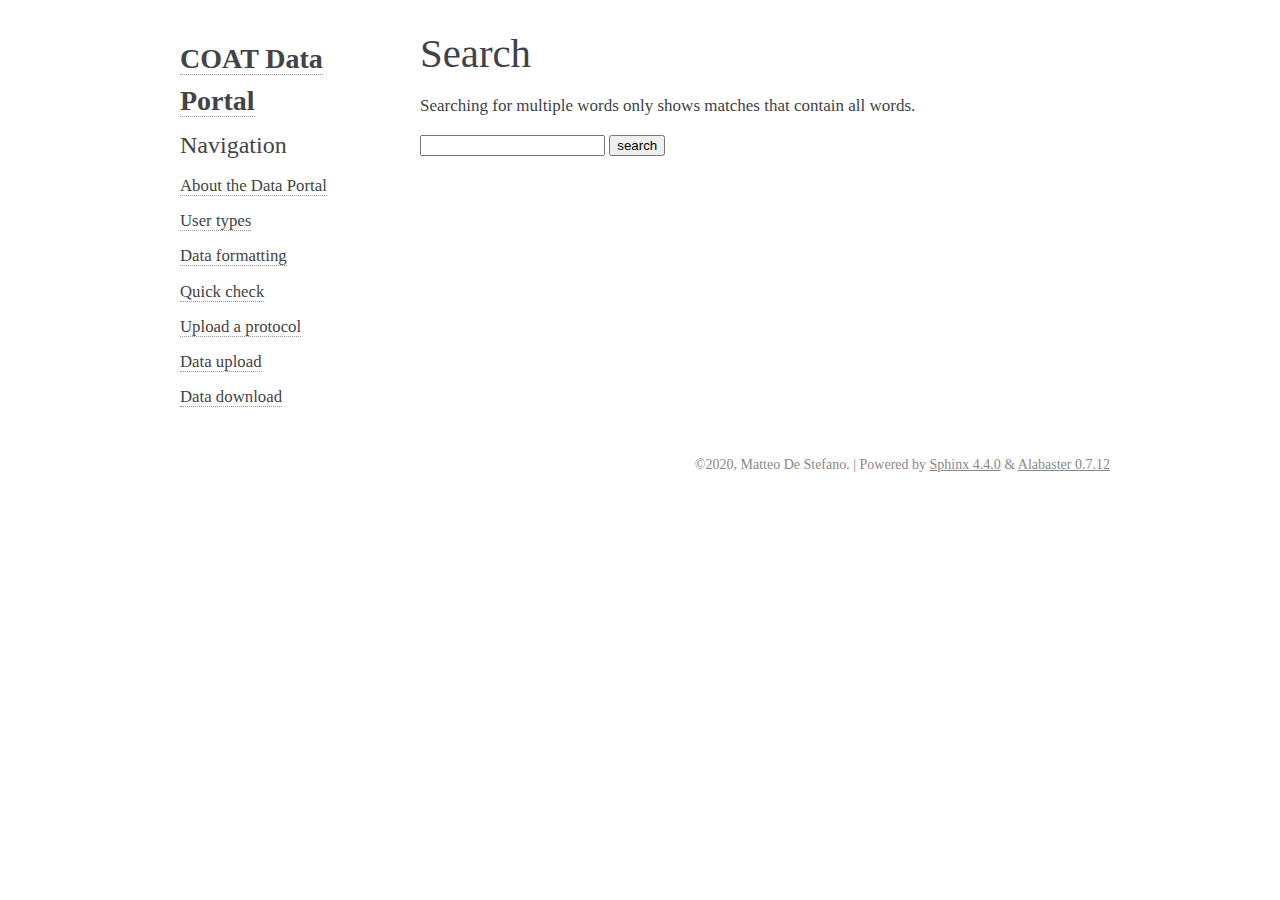
<file: search.html>
<!DOCTYPE html>

<html>
  <head>
    <meta charset="utf-8" />
    <meta name="viewport" content="width=device-width, initial-scale=1.0" />
    <title>Search &#8212; COAT Data Portal 0.1 documentation</title>
    <link rel="stylesheet" type="text/css" href="_static/pygments.css" />
    <link rel="stylesheet" type="text/css" href="_static/alabaster.css" />
    
    <script data-url_root="./" id="documentation_options" src="_static/documentation_options.js"></script>
    <script src="_static/jquery.js"></script>
    <script src="_static/underscore.js"></script>
    <script src="_static/doctools.js"></script>
    <script src="_static/searchtools.js"></script>
    <script src="_static/language_data.js"></script>
    <link rel="author" title="About these documents" href="about.html" />
    <link rel="index" title="Index" href="genindex.html" />
    <link rel="search" title="Search" href="#" />
  <script src="searchindex.js" defer></script>
  
   
  <link rel="stylesheet" href="_static/custom.css" type="text/css" />
  
  
  <meta name="viewport" content="width=device-width, initial-scale=0.9, maximum-scale=0.9" />


  </head><body>
  

    <div class="document">
      <div class="documentwrapper">
        <div class="bodywrapper">
          

          <div class="body" role="main">
            
  <h1 id="search-documentation">Search</h1>
  
  <noscript>
  <div class="admonition warning">
  <p>
    Please activate JavaScript to enable the search
    functionality.
  </p>
  </div>
  </noscript>
  
  
  <p>
    Searching for multiple words only shows matches that contain
    all words.
  </p>
  
  
  <form action="" method="get">
    <input type="text" name="q" aria-labelledby="search-documentation" value="" autocomplete="off" autocorrect="off" autocapitalize="off" spellcheck="false"/>
    <input type="submit" value="search" />
    <span id="search-progress" style="padding-left: 10px"></span>
  </form>
  
  
  
  <div id="search-results">
  
  </div>
  

          </div>
          
        </div>
      </div>
      <div class="sphinxsidebar" role="navigation" aria-label="main navigation">
        <div class="sphinxsidebarwrapper">
<h1 class="logo"><a href="index.html">COAT Data Portal</a></h1>








<h3>Navigation</h3>
<ul>
<li class="toctree-l1"><a class="reference internal" href="about.html">About the Data Portal</a></li>
</ul>
<ul>
<li class="toctree-l1"><a class="reference internal" href="users.html">User types</a></li>
</ul>
<ul>
<li class="toctree-l1"><a class="reference internal" href="formatting.html">Data formatting</a></li>
</ul>
<ul>
<li class="toctree-l1"><a class="reference internal" href="check.html">Quick check</a></li>
</ul>
<ul>
<li class="toctree-l1"><a class="reference internal" href="protocol.html">Upload a protocol</a></li>
</ul>
<ul>
<li class="toctree-l1"><a class="reference internal" href="data.html">Data upload</a></li>
</ul>
<ul>
<li class="toctree-l1"><a class="reference internal" href="download.html">Data download</a></li>
</ul>

<div class="relations">
<h3>Related Topics</h3>
<ul>
  <li><a href="index.html">Documentation overview</a><ul>
  </ul></li>
</ul>
</div>








        </div>
      </div>
      <div class="clearer"></div>
    </div>
    <div class="footer">
      &copy;2020, Matteo De Stefano.
      
      |
      Powered by <a href="http://sphinx-doc.org/">Sphinx 4.4.0</a>
      &amp; <a href="https://github.com/bitprophet/alabaster">Alabaster 0.7.12</a>
      
    </div>

    

    
  </body>
</html>
</file>
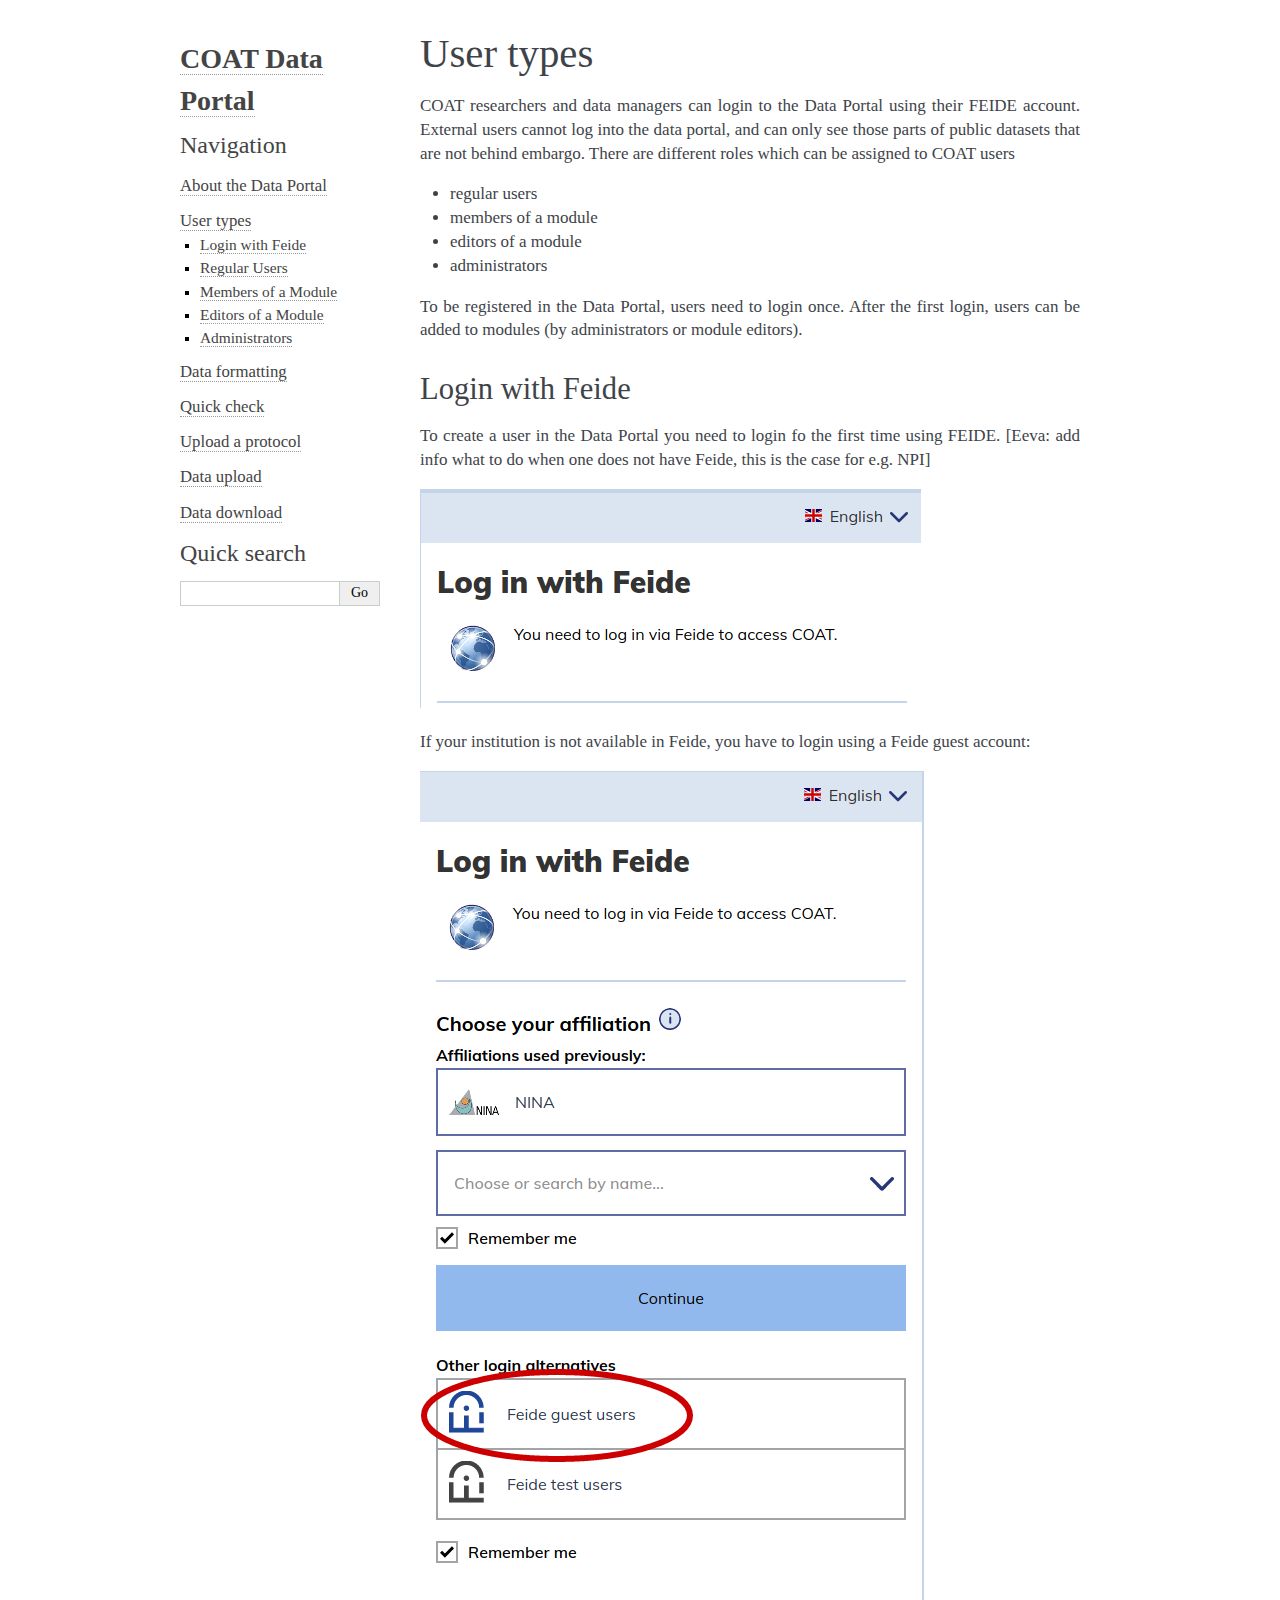
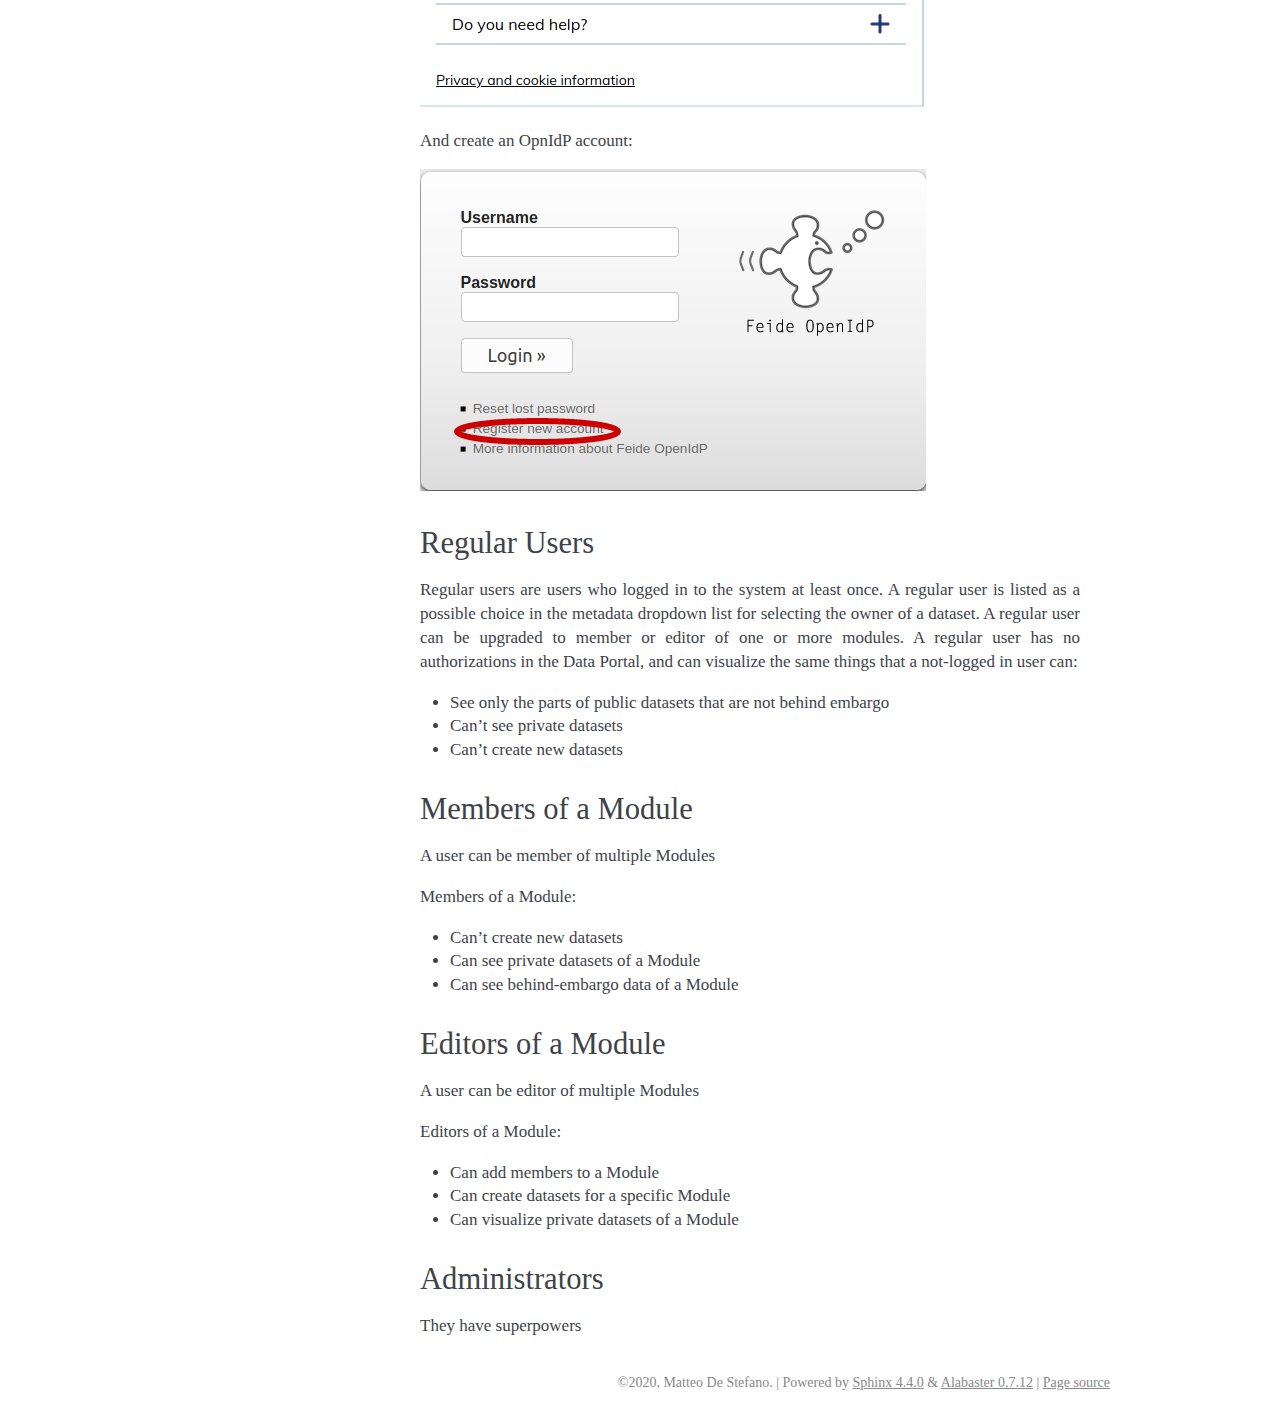
<file: users.html>
<!DOCTYPE html>

<html>
  <head>
    <meta charset="utf-8" />
    <meta name="viewport" content="width=device-width, initial-scale=1.0" /><meta name="generator" content="Docutils 0.17.1: http://docutils.sourceforge.net/" />

    <title>User types &#8212; COAT Data Portal 0.1 documentation</title>
    <link rel="stylesheet" type="text/css" href="_static/pygments.css" />
    <link rel="stylesheet" type="text/css" href="_static/alabaster.css" />
    <script data-url_root="./" id="documentation_options" src="_static/documentation_options.js"></script>
    <script src="_static/jquery.js"></script>
    <script src="_static/underscore.js"></script>
    <script src="_static/doctools.js"></script>
    <link rel="author" title="About these documents" href="about.html" />
    <link rel="index" title="Index" href="genindex.html" />
    <link rel="search" title="Search" href="search.html" />
    <link rel="next" title="Data formatting" href="formatting.html" />
    <link rel="prev" title="About the Data Portal" href="about.html" />
   
  <link rel="stylesheet" href="_static/custom.css" type="text/css" />
  
  
  <meta name="viewport" content="width=device-width, initial-scale=0.9, maximum-scale=0.9" />

  </head><body>
  

    <div class="document">
      <div class="documentwrapper">
        <div class="bodywrapper">
          

          <div class="body" role="main">
            
  <section id="user-types">
<span id="users"></span><h1>User types<a class="headerlink" href="#user-types" title="Permalink to this headline">¶</a></h1>
<p>COAT researchers and data managers can login to the Data Portal using their FEIDE account.
External users cannot log into the data portal, and can only see those parts of public datasets that are not behind embargo.
There are different roles which can be assigned to COAT users</p>
<ul class="simple">
<li><p>regular users</p></li>
<li><p>members of a module</p></li>
<li><p>editors of a module</p></li>
<li><p>administrators</p></li>
</ul>
<p>To be registered in the Data Portal, users need to login once.
After the first login, users can be added to modules (by administrators or module editors).</p>
<section id="login-with-feide">
<h2>Login with Feide<a class="headerlink" href="#login-with-feide" title="Permalink to this headline">¶</a></h2>
<p>To create a user in the Data Portal you need to login fo the first time using FEIDE. [Eeva: add info what to do when one does not have Feide, this is the case for e.g. NPI]</p>
<img alt="_images/feide.png" src="_images/feide.png" />
<p>If your institution is not available in Feide, you have to login using a Feide guest account:</p>
<img alt="_images/feide_guest.png" src="_images/feide_guest.png" />
<p>And create an OpnIdP account:</p>
<img alt="_images/openidp.png" src="_images/openidp.png" />
</section>
<section id="regular-users">
<h2>Regular Users<a class="headerlink" href="#regular-users" title="Permalink to this headline">¶</a></h2>
<p>Regular users are users who logged in to the system at least once.
A regular user is listed as a possible choice in the metadata dropdown list for selecting the owner of a dataset.
A regular user can be upgraded to member or editor of one or more modules.
A regular user has no authorizations in the Data Portal,
and can visualize the same things that a not-logged in user can:</p>
<ul class="simple">
<li><p>See only the parts of public datasets that are not behind embargo</p></li>
<li><p>Can’t see private datasets</p></li>
<li><p>Can’t create new datasets</p></li>
</ul>
</section>
<section id="members-of-a-module">
<h2>Members of a Module<a class="headerlink" href="#members-of-a-module" title="Permalink to this headline">¶</a></h2>
<p>A user can be member of multiple Modules</p>
<p>Members of a Module:</p>
<ul class="simple">
<li><p>Can’t create new datasets</p></li>
<li><p>Can see private datasets of a Module</p></li>
<li><p>Can see behind-embargo data of a Module</p></li>
</ul>
</section>
<section id="editors-of-a-module">
<h2>Editors of a Module<a class="headerlink" href="#editors-of-a-module" title="Permalink to this headline">¶</a></h2>
<p>A user can be editor of multiple Modules</p>
<p>Editors of a Module:</p>
<ul class="simple">
<li><p>Can add members to a Module</p></li>
<li><p>Can create datasets for a specific Module</p></li>
<li><p>Can visualize private datasets of a Module</p></li>
</ul>
</section>
<section id="administrators">
<h2>Administrators<a class="headerlink" href="#administrators" title="Permalink to this headline">¶</a></h2>
<p>They have superpowers</p>
</section>
</section>


          </div>
          
        </div>
      </div>
      <div class="sphinxsidebar" role="navigation" aria-label="main navigation">
        <div class="sphinxsidebarwrapper">
<h1 class="logo"><a href="index.html">COAT Data Portal</a></h1>








<h3>Navigation</h3>
<ul>
<li class="toctree-l1"><a class="reference internal" href="about.html">About the Data Portal</a></li>
</ul>
<ul class="current">
<li class="toctree-l1 current"><a class="current reference internal" href="#">User types</a><ul>
<li class="toctree-l2"><a class="reference internal" href="#login-with-feide">Login with Feide</a></li>
<li class="toctree-l2"><a class="reference internal" href="#regular-users">Regular Users</a></li>
<li class="toctree-l2"><a class="reference internal" href="#members-of-a-module">Members of a Module</a></li>
<li class="toctree-l2"><a class="reference internal" href="#editors-of-a-module">Editors of a Module</a></li>
<li class="toctree-l2"><a class="reference internal" href="#administrators">Administrators</a></li>
</ul>
</li>
</ul>
<ul>
<li class="toctree-l1"><a class="reference internal" href="formatting.html">Data formatting</a></li>
</ul>
<ul>
<li class="toctree-l1"><a class="reference internal" href="check.html">Quick check</a></li>
</ul>
<ul>
<li class="toctree-l1"><a class="reference internal" href="protocol.html">Upload a protocol</a></li>
</ul>
<ul>
<li class="toctree-l1"><a class="reference internal" href="data.html">Data upload</a></li>
</ul>
<ul>
<li class="toctree-l1"><a class="reference internal" href="download.html">Data download</a></li>
</ul>

<div class="relations">
<h3>Related Topics</h3>
<ul>
  <li><a href="index.html">Documentation overview</a><ul>
      <li>Previous: <a href="about.html" title="previous chapter">About the Data Portal</a></li>
      <li>Next: <a href="formatting.html" title="next chapter">Data formatting</a></li>
  </ul></li>
</ul>
</div>
<div id="searchbox" style="display: none" role="search">
  <h3 id="searchlabel">Quick search</h3>
    <div class="searchformwrapper">
    <form class="search" action="search.html" method="get">
      <input type="text" name="q" aria-labelledby="searchlabel" autocomplete="off" autocorrect="off" autocapitalize="off" spellcheck="false"/>
      <input type="submit" value="Go" />
    </form>
    </div>
</div>
<script>$('#searchbox').show(0);</script>








        </div>
      </div>
      <div class="clearer"></div>
    </div>
    <div class="footer">
      &copy;2020, Matteo De Stefano.
      
      |
      Powered by <a href="http://sphinx-doc.org/">Sphinx 4.4.0</a>
      &amp; <a href="https://github.com/bitprophet/alabaster">Alabaster 0.7.12</a>
      
      |
      <a href="_sources/users.rst.txt"
          rel="nofollow">Page source</a>
    </div>

    

    
  </body>
</html>
</file>
<file: _static/pygments.css>
pre { line-height: 125%; }
td.linenos .normal { color: inherit; background-color: transparent; padding-left: 5px; padding-right: 5px; }
span.linenos { color: inherit; background-color: transparent; padding-left: 5px; padding-right: 5px; }
td.linenos .special { color: #000000; background-color: #ffffc0; padding-left: 5px; padding-right: 5px; }
span.linenos.special { color: #000000; background-color: #ffffc0; padding-left: 5px; padding-right: 5px; }
.highlight .hll { background-color: #ffffcc }
.highlight { background: #f8f8f8; }
.highlight .c { color: #8f5902; font-style: italic } /* Comment */
.highlight .err { color: #a40000; border: 1px solid #ef2929 } /* Error */
.highlight .g { color: #000000 } /* Generic */
.highlight .k { color: #004461; font-weight: bold } /* Keyword */
.highlight .l { color: #000000 } /* Literal */
.highlight .n { color: #000000 } /* Name */
.highlight .o { color: #582800 } /* Operator */
.highlight .x { color: #000000 } /* Other */
.highlight .p { color: #000000; font-weight: bold } /* Punctuation */
.highlight .ch { color: #8f5902; font-style: italic } /* Comment.Hashbang */
.highlight .cm { color: #8f5902; font-style: italic } /* Comment.Multiline */
.highlight .cp { color: #8f5902 } /* Comment.Preproc */
.highlight .cpf { color: #8f5902; font-style: italic } /* Comment.PreprocFile */
.highlight .c1 { color: #8f5902; font-style: italic } /* Comment.Single */
.highlight .cs { color: #8f5902; font-style: italic } /* Comment.Special */
.highlight .gd { color: #a40000 } /* Generic.Deleted */
.highlight .ge { color: #000000; font-style: italic } /* Generic.Emph */
.highlight .gr { color: #ef2929 } /* Generic.Error */
.highlight .gh { color: #000080; font-weight: bold } /* Generic.Heading */
.highlight .gi { color: #00A000 } /* Generic.Inserted */
.highlight .go { color: #888888 } /* Generic.Output */
.highlight .gp { color: #745334 } /* Generic.Prompt */
.highlight .gs { color: #000000; font-weight: bold } /* Generic.Strong */
.highlight .gu { color: #800080; font-weight: bold } /* Generic.Subheading */
.highlight .gt { color: #a40000; font-weight: bold } /* Generic.Traceback */
.highlight .kc { color: #004461; font-weight: bold } /* Keyword.Constant */
.highlight .kd { color: #004461; font-weight: bold } /* Keyword.Declaration */
.highlight .kn { color: #004461; font-weight: bold } /* Keyword.Namespace */
.highlight .kp { color: #004461; font-weight: bold } /* Keyword.Pseudo */
.highlight .kr { color: #004461; font-weight: bold } /* Keyword.Reserved */
.highlight .kt { color: #004461; font-weight: bold } /* Keyword.Type */
.highlight .ld { color: #000000 } /* Literal.Date */
.highlight .m { color: #990000 } /* Literal.Number */
.highlight .s { color: #4e9a06 } /* Literal.String */
.highlight .na { color: #c4a000 } /* Name.Attribute */
.highlight .nb { color: #004461 } /* Name.Builtin */
.highlight .nc { color: #000000 } /* Name.Class */
.highlight .no { color: #000000 } /* Name.Constant */
.highlight .nd { color: #888888 } /* Name.Decorator */
.highlight .ni { color: #ce5c00 } /* Name.Entity */
.highlight .ne { color: #cc0000; font-weight: bold } /* Name.Exception */
.highlight .nf { color: #000000 } /* Name.Function */
.highlight .nl { color: #f57900 } /* Name.Label */
.highlight .nn { color: #000000 } /* Name.Namespace */
.highlight .nx { color: #000000 } /* Name.Other */
.highlight .py { color: #000000 } /* Name.Property */
.highlight .nt { color: #004461; font-weight: bold } /* Name.Tag */
.highlight .nv { color: #000000 } /* Name.Variable */
.highlight .ow { color: #004461; font-weight: bold } /* Operator.Word */
.highlight .w { color: #f8f8f8; text-decoration: underline } /* Text.Whitespace */
.highlight .mb { color: #990000 } /* Literal.Number.Bin */
.highlight .mf { color: #990000 } /* Literal.Number.Float */
.highlight .mh { color: #990000 } /* Literal.Number.Hex */
.highlight .mi { color: #990000 } /* Literal.Number.Integer */
.highlight .mo { color: #990000 } /* Literal.Number.Oct */
.highlight .sa { color: #4e9a06 } /* Literal.String.Affix */
.highlight .sb { color: #4e9a06 } /* Literal.String.Backtick */
.highlight .sc { color: #4e9a06 } /* Literal.String.Char */
.highlight .dl { color: #4e9a06 } /* Literal.String.Delimiter */
.highlight .sd { color: #8f5902; font-style: italic } /* Literal.String.Doc */
.highlight .s2 { color: #4e9a06 } /* Literal.String.Double */
.highlight .se { color: #4e9a06 } /* Literal.String.Escape */
.highlight .sh { color: #4e9a06 } /* Literal.String.Heredoc */
.highlight .si { color: #4e9a06 } /* Literal.String.Interpol */
.highlight .sx { color: #4e9a06 } /* Literal.String.Other */
.highlight .sr { color: #4e9a06 } /* Literal.String.Regex */
.highlight .s1 { color: #4e9a06 } /* Literal.String.Single */
.highlight .ss { color: #4e9a06 } /* Literal.String.Symbol */
.highlight .bp { color: #3465a4 } /* Name.Builtin.Pseudo */
.highlight .fm { color: #000000 } /* Name.Function.Magic */
.highlight .vc { color: #000000 } /* Name.Variable.Class */
.highlight .vg { color: #000000 } /* Name.Variable.Global */
.highlight .vi { color: #000000 } /* Name.Variable.Instance */
.highlight .vm { color: #000000 } /* Name.Variable.Magic */
.highlight .il { color: #990000 } /* Literal.Number.Integer.Long */
</file>
<file: _static/alabaster.css>
@import url("basic.css");

/* -- page layout ----------------------------------------------------------- */

body {
    font-family: Georgia, serif;
    font-size: 17px;
    background-color: #fff;
    color: #000;
    margin: 0;
    padding: 0;
}


div.document {
    width: 940px;
    margin: 30px auto 0 auto;
}

div.documentwrapper {
    float: left;
    width: 100%;
}

div.bodywrapper {
    margin: 0 0 0 220px;
}

div.sphinxsidebar {
    width: 220px;
    font-size: 14px;
    line-height: 1.5;
}

hr {
    border: 1px solid #B1B4B6;
}

div.body {
    background-color: #fff;
    color: #3E4349;
    padding: 0 30px 0 30px;
}

div.body > .section {
    text-align: left;
}

div.footer {
    width: 940px;
    margin: 20px auto 30px auto;
    font-size: 14px;
    color: #888;
    text-align: right;
}

div.footer a {
    color: #888;
}

p.caption {
    font-family: inherit;
    font-size: inherit;
}


div.relations {
    display: none;
}


div.sphinxsidebar a {
    color: #444;
    text-decoration: none;
    border-bottom: 1px dotted #999;
}

div.sphinxsidebar a:hover {
    border-bottom: 1px solid #999;
}

div.sphinxsidebarwrapper {
    padding: 18px 10px;
}

div.sphinxsidebarwrapper p.logo {
    padding: 0;
    margin: -10px 0 0 0px;
    text-align: center;
}

div.sphinxsidebarwrapper h1.logo {
    margin-top: -10px;
    text-align: center;
    margin-bottom: 5px;
    text-align: left;
}

div.sphinxsidebarwrapper h1.logo-name {
    margin-top: 0px;
}

div.sphinxsidebarwrapper p.blurb {
    margin-top: 0;
    font-style: normal;
}

div.sphinxsidebar h3,
div.sphinxsidebar h4 {
    font-family: Georgia, serif;
    color: #444;
    font-size: 24px;
    font-weight: normal;
    margin: 0 0 5px 0;
    padding: 0;
}

div.sphinxsidebar h4 {
    font-size: 20px;
}

div.sphinxsidebar h3 a {
    color: #444;
}

div.sphinxsidebar p.logo a,
div.sphinxsidebar h3 a,
div.sphinxsidebar p.logo a:hover,
div.sphinxsidebar h3 a:hover {
    border: none;
}

div.sphinxsidebar p {
    color: #555;
    margin: 10px 0;
}

div.sphinxsidebar ul {
    margin: 10px 0;
    padding: 0;
    color: #000;
}

div.sphinxsidebar ul li.toctree-l1 > a {
    font-size: 120%;
}

div.sphinxsidebar ul li.toctree-l2 > a {
    font-size: 110%;
}

div.sphinxsidebar input {
    border: 1px solid #CCC;
    font-family: Georgia, serif;
    font-size: 1em;
}

div.sphinxsidebar hr {
    border: none;
    height: 1px;
    color: #AAA;
    background: #AAA;

    text-align: left;
    margin-left: 0;
    width: 50%;
}

div.sphinxsidebar .badge {
    border-bottom: none;
}

div.sphinxsidebar .badge:hover {
    border-bottom: none;
}

/* To address an issue with donation coming after search */
div.sphinxsidebar h3.donation {
    margin-top: 10px;
}

/* -- body styles ----------------------------------------------------------- */

a {
    color: #004B6B;
    text-decoration: underline;
}

a:hover {
    color: #6D4100;
    text-decoration: underline;
}

div.body h1,
div.body h2,
div.body h3,
div.body h4,
div.body h5,
div.body h6 {
    font-family: Georgia, serif;
    font-weight: normal;
    margin: 30px 0px 10px 0px;
    padding: 0;
}

div.body h1 { margin-top: 0; padding-top: 0; font-size: 240%; }
div.body h2 { font-size: 180%; }
div.body h3 { font-size: 150%; }
div.body h4 { font-size: 130%; }
div.body h5 { font-size: 100%; }
div.body h6 { font-size: 100%; }

a.headerlink {
    color: #DDD;
    padding: 0 4px;
    text-decoration: none;
}

a.headerlink:hover {
    color: #444;
    background: #EAEAEA;
}

div.body p, div.body dd, div.body li {
    line-height: 1.4em;
}

div.admonition {
    margin: 20px 0px;
    padding: 10px 30px;
    background-color: #EEE;
    border: 1px solid #CCC;
}

div.admonition tt.xref, div.admonition code.xref, div.admonition a tt {
    background-color: #FBFBFB;
    border-bottom: 1px solid #fafafa;
}

div.admonition p.admonition-title {
    font-family: Georgia, serif;
    font-weight: normal;
    font-size: 24px;
    margin: 0 0 10px 0;
    padding: 0;
    line-height: 1;
}

div.admonition p.last {
    margin-bottom: 0;
}

div.highlight {
    background-color: #fff;
}

dt:target, .highlight {
    background: #FAF3E8;
}

div.warning {
    background-color: #FCC;
    border: 1px solid #FAA;
}

div.danger {
    background-color: #FCC;
    border: 1px solid #FAA;
    -moz-box-shadow: 2px 2px 4px #D52C2C;
    -webkit-box-shadow: 2px 2px 4px #D52C2C;
    box-shadow: 2px 2px 4px #D52C2C;
}

div.error {
    background-color: #FCC;
    border: 1px solid #FAA;
    -moz-box-shadow: 2px 2px 4px #D52C2C;
    -webkit-box-shadow: 2px 2px 4px #D52C2C;
    box-shadow: 2px 2px 4px #D52C2C;
}

div.caution {
    background-color: #FCC;
    border: 1px solid #FAA;
}

div.attention {
    background-color: #FCC;
    border: 1px solid #FAA;
}

div.important {
    background-color: #EEE;
    border: 1px solid #CCC;
}

div.note {
    background-color: #EEE;
    border: 1px solid #CCC;
}

div.tip {
    background-color: #EEE;
    border: 1px solid #CCC;
}

div.hint {
    background-color: #EEE;
    border: 1px solid #CCC;
}

div.seealso {
    background-color: #EEE;
    border: 1px solid #CCC;
}

div.topic {
    background-color: #EEE;
}

p.admonition-title {
    display: inline;
}

p.admonition-title:after {
    content: ":";
}

pre, tt, code {
    font-family: 'Consolas', 'Menlo', 'DejaVu Sans Mono', 'Bitstream Vera Sans Mono', monospace;
    font-size: 0.9em;
}

.hll {
    background-color: #FFC;
    margin: 0 -12px;
    padding: 0 12px;
    display: block;
}

img.screenshot {
}

tt.descname, tt.descclassname, code.descname, code.descclassname {
    font-size: 0.95em;
}

tt.descname, code.descname {
    padding-right: 0.08em;
}

img.screenshot {
    -moz-box-shadow: 2px 2px 4px #EEE;
    -webkit-box-shadow: 2px 2px 4px #EEE;
    box-shadow: 2px 2px 4px #EEE;
}

table.docutils {
    border: 1px solid #888;
    -moz-box-shadow: 2px 2px 4px #EEE;
    -webkit-box-shadow: 2px 2px 4px #EEE;
    box-shadow: 2px 2px 4px #EEE;
}

table.docutils td, table.docutils th {
    border: 1px solid #888;
    padding: 0.25em 0.7em;
}

table.field-list, table.footnote {
    border: none;
    -moz-box-shadow: none;
    -webkit-box-shadow: none;
    box-shadow: none;
}

table.footnote {
    margin: 15px 0;
    width: 100%;
    border: 1px solid #EEE;
    background: #FDFDFD;
    font-size: 0.9em;
}

table.footnote + table.footnote {
    margin-top: -15px;
    border-top: none;
}

table.field-list th {
    padding: 0 0.8em 0 0;
}

table.field-list td {
    padding: 0;
}

table.field-list p {
    margin-bottom: 0.8em;
}

/* Cloned from
 * https://github.com/sphinx-doc/sphinx/commit/ef60dbfce09286b20b7385333d63a60321784e68
 */
.field-name {
    -moz-hyphens: manual;
    -ms-hyphens: manual;
    -webkit-hyphens: manual;
    hyphens: manual;
}

table.footnote td.label {
    width: .1px;
    padding: 0.3em 0 0.3em 0.5em;
}

table.footnote td {
    padding: 0.3em 0.5em;
}

dl {
    margin: 0;
    padding: 0;
}

dl dd {
    margin-left: 30px;
}

blockquote {
    margin: 0 0 0 30px;
    padding: 0;
}

ul, ol {
    /* Matches the 30px from the narrow-screen "li > ul" selector below */
    margin: 10px 0 10px 30px;
    padding: 0;
}

pre {
    background: #EEE;
    padding: 7px 30px;
    margin: 15px 0px;
    line-height: 1.3em;
}

div.viewcode-block:target {
    background: #ffd;
}

dl pre, blockquote pre, li pre {
    margin-left: 0;
    padding-left: 30px;
}

tt, code {
    background-color: #ecf0f3;
    color: #222;
    /* padding: 1px 2px; */
}

tt.xref, code.xref, a tt {
    background-color: #FBFBFB;
    border-bottom: 1px solid #fff;
}

a.reference {
    text-decoration: none;
    border-bottom: 1px dotted #004B6B;
}

/* Don't put an underline on images */
a.image-reference, a.image-reference:hover {
    border-bottom: none;
}

a.reference:hover {
    border-bottom: 1px solid #6D4100;
}

a.footnote-reference {
    text-decoration: none;
    font-size: 0.7em;
    vertical-align: top;
    border-bottom: 1px dotted #004B6B;
}

a.footnote-reference:hover {
    border-bottom: 1px solid #6D4100;
}

a:hover tt, a:hover code {
    background: #EEE;
}


@media screen and (max-width: 870px) {

    div.sphinxsidebar {
    	display: none;
    }

    div.document {
       width: 100%;

    }

    div.documentwrapper {
    	margin-left: 0;
    	margin-top: 0;
    	margin-right: 0;
    	margin-bottom: 0;
    }

    div.bodywrapper {
    	margin-top: 0;
    	margin-right: 0;
    	margin-bottom: 0;
    	margin-left: 0;
    }

    ul {
    	margin-left: 0;
    }

	li > ul {
        /* Matches the 30px from the "ul, ol" selector above */
		margin-left: 30px;
	}

    .document {
    	width: auto;
    }

    .footer {
    	width: auto;
    }

    .bodywrapper {
    	margin: 0;
    }

    .footer {
    	width: auto;
    }

    .github {
        display: none;
    }



}



@media screen and (max-width: 875px) {

    body {
        margin: 0;
        padding: 20px 30px;
    }

    div.documentwrapper {
        float: none;
        background: #fff;
    }

    div.sphinxsidebar {
        display: block;
        float: none;
        width: 102.5%;
        margin: 50px -30px -20px -30px;
        padding: 10px 20px;
        background: #333;
        color: #FFF;
    }

    div.sphinxsidebar h3, div.sphinxsidebar h4, div.sphinxsidebar p,
    div.sphinxsidebar h3 a {
        color: #fff;
    }

    div.sphinxsidebar a {
        color: #AAA;
    }

    div.sphinxsidebar p.logo {
        display: none;
    }

    div.document {
        width: 100%;
        margin: 0;
    }

    div.footer {
        display: none;
    }

    div.bodywrapper {
        margin: 0;
    }

    div.body {
        min-height: 0;
        padding: 0;
    }

    .rtd_doc_footer {
        display: none;
    }

    .document {
        width: auto;
    }

    .footer {
        width: auto;
    }

    .footer {
        width: auto;
    }

    .github {
        display: none;
    }
}


/* misc. */

.revsys-inline {
    display: none!important;
}

/* Make nested-list/multi-paragraph items look better in Releases changelog
 * pages. Without this, docutils' magical list fuckery causes inconsistent
 * formatting between different release sub-lists.
 */
div#changelog > div.section > ul > li > p:only-child {
    margin-bottom: 0;
}

/* Hide fugly table cell borders in ..bibliography:: directive output */
table.docutils.citation, table.docutils.citation td, table.docutils.citation th {
  border: none;
  /* Below needed in some edge cases; if not applied, bottom shadows appear */
  -moz-box-shadow: none;
  -webkit-box-shadow: none;
  box-shadow: none;
}


/* relbar */

.related {
    line-height: 30px;
    width: 100%;
    font-size: 0.9rem;
}

.related.top {
    border-bottom: 1px solid #EEE;
    margin-bottom: 20px;
}

.related.bottom {
    border-top: 1px solid #EEE;
}

.related ul {
    padding: 0;
    margin: 0;
    list-style: none;
}

.related li {
    display: inline;
}

nav#rellinks {
    float: right;
}

nav#rellinks li+li:before {
    content: "|";
}

nav#breadcrumbs li+li:before {
    content: "\00BB";
}

/* Hide certain items when printing */
@media print {
    div.related {
        display: none;
    }
}
</file>
<file: _static/custom.css>
body p {
     text-align:justify;
}
</file>
